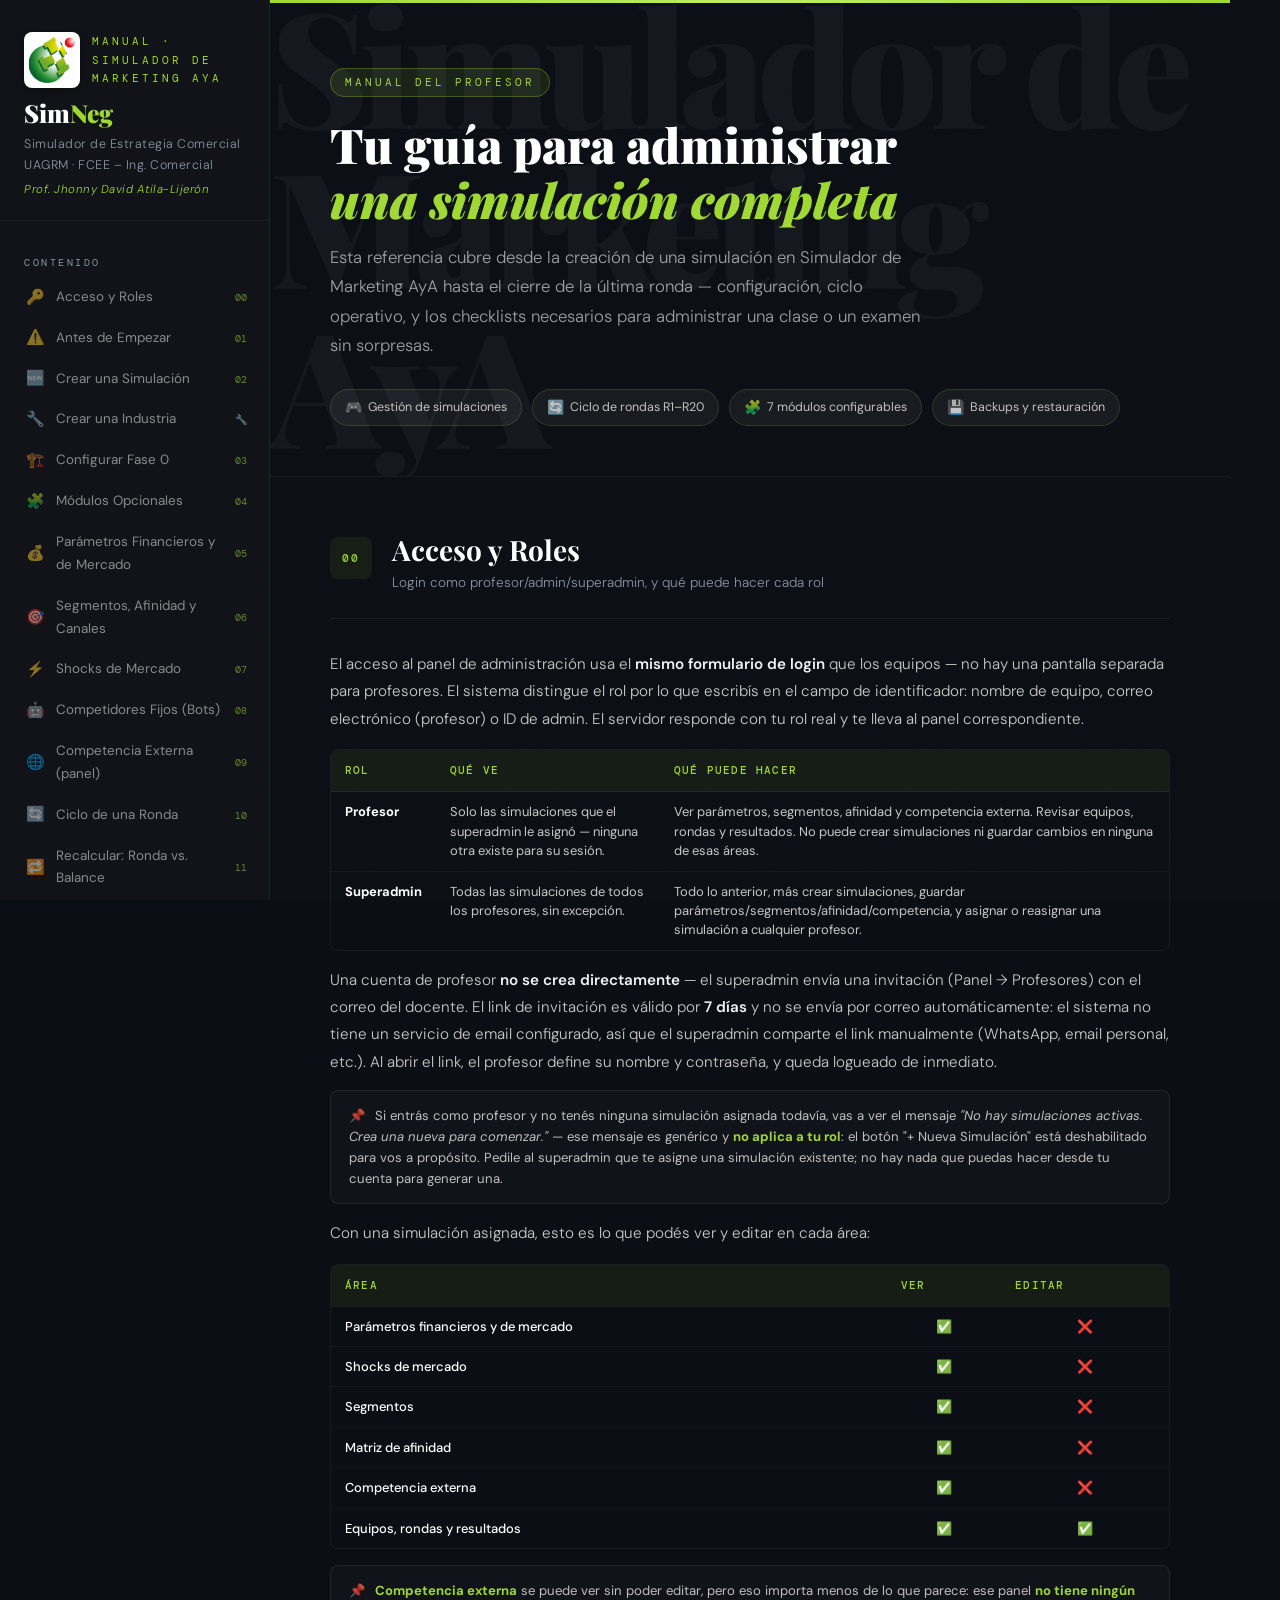
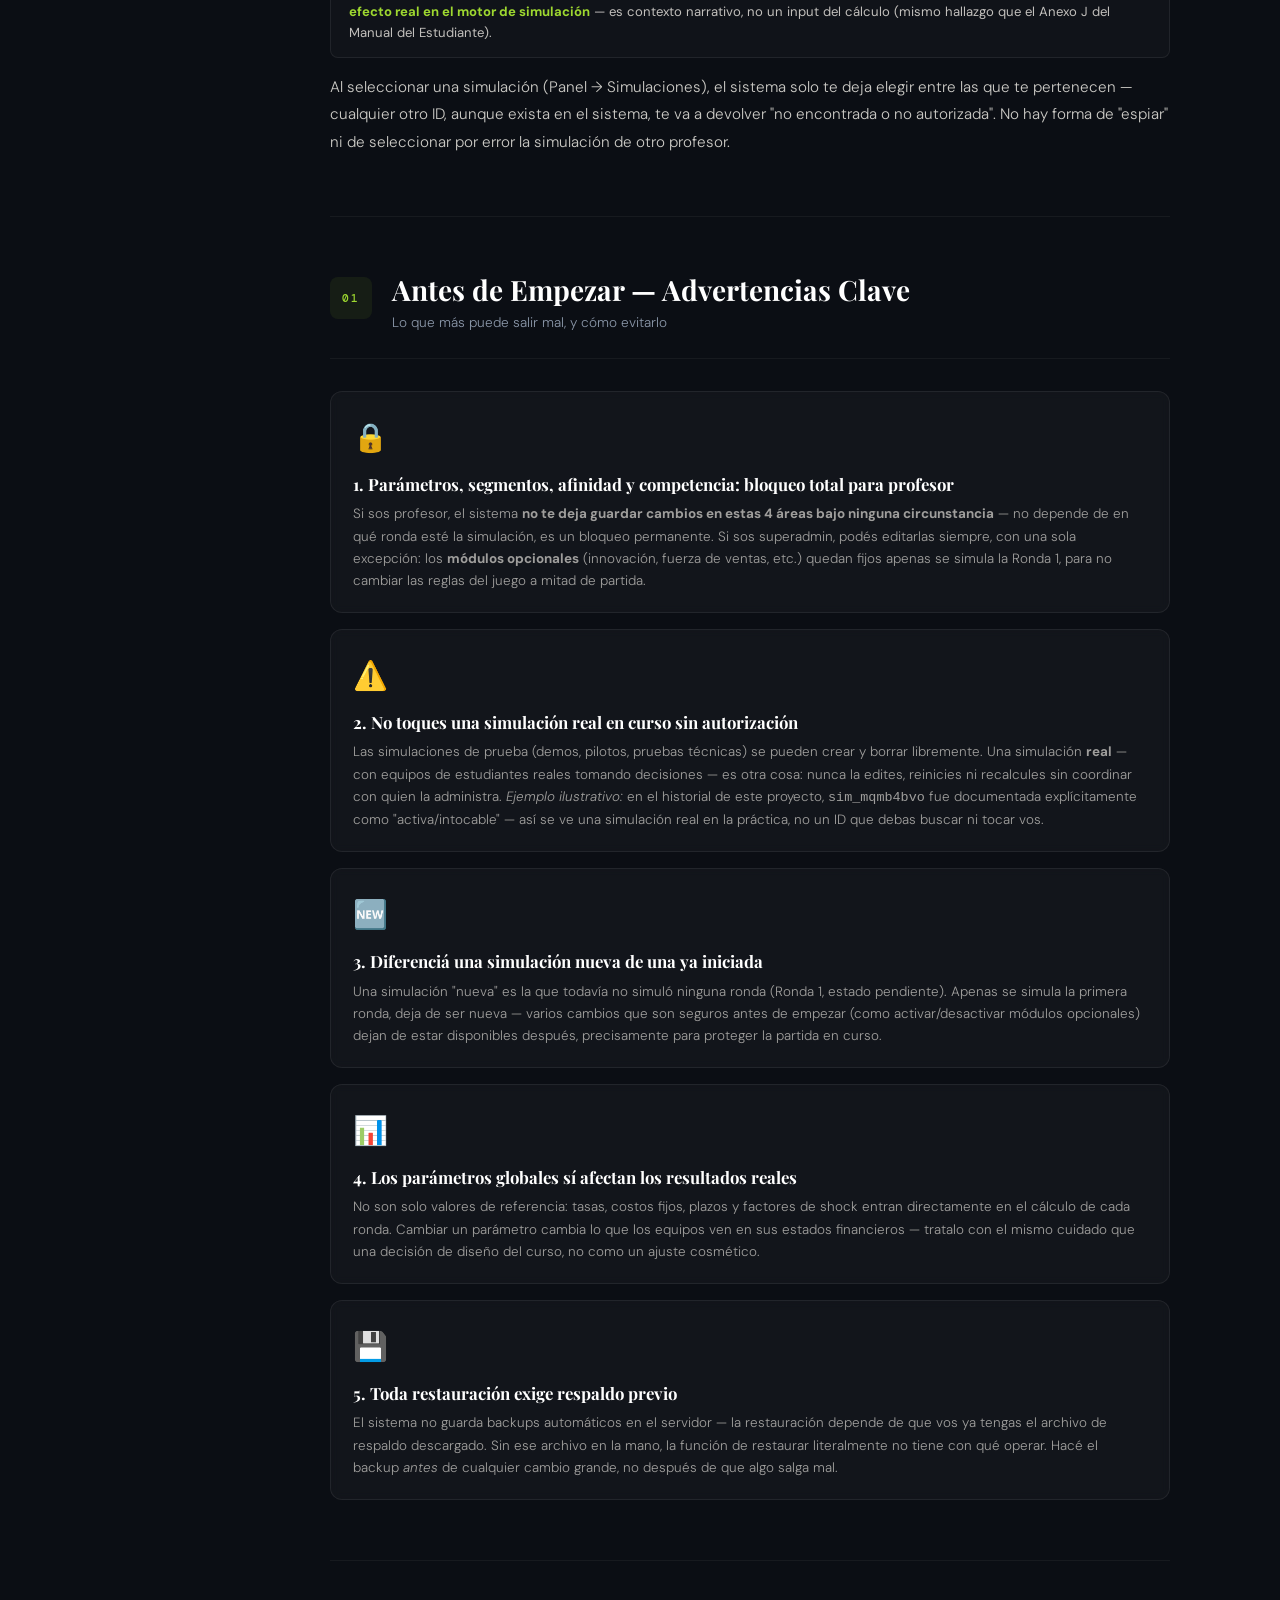
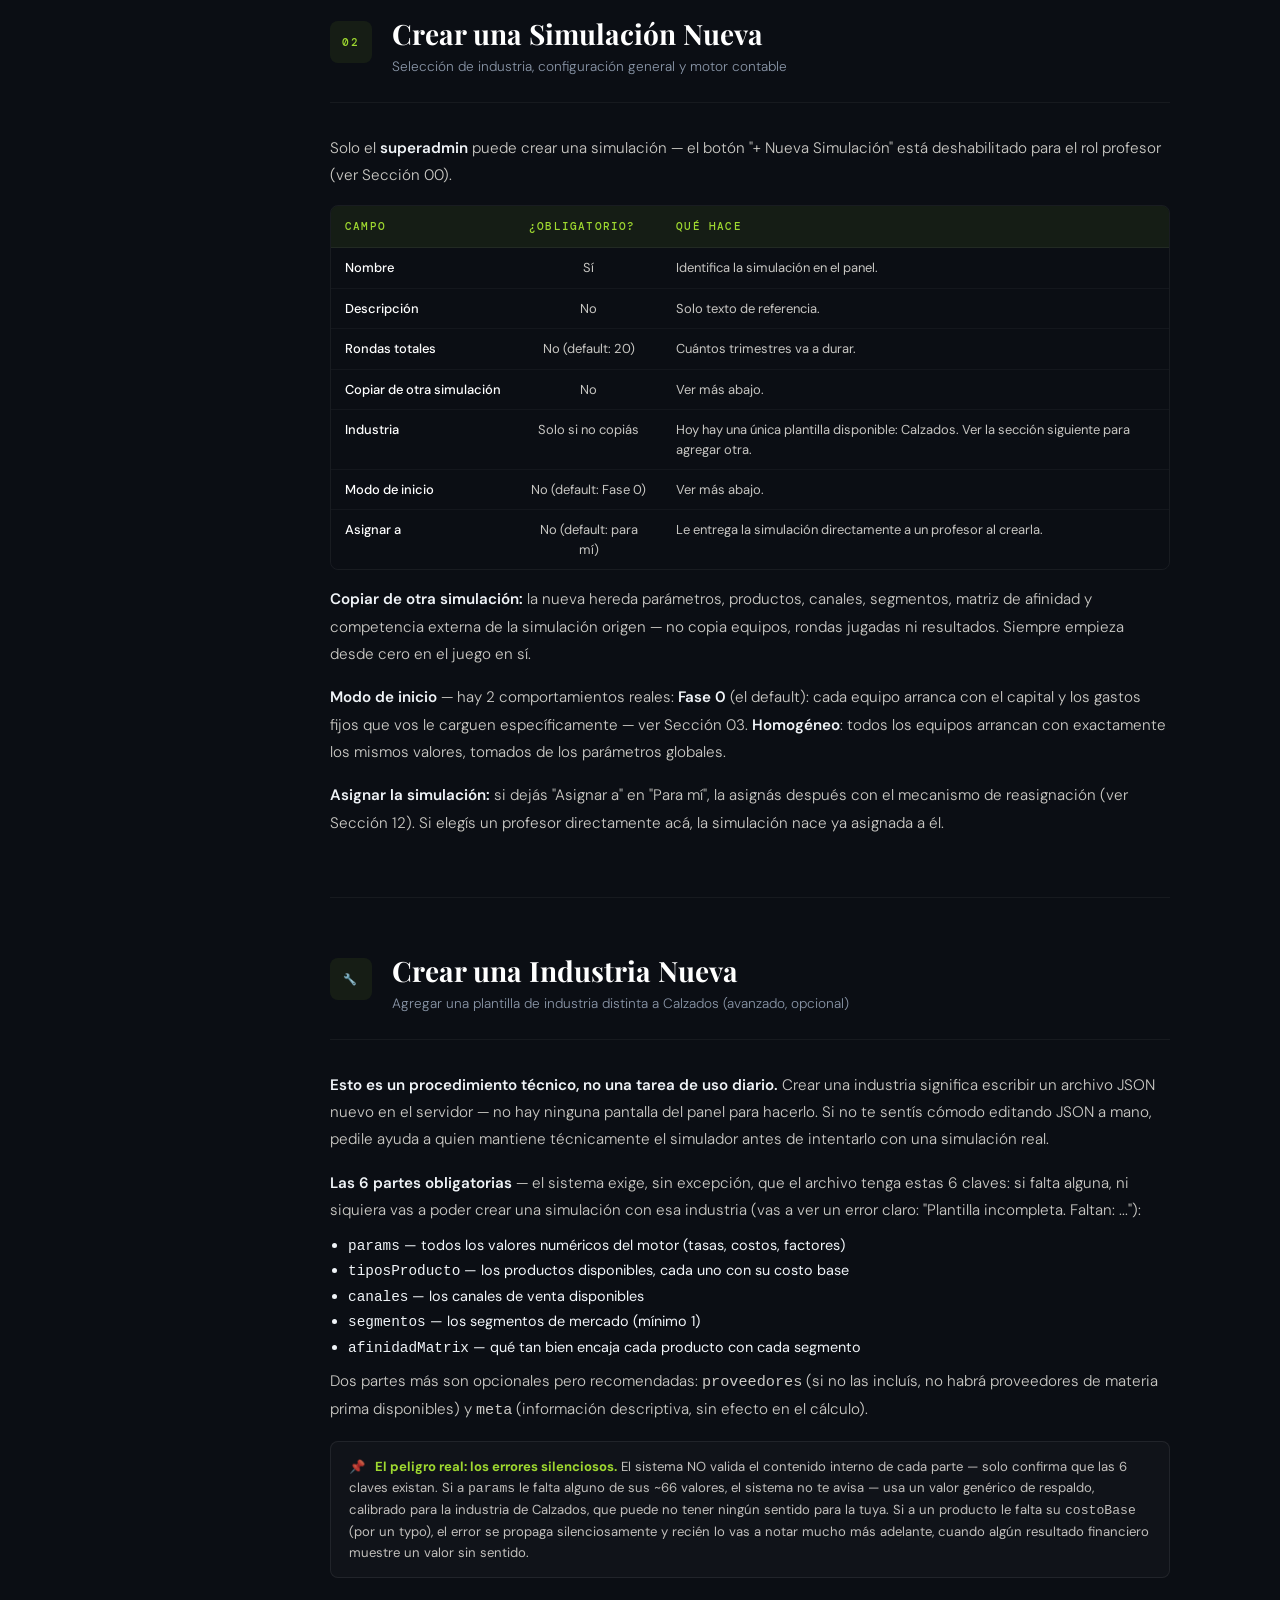
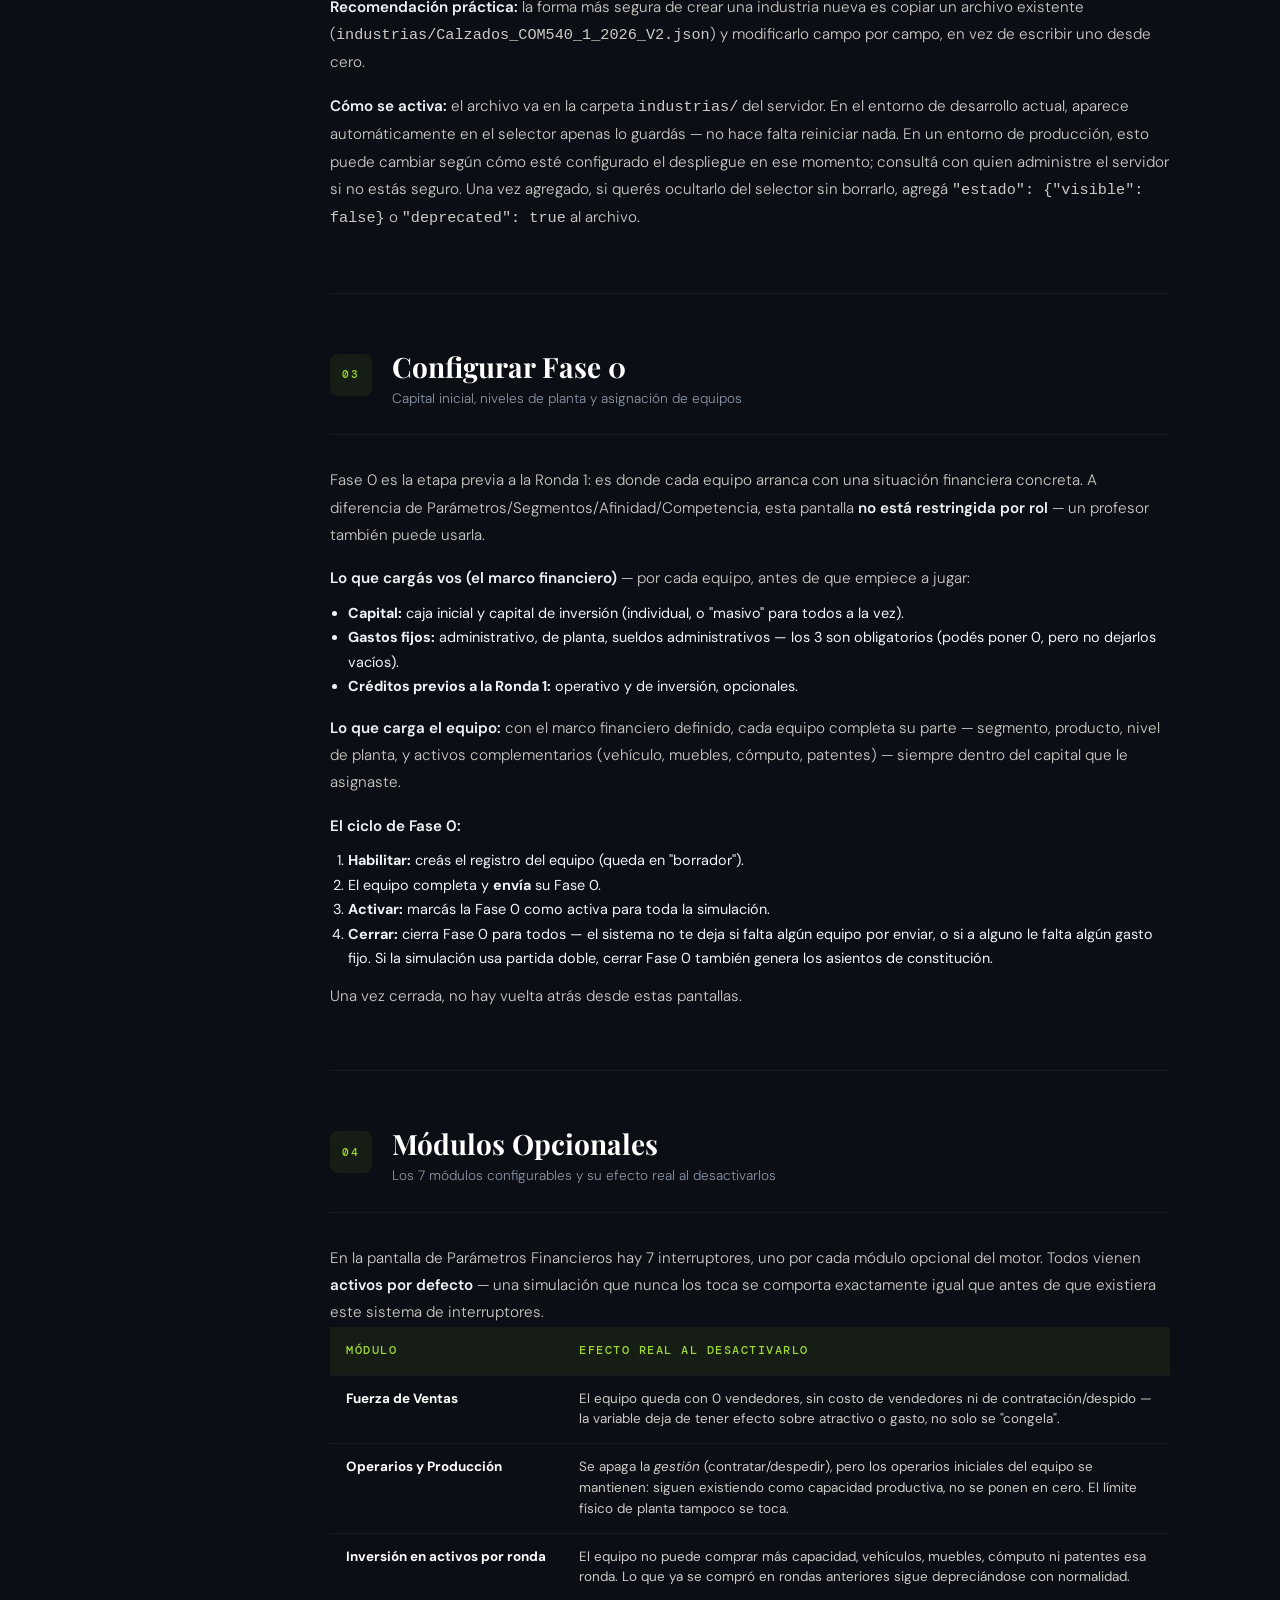
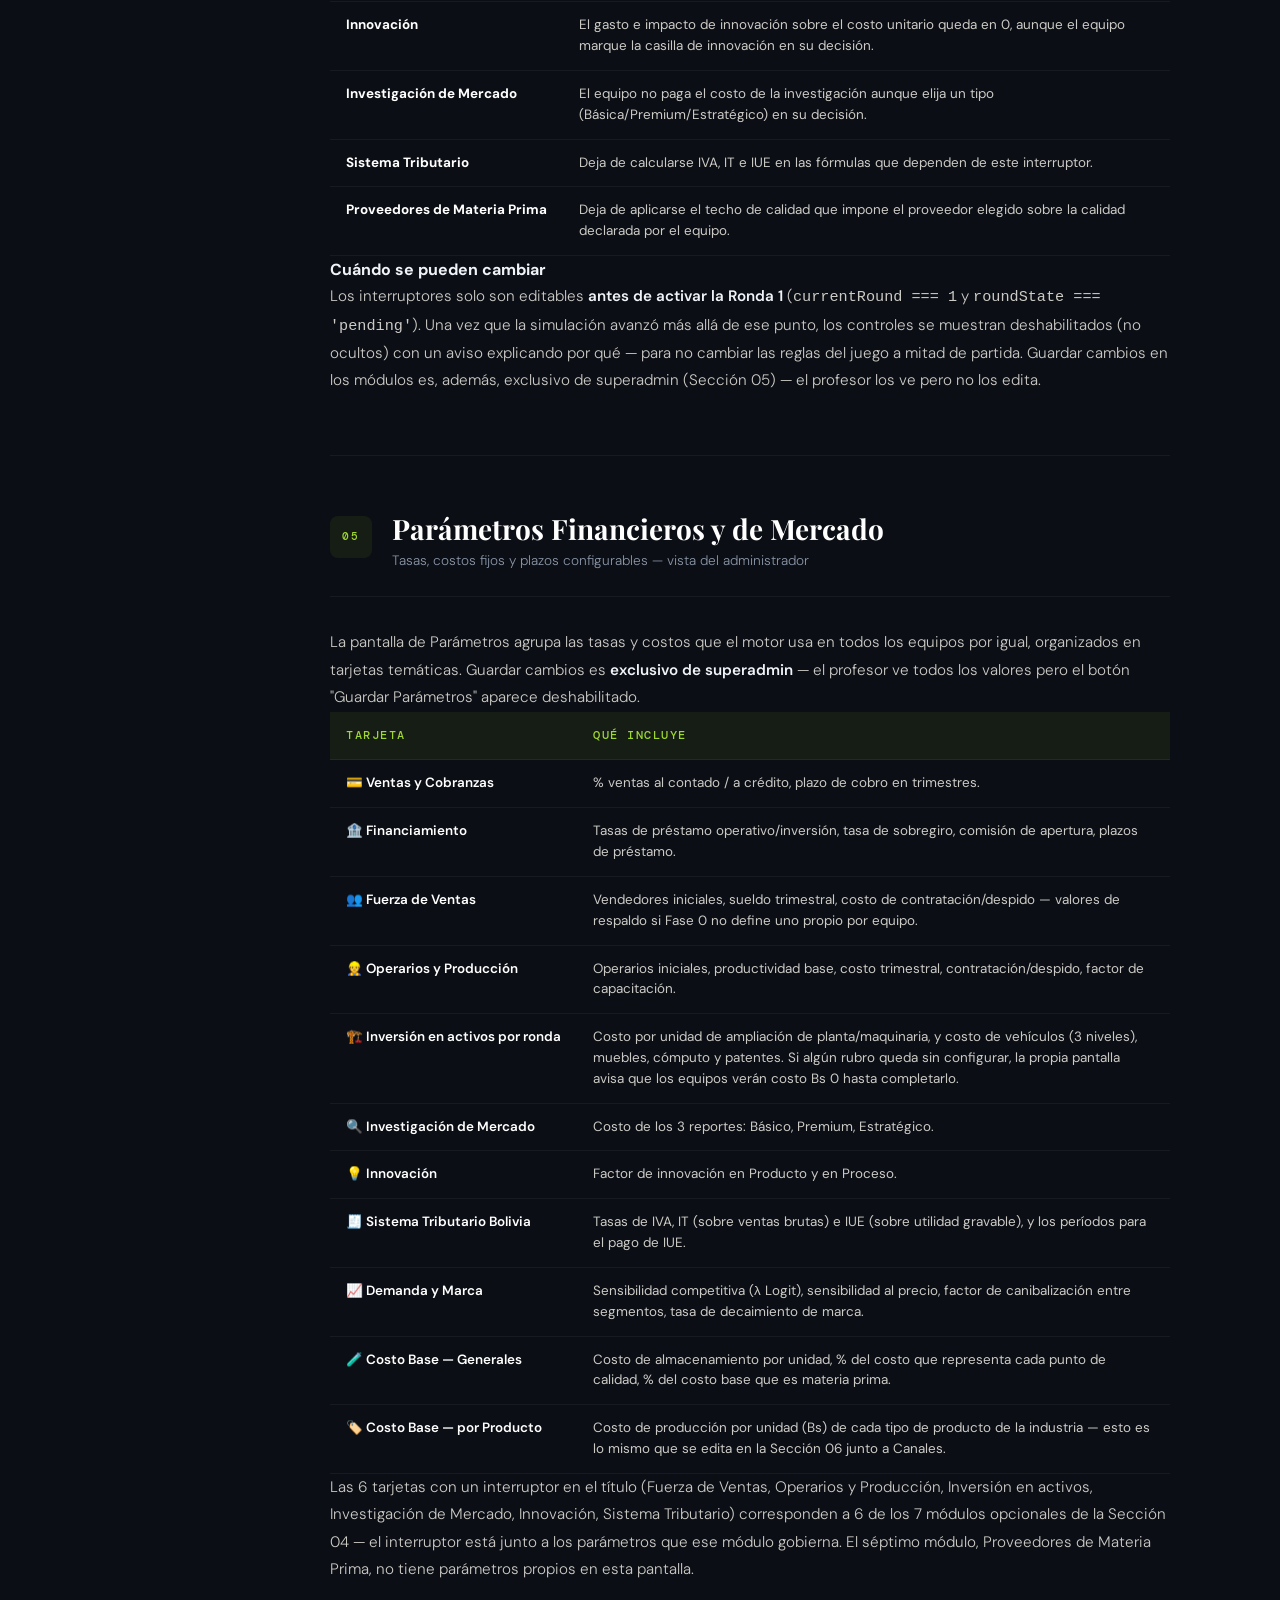
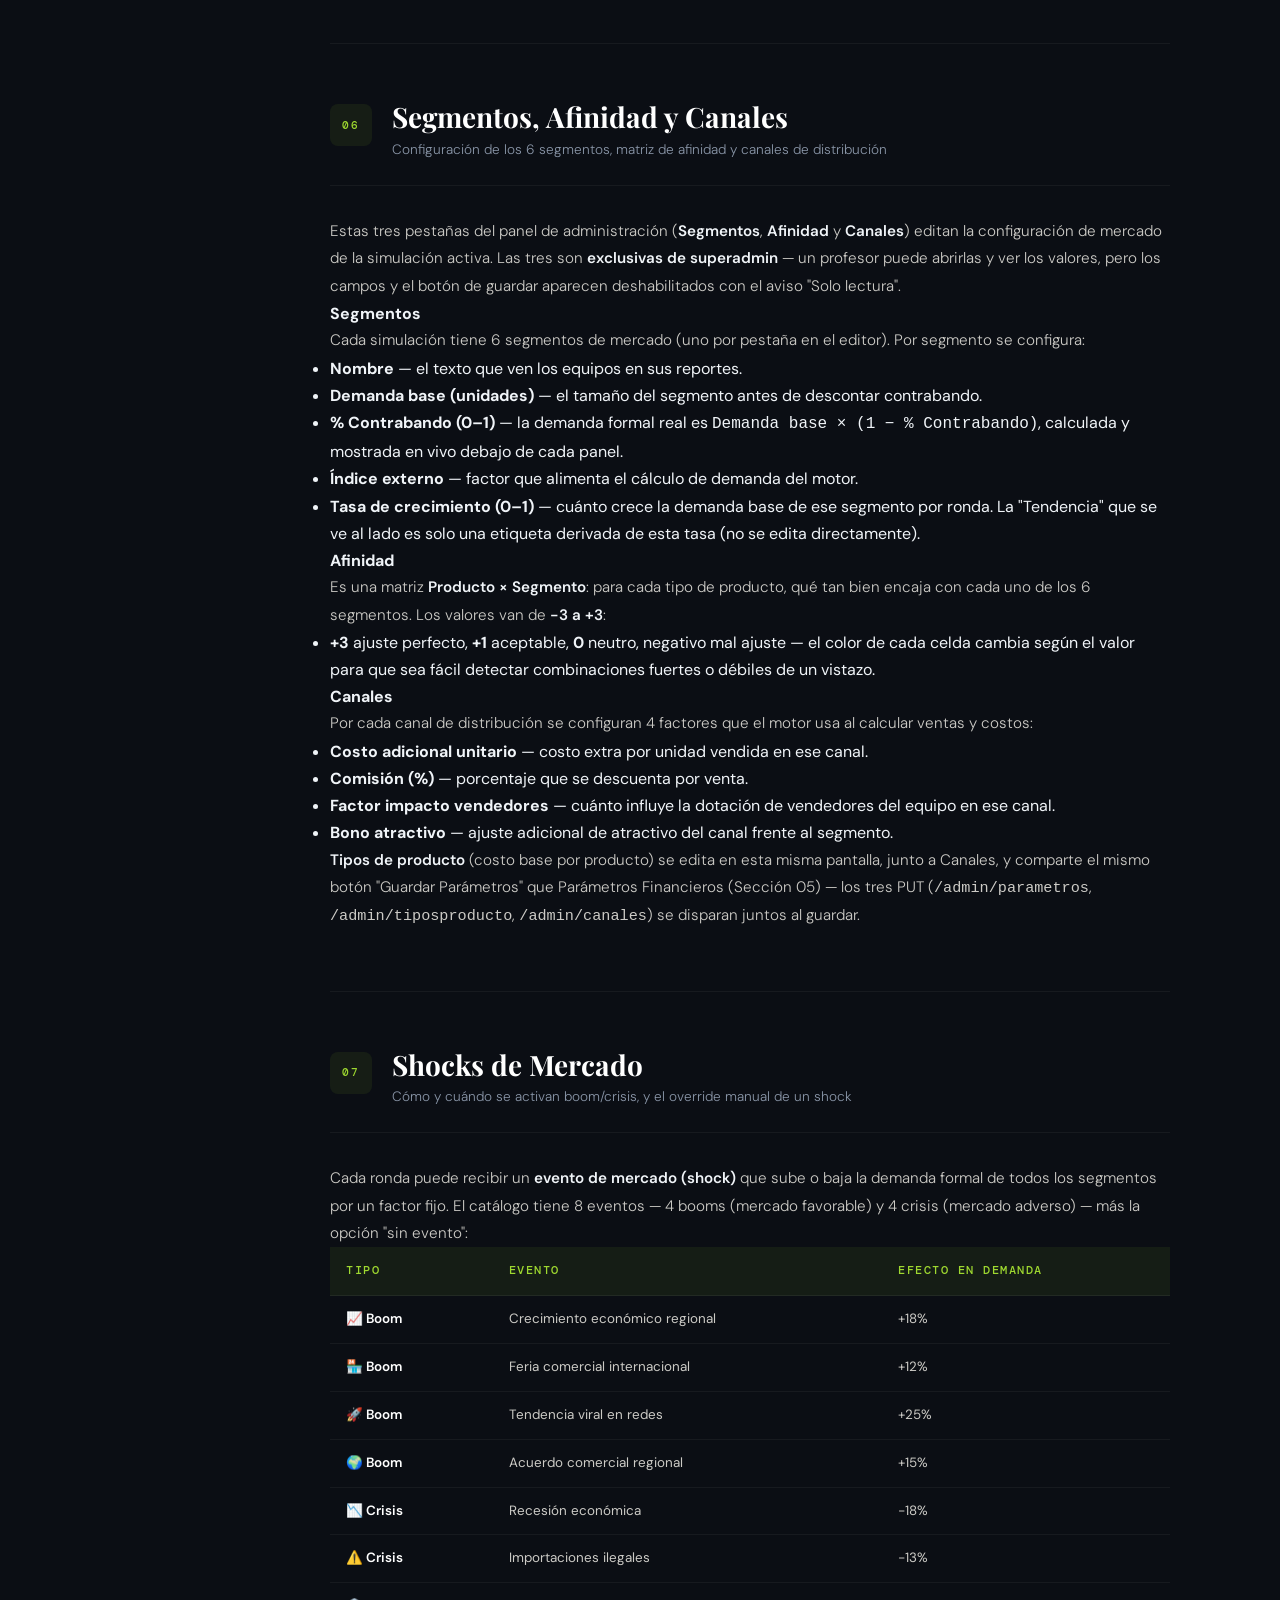
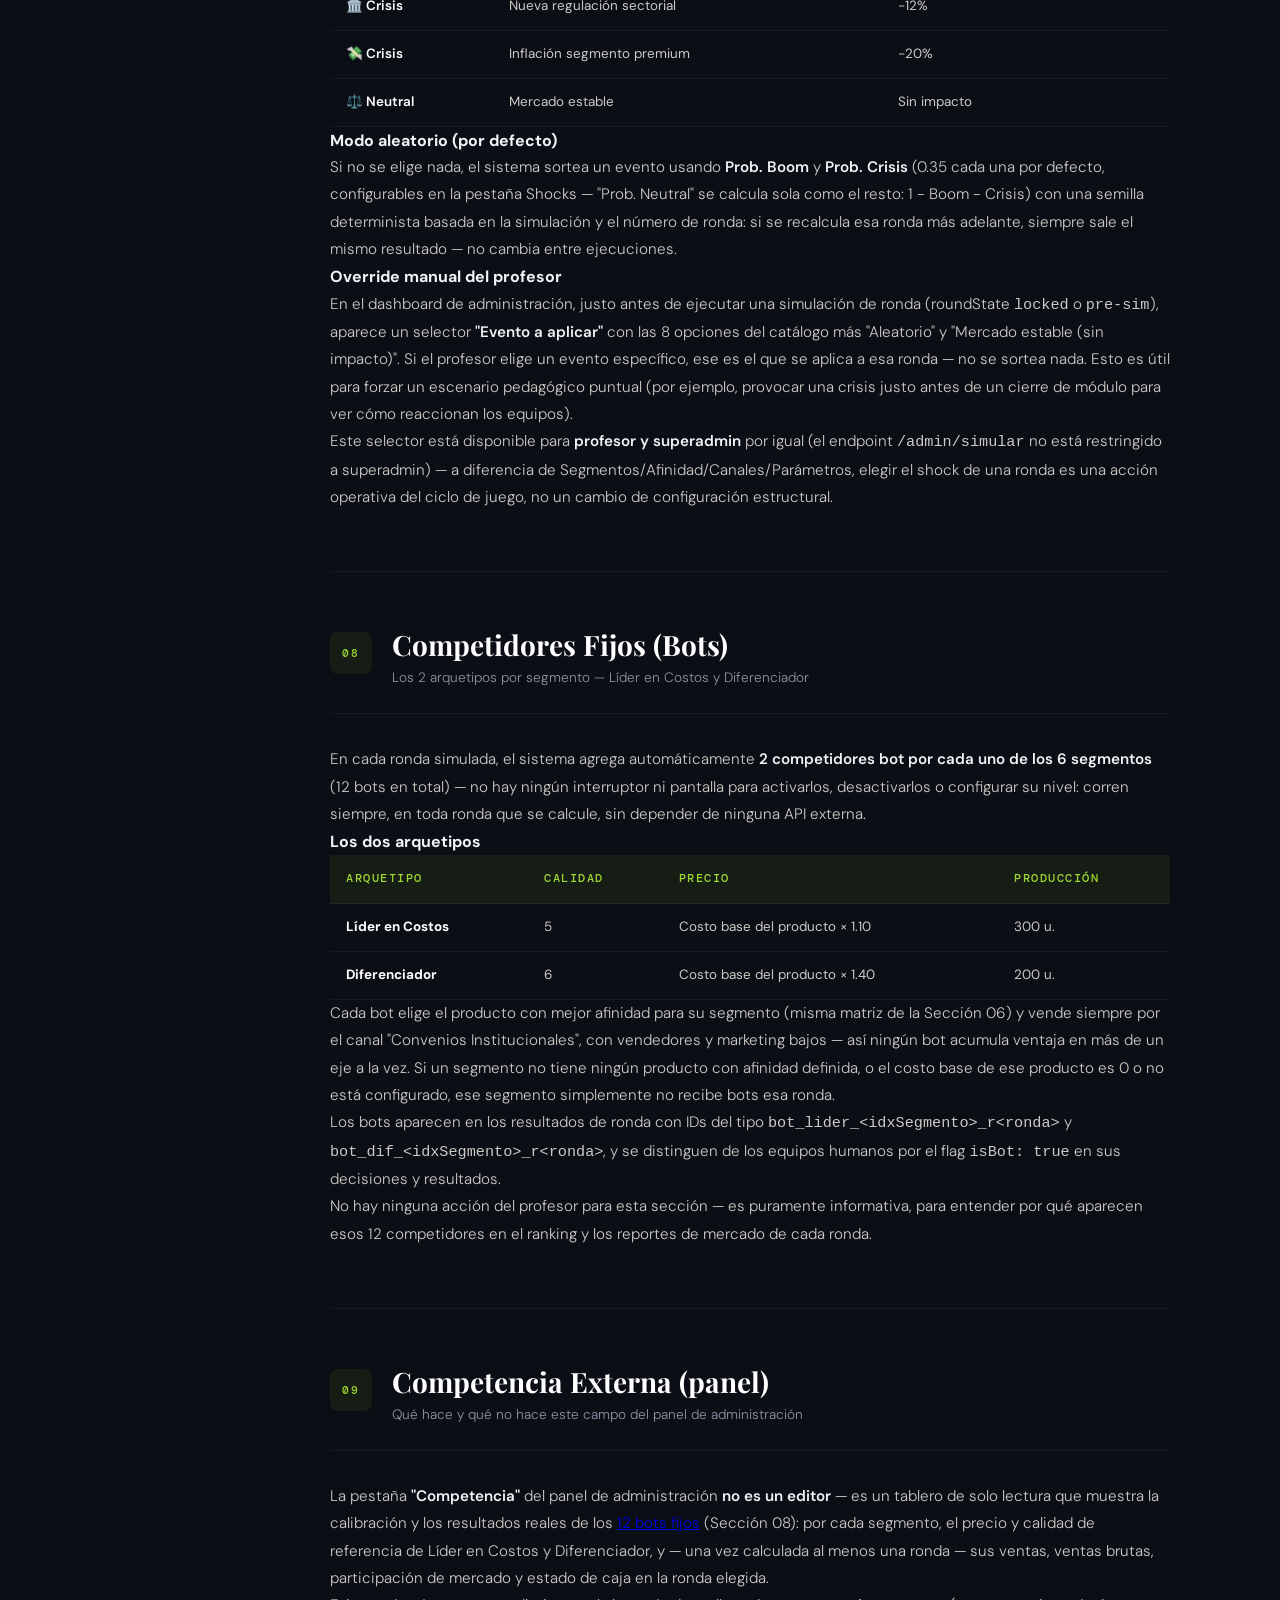
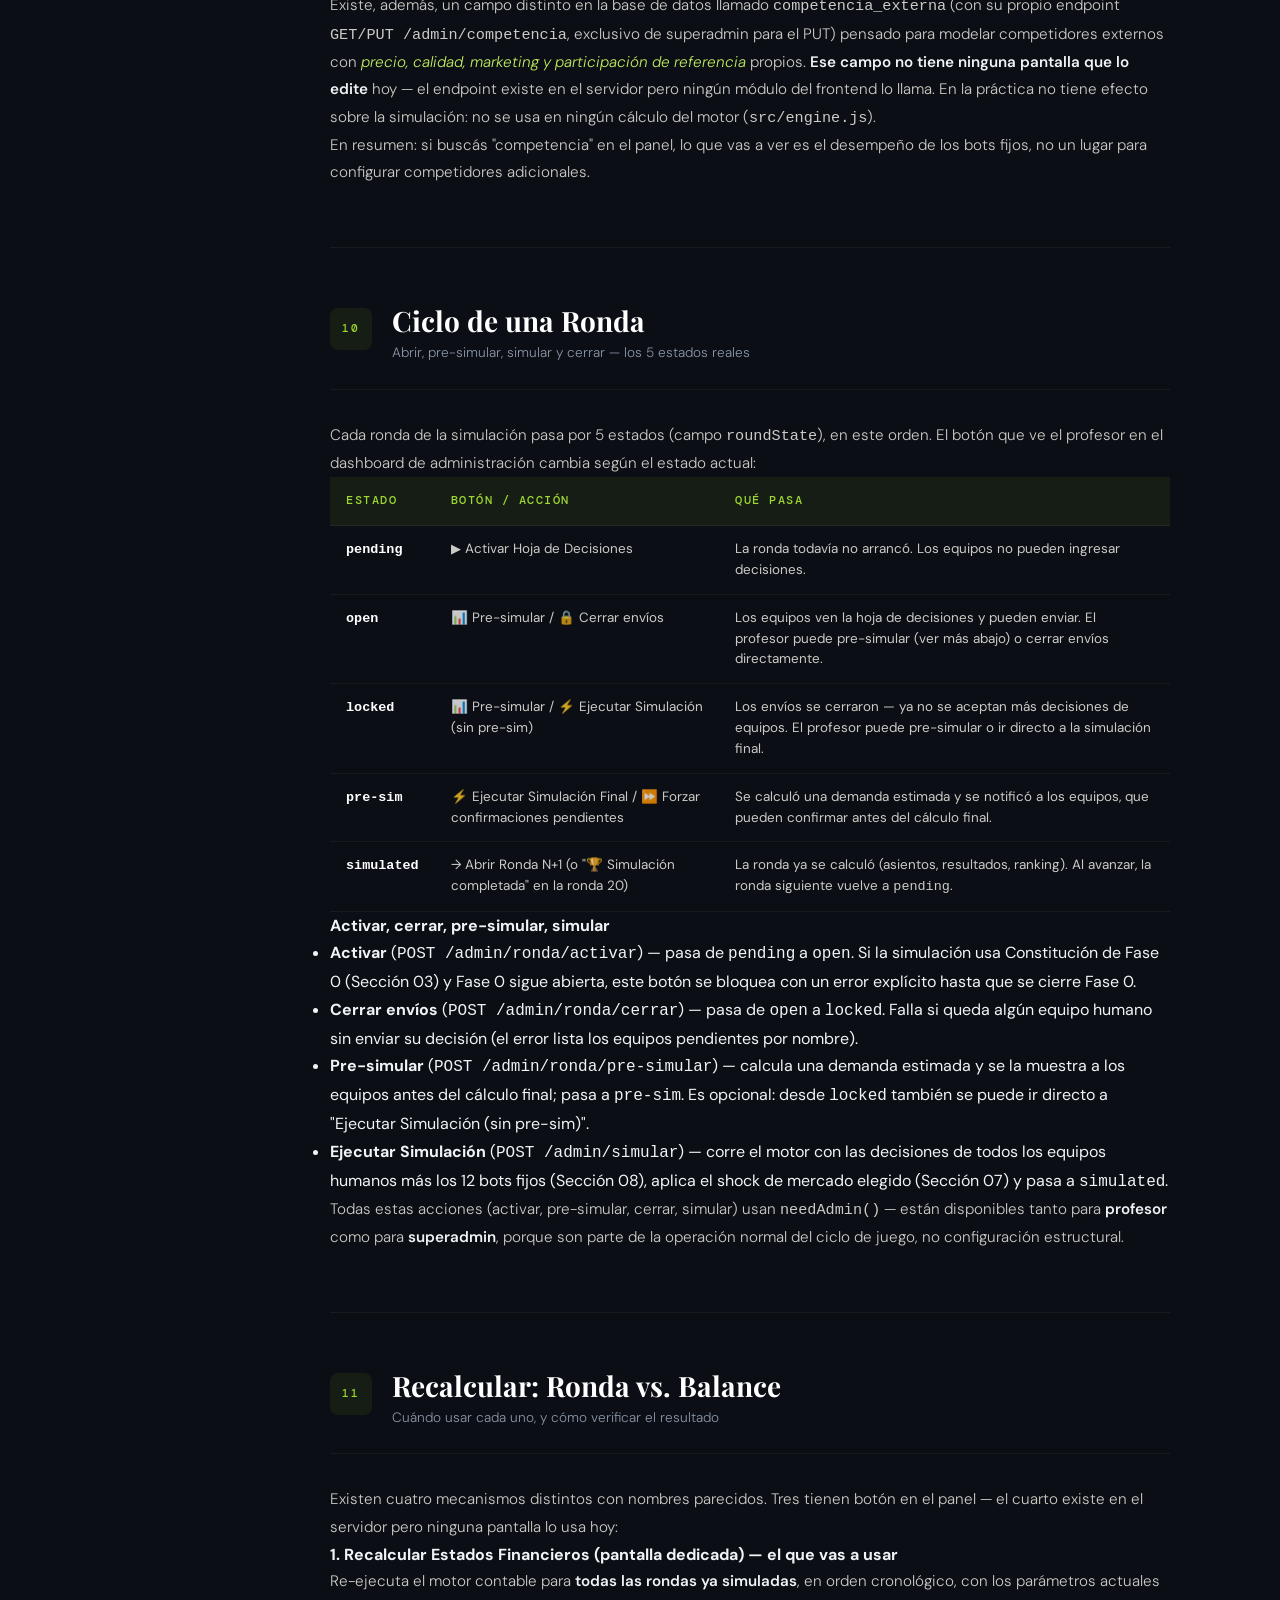
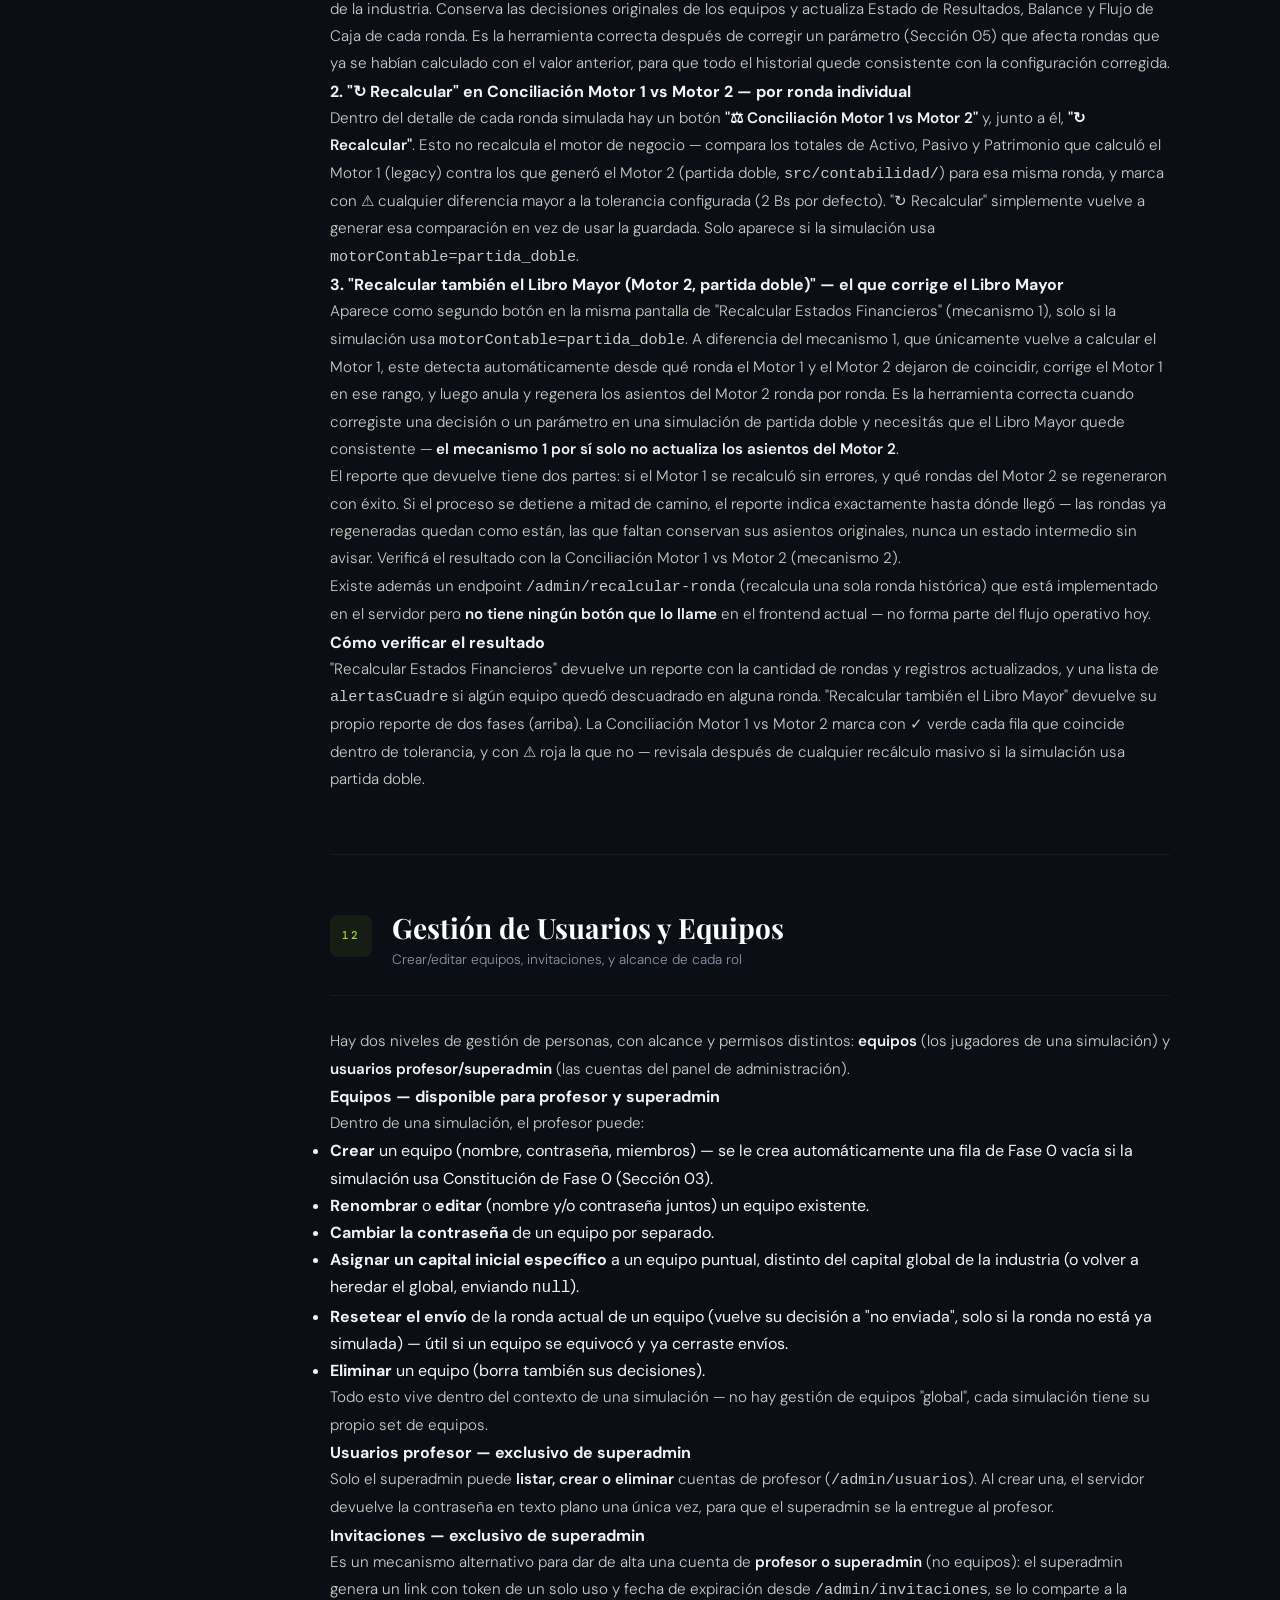
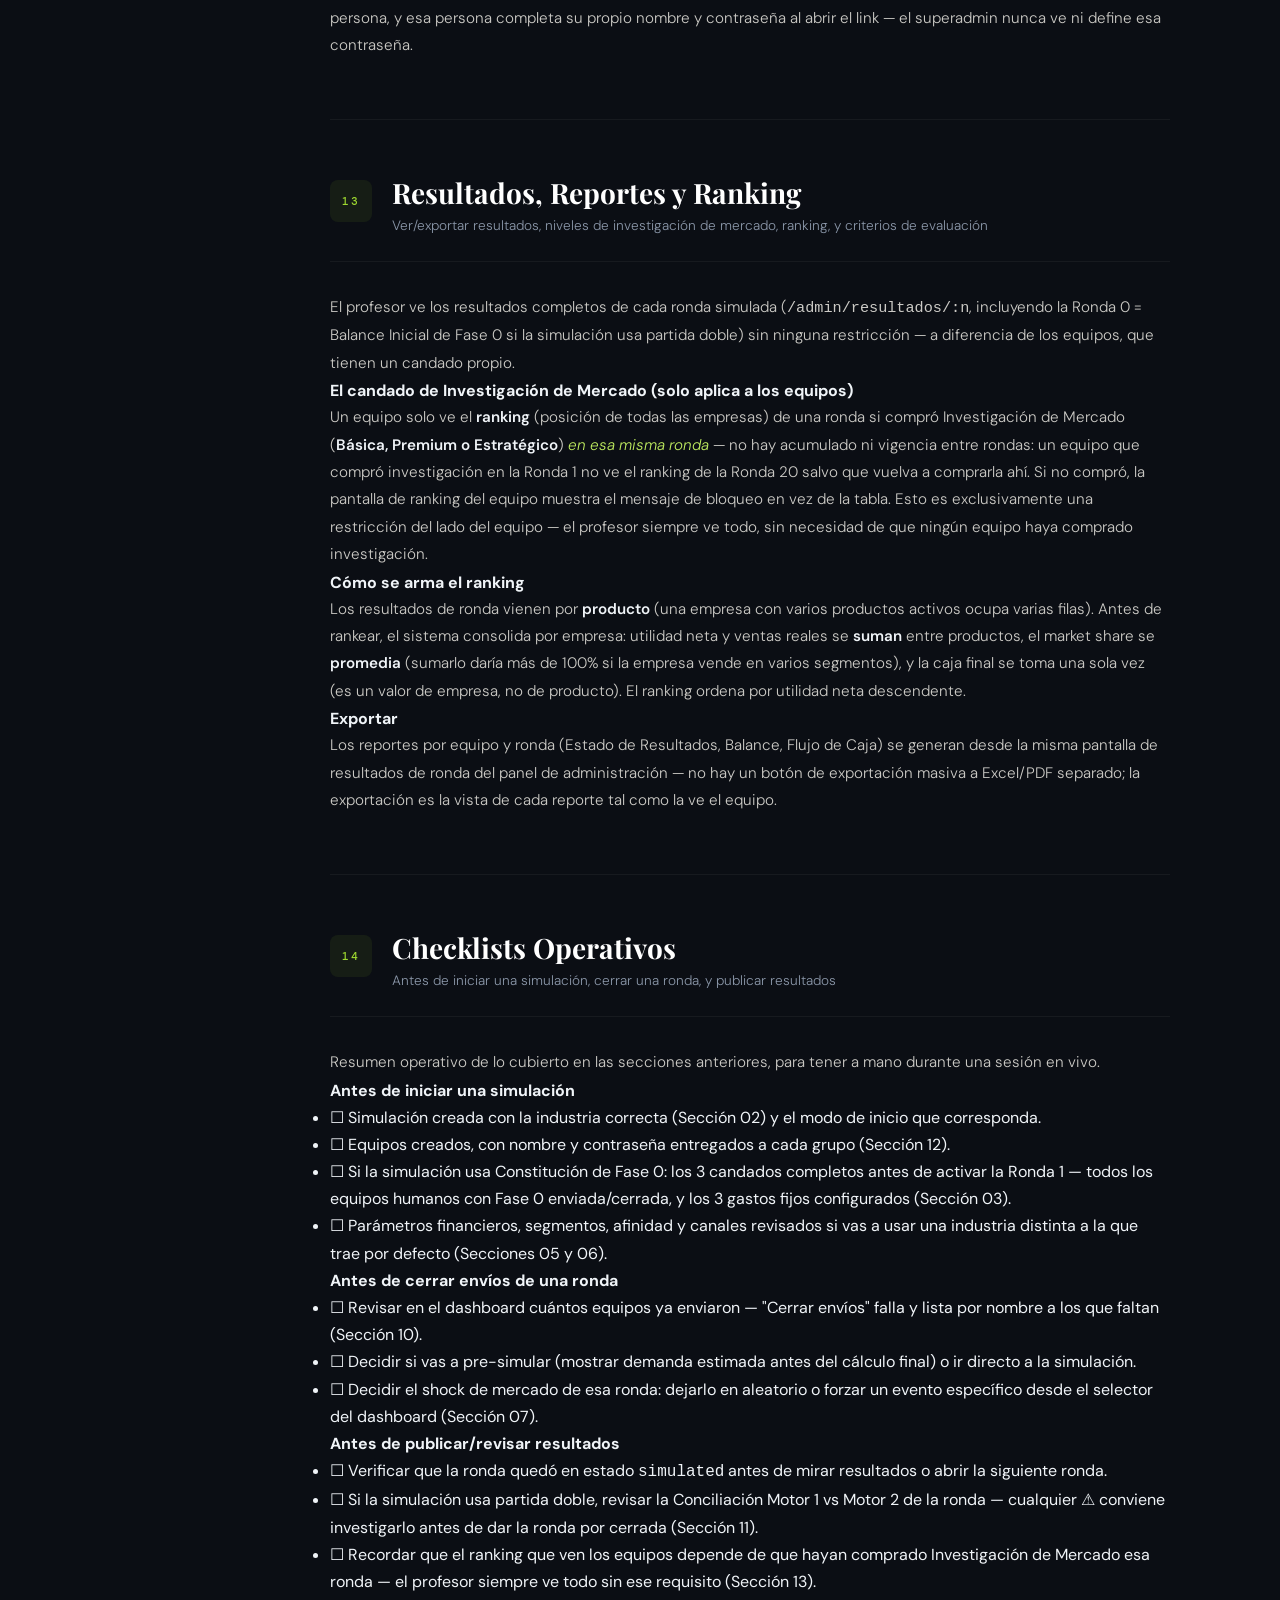
<file: manual-profesor.html>
<!DOCTYPE html>
<html lang="es">
<head>
<meta charset="UTF-8" />
<meta name="viewport" content="width=device-width, initial-scale=1.0" />
<title>Manual del Profesor · Simulador de Marketing AyA</title>
<link rel="preconnect" href="https://fonts.googleapis.com" />
<link rel="preconnect" href="https://fonts.gstatic.com" crossorigin />
<link href="https://fonts.googleapis.com/css2?family=Playfair+Display:ital,wght@0,700;0,900;1,700&family=DM+Sans:wght@300;400;500;600&family=DM+Mono:wght@400;500&display=swap" rel="stylesheet" />
<style>
  /* ── Variables ─────────────────────────────────── */
  :root {
    --ink:       #0B0E14;
    --ink-2:     #111318;
    --ink-3:     #1A1F2A;
    --gold:      #9ED830;
    --gold-lt:   #C0ED60;
    --gold-pale: #E8F9C0;
    --cream:     #F0F4F8;
    --white:     #FFFFFF;
    --muted:     #8A96A8;
    --accent1:   #9ED830;
    --accent2:   #7BC62F;
    --accent3:   #C0ED60;
    --danger:    #E53935;
    --sidebar-w: 270px;
    --radius:    12px;
    --shadow:    0 8px 40px rgba(0,0,0,0.5);
    --font-disp: 'Playfair Display', Georgia, serif;
    --font-body: 'DM Sans', sans-serif;
    --font-mono: 'DM Mono', monospace;
  }

  /* ── Reset & Base ──────────────────────────────── */
  *, *::before, *::after { box-sizing: border-box; margin: 0; padding: 0; }
  html { scroll-behavior: smooth; font-size: 16px; }

  body {
    background: #0B0E14;
    color: var(--cream);
    font-family: var(--font-body);
    line-height: 1.7;
    min-height: 100vh;
    overflow-x: hidden;
  }

  /* ── Grain overlay ──────────────────────────────── */
  body::before {
    content: '';
    position: fixed;
    inset: 0;
    background-image: url("data:image/svg+xml,%3Csvg viewBox='0 0 512 512' xmlns='http://www.w3.org/2000/svg'%3E%3Cfilter id='n'%3E%3CfeTurbulence type='fractalNoise' baseFrequency='0.75' numOctaves='4' stitchTiles='stitch'/%3E%3C/filter%3E%3Crect width='100%25' height='100%25' filter='url(%23n)' opacity='0.04'/%3E%3C/svg%3E");
    background-size: 200px 200px;
    pointer-events: none;
    z-index: 0;
    opacity: .5;
  }

  /* ── Layout ─────────────────────────────────────── */
  .layout { display: flex; min-height: 100vh; position: relative; z-index: 1; }

  /* ── Sidebar ────────────────────────────────────── */
  .sidebar {
    width: var(--sidebar-w);
    min-height: 100vh;
    background: #111318;
    border-right: 1px solid rgba(125,194,66,0.12);
    position: fixed;
    top: 0; left: 0; bottom: 0;
    display: flex;
    flex-direction: column;
    overflow-y: auto;
    z-index: 100;
    transition: transform .3s ease;
  }

  .sidebar-logo {
    padding: 32px 24px 20px;
    border-bottom: 1px solid rgba(255,255,255,0.05);
  }
  .sidebar-logo .sim-tag {
    font-family: var(--font-mono);
    font-size: 11px;
    letter-spacing: 3px;
    color: var(--gold);
    text-transform: uppercase;
    display: block;
    margin-bottom: 8px;
  }
  .sidebar-logo h1 {
    font-family: var(--font-disp);
    font-size: 1.55rem;
    font-weight: 900;
    color: var(--white);
    line-height: 1.2;
  }
  .sidebar-logo h1 span { color: var(--gold); }

  .sidebar-subtitle {
    font-size: .78rem;
    color: var(--muted);
    margin-top: 6px;
    font-weight: 300;
    letter-spacing: .5px;
  }

  .sidebar-nav { padding: 20px 0; flex: 1; }
  .nav-section-label {
    font-family: var(--font-mono);
    font-size: 9.5px;
    letter-spacing: 2.5px;
    color: var(--muted);
    text-transform: uppercase;
    padding: 14px 24px 6px;
  }

  .nav-item {
    display: flex;
    align-items: center;
    gap: 10px;
    padding: 9px 22px;
    color: rgba(255,255,255,0.5);
    text-decoration: none;
    font-size: .84rem;
    font-weight: 400;
    cursor: pointer;
    border-left: 2px solid transparent;
    border-radius: 0 6px 6px 0;
    transition: all .2s ease;
  }
  .nav-item:hover {
    color: rgba(255,255,255,0.85);
    background: rgba(255,255,255,0.03);
    border-left-color: rgba(158,216,48,0.5);
  }
  .nav-item.active {
    color: #9ED830;
    background: rgba(158,216,48,0.08);
    border-left-color: #9ED830;
    font-weight: 600;
  }
  .nav-item .nav-icon {
    width: 22px; height: 22px;
    display: flex; align-items: center; justify-content: center;
    font-size: 15px; flex-shrink: 0;
  }
  .nav-item .nav-num {
    font-family: var(--font-mono);
    font-size: 10px;
    color: #9ED830;
    opacity: .6;
    margin-left: auto;
    flex-shrink: 0;
  }

  .sidebar-footer {
    padding: 18px 24px;
    border-top: 1px solid rgba(125,194,66,0.09);
  }
  .sidebar-footer p {
    font-size: .72rem;
    color: var(--muted);
    line-height: 1.5;
  }
  .sidebar-footer strong { color: #9ED830; }

  /* ── Mobile sidebar toggle ─────────────────────── */
  .menu-toggle {
    display: none;
    position: fixed;
    top: 16px; left: 16px;
    z-index: 200;
    background: var(--ink-2);
    border: 1px solid rgba(255,255,255,0.12);
    color: var(--gold);
    width: 44px; height: 44px;
    border-radius: 8px;
    cursor: pointer;
    font-size: 20px;
    align-items: center; justify-content: center;
  }

  /* ── Main content ───────────────────────────────── */
  .main {
    margin-left: var(--sidebar-w);
    flex: 1;
    padding: 0 0 80px;
    max-width: 960px;
  }

  /* ── Hero ───────────────────────────────────────── */
  .hero {
    padding: 64px 60px 50px;
    position: relative;
    overflow: hidden;
    border-bottom: 1px solid rgba(125,194,66,0.09);
  }
  .hero::before {
    content: 'Simulador de Marketing AyA';
    position: absolute;
    right: -10px; top: -20px;
    font-family: var(--font-disp);
    font-size: 160px;
    font-weight: 900;
    color: rgba(255,255,255,0.04);
    letter-spacing: -8px;
    pointer-events: none;
    line-height: 1;
  }
  .hero-tag {
    font-family: var(--font-mono);
    font-size: 11px;
    letter-spacing: 3px;
    color: #9ED830;
    text-transform: uppercase;
    display: inline-block;
    background: rgba(158,216,48,0.1);
    border: 1px solid rgba(158,216,48,0.3);
    padding: 4px 14px;
    border-radius: 100px;
    margin-bottom: 20px;
  }
  .hero h2 {
    font-family: var(--font-disp);
    font-size: clamp(2rem, 4vw, 3rem);
    font-weight: 900;
    line-height: 1.15;
    color: var(--white);
    margin-bottom: 16px;
  }
  .hero h2 em { color: #9ED830; font-style: italic; }
  .hero-desc {
    font-size: 1.05rem;
    color: rgba(255,255,255,0.6);
    max-width: 600px;
    line-height: 1.75;
    font-weight: 300;
  }
  .hero-badges {
    display: flex; flex-wrap: wrap; gap: 10px;
    margin-top: 28px;
  }
  .badge {
    display: inline-flex; align-items: center; gap: 6px;
    background: rgba(255,255,255,0.05);
    border: 1px solid rgba(125,194,66,0.2);
    padding: 6px 14px;
    border-radius: 100px;
    font-size: .78rem;
    color: rgba(253,250,243,0.75);
    font-weight: 400;
  }
  .badge span { font-size: 14px; }

  /* ── Progress bar decorative ───────────────────── */
  .progress-bar-deco {
    height: 3px;
    background: linear-gradient(90deg, #9ED830, #C0ED60, #9ED830);
    width: 100%;
  }

  /* ── Sections ───────────────────────────────────── */
  .section {
    padding: 56px 60px 20px;
    opacity: 0;
    transform: translateY(20px);
    transition: opacity .5s ease, transform .5s ease;
  }
  .section.visible { opacity: 1; transform: translateY(0); }

  .section-header {
    display: flex; align-items: flex-start; gap: 20px;
    margin-bottom: 32px;
    padding-bottom: 24px;
    border-bottom: 1px solid rgba(255,255,255,0.05);
  }
  .section-num {
    font-family: var(--font-mono);
    font-size: 11px;
    letter-spacing: 2px;
    color: #9ED830;
    background: rgba(158,216,48,0.08);
    width: 42px; height: 42px;
    border-radius: 8px;
    display: flex; align-items: center; justify-content: center;
    flex-shrink: 0;
    font-weight: 500;
    margin-top: 4px;
  }
  .section-title-block h3 {
    font-family: var(--font-disp);
    font-size: 1.75rem;
    font-weight: 700;
    color: var(--white);
    line-height: 1.2;
  }
  .section-title-block p {
    font-size: .85rem;
    color: var(--muted);
    margin-top: 4px;
    font-weight: 300;
  }

  /* ── Prose ──────────────────────────────────────── */
  .prose {
    font-size: .95rem;
    color: rgba(253,250,243,0.8);
    line-height: 1.8;
    font-weight: 300;
  }
  .prose strong { color: var(--cream); font-weight: 600; }
  .prose em { color: var(--gold-lt); font-style: italic; }

  /* ── Cards grid ─────────────────────────────────── */
  .cards-grid {
    display: grid;
    grid-template-columns: repeat(auto-fill, minmax(280px, 1fr));
    gap: 16px;
    margin-top: 24px;
  }
  .card {
    background: rgba(255,255,255,0.03);
    border: 1px solid rgba(255,255,255,0.07);
    border-radius: var(--radius);
    padding: 22px 22px 20px;
    transition: all .25s ease;
    cursor: default;
    position: relative;
    overflow: hidden;
    backdrop-filter: blur(4px);
  }
  .card::before {
    content: '';
    position: absolute;
    top: 0; left: 0; right: 0;
    height: 2px;
    border-radius: var(--radius) var(--radius) 0 0;
    background: var(--card-accent, var(--gold));
    opacity: 0;
    transition: opacity .25s ease;
  }
  .card:hover { 
    background: rgba(255,255,255,0.06);
    border-color: rgba(125,194,66,0.2);
    transform: translateY(-2px);
    box-shadow: 0 12px 32px rgba(0,0,0,0.6);
  }
  .card:hover::before { opacity: 1; }
  .card-icon { font-size: 28px; margin-bottom: 12px; display: block; }
  .card h4 {
    font-family: var(--font-disp);
    font-size: 1.05rem;
    font-weight: 700;
    color: var(--white);
    margin-bottom: 8px;
    line-height: 1.3;
  }
  .card p {
    font-size: .84rem;
    color: rgba(253,250,243,0.6);
    line-height: 1.65;
    font-weight: 300;
  }
  .card .ref-tag {
    display: inline-block;
    margin-top: 10px;
    font-size: .72rem;
    font-family: var(--font-mono);
    color: #9ED830;
    background: rgba(158,216,48,0.08);
    padding: 3px 8px;
    border-radius: 4px;
  }

  /* ── KPI Table ──────────────────────────────────── */
  .kpi-table-wrap { overflow-x: auto; margin-top: 24px; border-radius: var(--radius); }
  table {
    width: 100%;
    border-collapse: collapse;
    font-size: .84rem;
  }
  thead {
    background: rgba(158,216,48,0.07);
  }
  thead th {
    padding: 14px 16px;
    text-align: left;
    font-family: var(--font-mono);
    font-size: .73rem;
    letter-spacing: 1.5px;
    text-transform: uppercase;
    color: #9ED830;
    font-weight: 500;
    border-bottom: 1px solid rgba(255,255,255,0.06);
    white-space: nowrap;
  }
  tbody tr {
    border-bottom: 1px solid rgba(255,255,255,0.05);
    transition: background .2s;
  }
  tbody tr:hover { background: rgba(158,216,48,0.04); }
  tbody td {
    padding: 13px 16px;
    color: rgba(253,250,243,0.8);
    vertical-align: top;
    line-height: 1.55;
  }
  tbody td:first-child {
    color: var(--white);
    font-weight: 600;
    white-space: nowrap;
  }
  tbody td .ref-inline {
    display: block;
    font-size: .72rem;
    font-family: var(--font-mono);
    color: var(--gold);
    margin-top: 4px;
    opacity: .8;
  }

  /* ── Process timeline ───────────────────────────── */
  .timeline { margin-top: 24px; position: relative; }
  .timeline::before {
    content: '';
    position: absolute;
    left: 22px; top: 0; bottom: 0;
    width: 2px;
    background: linear-gradient(180deg, var(--gold) 0%, rgba(125,194,66,0.09) 100%);
  }
  .timeline-item {
    display: flex;
    gap: 22px;
    padding-bottom: 28px;
    position: relative;
  }
  .timeline-dot {
    width: 44px; height: 44px;
    border-radius: 50%;
    background: var(--ink-2);
    border: 2px solid var(--gold);
    display: flex; align-items: center; justify-content: center;
    font-size: 16px;
    flex-shrink: 0;
    position: relative;
    z-index: 1;
    box-shadow: 0 0 0 4px var(--ink);
  }
  .timeline-content { padding-top: 8px; }
  .timeline-content h4 {
    font-weight: 600;
    color: var(--white);
    font-size: .95rem;
    margin-bottom: 4px;
  }
  .timeline-content p {
    font-size: .83rem;
    color: var(--muted);
    line-height: 1.55;
  }
  .timeline-step {
    font-family: var(--font-mono);
    font-size: .7rem;
    color: var(--gold);
    text-transform: uppercase;
    letter-spacing: 1.5px;
    display: block;
    margin-bottom: 4px;
  }

  /* ── Decision cards (3.x) ───────────────────────── */
  .decision-grid {
    display: grid;
    grid-template-columns: repeat(auto-fill, minmax(260px, 1fr));
    gap: 14px;
    margin-top: 20px;
  }
  .decision-card {
    background: rgba(255,255,255,0.03);
    border: 1px solid rgba(255,255,255,0.07);
    border-radius: var(--radius);
    padding: 20px;
    position: relative;
    overflow: hidden;
    transition: all .25s ease;
  }
  .decision-card::after {
    content: attr(data-num);
    position: absolute;
    bottom: -10px; right: 10px;
    font-family: var(--font-disp);
    font-size: 72px;
    font-weight: 900;
    color: rgba(255,255,255,0.03);
    line-height: 1;
    pointer-events: none;
  }
  .decision-card:hover {
    background: rgba(255,255,255,0.05);
    border-color: rgba(158,216,48,0.2);
    transform: translateY(-2px);
  }
  .dc-top { display: flex; align-items: center; gap: 10px; margin-bottom: 12px; }
  .dc-icon {
    width: 36px; height: 36px;
    border-radius: 8px;
    display: flex; align-items: center; justify-content: center;
    font-size: 18px;
    flex-shrink: 0;
  }
  .decision-card h4 {
    font-weight: 600;
    font-size: .92rem;
    color: var(--white);
    line-height: 1.3;
  }
  .decision-card .insight {
    font-size: .8rem;
    color: rgba(253,250,243,0.55);
    line-height: 1.6;
    margin-top: 6px;
  }
  .decision-card .tip {
    display: flex; align-items: flex-start; gap: 6px;
    margin-top: 10px;
    background: rgba(255,255,255,0.03);
    border-radius: 6px;
    padding: 8px 10px;
    font-size: .76rem;
    color: var(--gold-lt);
    line-height: 1.5;
  }
  .decision-card .tip::before { content: '→'; flex-shrink: 0; }
  .dc-refs {
    margin-top: 10px;
    font-size: .7rem;
    font-family: var(--font-mono);
    color: #5E8A65;
    line-height: 1.5;
  }

  /* ── Reflection cards ───────────────────────────── */
  .questions-list {
    display: flex;
    flex-direction: column;
    gap: 12px;
    margin-top: 20px;
  }
  .question-item {
    background: rgba(255,255,255,0.025);
    border: 1px solid rgba(255,255,255,0.07);
    border-left: 3px solid var(--q-color, var(--gold));
    border-radius: 0 var(--radius) var(--radius) 0;
    padding: 16px 20px;
    transition: all .2s ease;
    cursor: default;
  }
  .question-item:hover {
    background: rgba(255,255,255,0.05);
    transform: translateX(4px);
  }
  .question-item p {
    font-size: .9rem;
    color: rgba(253,250,243,0.85);
    line-height: 1.65;
    font-weight: 300;
  }
  .question-item strong { color: var(--white); }

  /* ── Tools cards ────────────────────────────────── */
  .tools-grid {
    display: grid;
    grid-template-columns: repeat(auto-fill, minmax(220px, 1fr));
    gap: 14px;
    margin-top: 20px;
  }
  .tool-card {
    background: rgba(255,255,255,0.03);
    border: 1px solid rgba(255,255,255,0.07);
    border-radius: var(--radius);
    padding: 20px;
    text-align: center;
    transition: all .25s ease;
  }
  .tool-card:hover {
    background: rgba(255,255,255,0.06);
    border-color: rgba(125,194,66,0.2);
    transform: translateY(-3px);
    box-shadow: 0 16px 32px rgba(0,0,0,0.3);
  }
  .tool-card .tool-icon { font-size: 36px; margin-bottom: 10px; }
  .tool-card h4 {
    font-weight: 600;
    font-size: .88rem;
    color: var(--white);
    margin-bottom: 6px;
  }
  .tool-card p {
    font-size: .78rem;
    color: var(--muted);
    line-height: 1.5;
  }
  .tool-card .formula {
    margin-top: 10px;
    background: rgba(0,0,0,0.5);
    border-radius: 6px;
    padding: 8px;
    font-family: var(--font-mono);
    font-size: .7rem;
    color: #9ED830;
    line-height: 1.5;
  }

  /* ── Informe final ──────────────────────────────── */
  .report-steps {
    display: grid;
    grid-template-columns: repeat(auto-fill, minmax(200px, 1fr));
    gap: 14px;
    margin-top: 20px;
  }
  .report-step {
    background: rgba(255,255,255,0.03);
    border: 1px solid rgba(255,255,255,0.07);
    border-radius: var(--radius);
    padding: 20px 18px;
    text-align: center;
    transition: all .25s ease;
  }
  .report-step:hover { background: rgba(255,255,255,0.06); transform: translateY(-2px); }
  .report-step .step-n {
    font-family: var(--font-disp);
    font-size: 2rem;
    font-weight: 900;
    color: #9ED830;
    opacity: .4;
    display: block;
    line-height: 1;
    margin-bottom: 8px;
  }
  .report-step h4 {
    font-weight: 600; font-size: .88rem; color: var(--white); margin-bottom: 6px;
  }
  .report-step p { font-size: .78rem; color: var(--muted); line-height: 1.5; }

  /* ── Bibliography ───────────────────────────────── */
  .bib-filter {
    display: flex; flex-wrap: wrap; gap: 8px;
    margin-bottom: 20px;
  }
  .bib-btn {
    padding: 6px 16px;
    border-radius: 100px;
    border: 1px solid rgba(255,255,255,0.12);
    background: transparent;
    color: rgba(253,250,243,0.65);
    font-size: .8rem;
    font-family: var(--font-body);
    cursor: pointer;
    transition: all .2s;
  }
  .bib-btn:hover, .bib-btn.active {
    background: #9ED830;
    border-color: #9ED830;
    color: #0B0E14;
    font-weight: 600;
  }
  .bib-list { display: flex; flex-direction: column; gap: 8px; }
  .bib-item {
    background: rgba(255,255,255,0.025);
    border: 1px solid rgba(255,255,255,0.06);
    border-radius: 8px;
    padding: 12px 16px;
    font-size: .82rem;
    color: rgba(255,255,255,0.6);
    line-height: 1.6;
    transition: all .2s;
  }
  .bib-item:hover { background: rgba(255,255,255,0.05); color: var(--cream); }
  .bib-item .bib-author { color: #9ED830; font-weight: 500; }
  .bib-item .bib-cat {
    display: inline-block;
    font-family: var(--font-mono);
    font-size: .65rem;
    color: var(--muted);
    background: rgba(255,255,255,0.05);
    padding: 2px 7px;
    border-radius: 4px;
    margin-left: 6px;
    vertical-align: middle;
  }
  .bib-item.hidden { display: none; }

  /* ── Back to top ─────────────────────────────────── */
  .back-top {
    position: fixed;
    bottom: 30px; right: 30px;
    width: 44px; height: 44px;
    background: #9ED830;
    color: #0B0E14;
    border: none;
    border-radius: 50%;
    font-size: 20px;
    cursor: pointer;
    display: flex; align-items: center; justify-content: center;
    box-shadow: 0 4px 20px rgba(158,216,48,0.35);
    opacity: 0;
    pointer-events: none;
    transition: all .3s ease;
    z-index: 500;
  }
  .back-top.show { opacity: 1; pointer-events: auto; }
  .back-top:hover { transform: translateY(-3px); box-shadow: 0 8px 28px rgba(158,216,48,0.45); }

  /* ── Divider ─────────────────────────────────────── */
  .divider {
    margin: 40px 60px 0;
    border: none;
    border-top: 1px solid rgba(255,255,255,0.05);
  }

  /* ── Color accent map for decision cards ─────────── */
  .dc-blue  { background: rgba(255,255,255,0.05); }
  .dc-green { background: rgba(158,216,48,0.08); }
  .dc-gold  { background: rgba(125,194,66,0.12); }
  .dc-purple{ background: rgba(255,255,255,0.05); }
  .dc-red   { background: rgba(229,57,53,0.1);   }

  /* ── Responsive ─────────────────────────────────── */
  @media (max-width: 900px) {
    .sidebar { transform: translateX(-100%); }
    .sidebar.open { transform: translateX(0); }
    .main { margin-left: 0; max-width: 100%; }
    .menu-toggle { display: flex; }
    .hero, .section { padding-left: 24px; padding-right: 24px; }
    .hero::before { display: none; }
    .divider { margin-left: 24px; margin-right: 24px; }
  }

  /* ── Annexes ────────────────────────────────────── */
  .annex-hero {
    background: rgba(255,255,255,0.02);
    border: 1px solid rgba(255,255,255,0.07);
    border-radius: var(--radius);
    padding: 28px 32px;
    margin-bottom: 36px;
  }
  .annex-hero h3 {
    font-family: var(--font-disp);
    font-size: 1.4rem;
    font-weight: 900;
    color: #9ED830;
    margin-bottom: 8px;
  }
  .annex-hero p { font-size: .88rem; color: var(--muted); line-height: 1.6; }
  .annex-index-grid {
    display: grid;
    grid-template-columns: repeat(auto-fill, minmax(180px, 1fr));
    gap: 10px;
    margin-top: 20px;
  }
  .annex-index-item {
    background: rgba(255,255,255,0.02);
    border: 1px solid rgba(255,255,255,0.06);
    border-radius: 8px;
    padding: 12px 14px;
    text-decoration: none;
    transition: all .2s;
    display: flex;
    align-items: flex-start;
    gap: 10px;
  }
  .annex-index-item:hover {
    background: rgba(158,216,48,0.06);
    border-color: rgba(158,216,48,0.3);
    transform: translateY(-1px);
  }
  .anx-letter {
    font-family: var(--font-mono);
    font-size: 1.1rem;
    font-weight: 700;
    color: #9ED830;
    flex-shrink: 0;
    line-height: 1;
    padding-top: 2px;
  }
  .anx-title { font-size: .78rem; color: rgba(253,250,243,0.75); line-height: 1.4; }

  /* Annex sub-section */
  .annex-section {
    margin-top: 40px;
    padding-top: 32px;
    border-top: 1px solid rgba(255,255,255,0.05);
  }
  .annex-section-header {
    display: flex; align-items: flex-start; gap: 16px;
    margin-bottom: 24px;
  }
  .anx-badge {
    font-family: var(--font-mono);
    font-size: 13px;
    font-weight: 700;
    color: #0B0E14;
    background: #9ED830;
    width: 38px; height: 38px;
    border-radius: 8px;
    display: flex; align-items: center; justify-content: center;
    flex-shrink: 0;
    margin-top: 2px;
  }
  .annex-section-header h4 {
    font-family: var(--font-disp);
    font-size: 1.35rem;
    font-weight: 700;
    color: var(--white);
    line-height: 1.2;
  }
  .annex-section-header p {
    font-size: .82rem;
    color: var(--muted);
    margin-top: 3px;
    font-weight: 300;
  }

  /* Annex tables — slightly more compact */
  .anx-table-wrap { overflow-x: auto; margin: 16px 0; border-radius: 8px; border: 1px solid rgba(255,255,255,0.06); }
  .anx-table { width: 100%; border-collapse: collapse; font-size: .81rem; }
  .anx-table thead { background: rgba(158,216,48,0.07); }
  .anx-table thead th {
    padding: 11px 14px;
    text-align: left;
    font-family: var(--font-mono);
    font-size: .7rem;
    letter-spacing: 1.2px;
    text-transform: uppercase;
    color: #9ED830;
    font-weight: 500;
    border-bottom: 1px solid rgba(255,255,255,0.06);
    white-space: nowrap;
  }
  .anx-table tbody tr { border-bottom: 1px solid rgba(255,255,255,0.04); transition: background .15s; }
  .anx-table tbody tr:last-child { border-bottom: none; }
  .anx-table tbody tr:hover { background: rgba(158,216,48,0.04); }
  .anx-table tbody td {
    padding: 10px 14px;
    color: rgba(253,250,243,0.78);
    vertical-align: top;
    line-height: 1.5;
  }
  .anx-table tbody td:first-child { color: var(--white); font-weight: 500; }
  .anx-table .val-pos { color: #4CAF50; font-weight: 600; }
  .anx-table .val-neg { color: #EF5350; font-weight: 600; }
  .anx-table .val-neu { color: var(--muted); }
  .anx-table .val-gold { color: #9ED830; font-weight: 600; }
  .anx-table .center { text-align: center; }
  .anx-table .mono { font-family: var(--font-mono); font-size: .78rem; }

  /* Formula box */
  .formula-box {
    background: rgba(0,0,0,0.4);
    border: 1px solid rgba(255,255,255,0.07);
    border-left: 3px solid #9ED830;
    border-radius: 0 8px 8px 0;
    padding: 14px 18px;
    margin: 14px 0;
    font-family: var(--font-mono);
    font-size: .83rem;
    color: #C0ED60;
    line-height: 1.7;
  }
  .formula-box .f-label {
    font-size: .68rem;
    letter-spacing: 1.5px;
    text-transform: uppercase;
    color: var(--muted);
    display: block;
    margin-bottom: 6px;
  }

  /* Note box */
  .note-box {
    background: rgba(255,255,255,0.025);
    border: 1px solid rgba(255,255,255,0.07);
    border-radius: 8px;
    padding: 14px 18px;
    margin: 14px 0;
    font-size: .82rem;
    color: rgba(253,250,243,0.75);
    line-height: 1.6;
  }
  .note-box .note-icon { margin-right: 6px; }
  .note-box strong { color: #9ED830; }

  /* Step badge */
  .step-badge {
    display: inline-flex;
    align-items: center;
    gap: 8px;
    background: rgba(158,216,48,0.08);
    border: 1px solid rgba(158,216,48,0.2);
    border-radius: 100px;
    padding: 5px 14px;
    font-family: var(--font-mono);
    font-size: .73rem;
    color: #9ED830;
    letter-spacing: 1px;
    margin: 18px 0 8px;
    display: block;
    width: fit-content;
  }

  /* State badges */
  .state-badge {
    display: inline-flex; align-items: center; gap: 5px;
    padding: 3px 10px; border-radius: 100px;
    font-size: .73rem; font-weight: 600;
    white-space: nowrap;
  }
  .state-pending  { background: rgba(120,120,120,0.2); color: #aaa; }
  .state-open     { background: rgba(46,139,87,0.2);   color: #4CAF50; }
  .state-closed   { background: rgba(230,126,34,0.2);  color: #F39C12; }
  .state-presim   { background: rgba(58,124,165,0.2);  color: #5DADE2; }
  .state-done     { background: rgba(46,139,87,0.15);  color: #58D68D; }

  /* Annex flow diagram */
  .state-flow {
    display: flex; align-items: center; flex-wrap: wrap; gap: 6px;
    margin: 16px 0;
    padding: 16px 20px;
    background: rgba(0,0,0,0.2);
    border-radius: 8px;
  }
  .state-flow .arrow { color: var(--muted); font-size: 1.1rem; }


  /* ── Sidebar logo with image ─────────────────── */
  .logo-top {
    display: flex;
    align-items: center;
    gap: 12px;
    margin-bottom: 10px;
  }
  .sidebar-inst-logo {
    width: 56px;
    height: 56px;
    object-fit: contain;
    flex-shrink: 0;
    background: #ffffff;
    border-radius: 8px;
    padding: 5px;
    box-shadow: 0 2px 8px rgba(0,0,0,0.4);
  }
  .logo-top .sim-tag {
    margin-bottom: 0;
  }
  .sidebar-prof {
    color: #9ED830;
    font-size: .72rem;
    font-style: italic;
    display: block;
    margin-top: 4px;
  }

  /* ── Hero watermark update ───────────────────── */
  /* ── Animations ─────────────────────────────────── */
  @keyframes fadeSlide {
    from { opacity: 0; transform: translateY(16px); }
    to   { opacity: 1; transform: translateY(0); }
  }
  .hero { animation: fadeSlide .7s ease both; }
  .progress-bar-deco { animation: fadeSlide .4s .1s ease both; }

  /* ── Overlay (mobile) ─────────────────────────── */
  .overlay {
    display: none;
    position: fixed; inset: 0;
    background: rgba(10,22,40,0.7);
    z-index: 90;
    backdrop-filter: blur(2px);
  }
  .overlay.show { display: block; }

  /* ── Fase 0 — Sección 00 ───────────────────────── */
  .content-block { margin-top: 28px; }
  .content-block h4 {
    font-family: var(--font-disp);
    font-size: 1.1rem;
    color: var(--white);
    margin-bottom: 10px;
  }
  .content-block p {
    color: rgba(240,244,248,0.85);
    margin-bottom: 12px;
  }
  .content-block ul, .content-block ol {
    padding-left: 20px;
    color: rgba(240,244,248,0.85);
    line-height: 1.8;
  }
  .content-block li { margin-bottom: 6px; }
  .alert {
    padding: 14px 18px;
    border-radius: var(--radius);
    margin: 16px 0;
    font-size: .92rem;
    line-height: 1.6;
  }
  .alert-warning {
    background: rgba(255,180,0,0.08);
    border: 1px solid rgba(255,180,0,0.3);
    color: rgba(255,220,100,0.95);
  }
  .alert-info {
    background: rgba(158,216,48,0.07);
    border: 1px solid rgba(158,216,48,0.25);
    color: rgba(192,237,96,0.95);
  }
</style>
</head>
<body>

<!-- Mobile menu toggle -->
<button class="menu-toggle" id="menuToggle" aria-label="Menú">☰</button>
<div class="overlay" id="overlay"></div>

<div class="layout">

  <!-- ── Sidebar ── -->
  <nav class="sidebar" id="sidebar">
    <div class="sidebar-logo">
      <div class="logo-top">
        <img src="ingcomercial.png" alt="Ingeniería Comercial UAGRM" class="sidebar-inst-logo" />
        <span class="sim-tag">Manual · Simulador de Marketing AyA</span>
      </div>
      <h1>Sim<span>Neg</span></h1>
      <p class="sidebar-subtitle">
        Simulador de Estrategia Comercial<br>
        UAGRM · FCEE – Ing. Comercial<br>
        <span class="sidebar-prof">Prof. Jhonny David Atila-Lijerón</span>
      </p>
    </div>

    <div class="sidebar-nav">
      <p class="nav-section-label">Contenido</p>
      <a class="nav-item active" href="#sec-acceso" onclick="closeMenu()">
        <span class="nav-icon">🔑</span> Acceso y Roles
        <span class="nav-num">00</span>
      </a>
      <a class="nav-item" href="#sec-advertencias" onclick="closeMenu()">
        <span class="nav-icon">⚠️</span> Antes de Empezar
        <span class="nav-num">01</span>
      </a>
      <a class="nav-item" href="#sec-crear-sim" onclick="closeMenu()">
        <span class="nav-icon">🆕</span> Crear una Simulación
        <span class="nav-num">02</span>
      </a>
      <a class="nav-item" href="#sec-crear-industria" onclick="closeMenu()">
        <span class="nav-icon">🔧</span> Crear una Industria
        <span class="nav-num">🔧</span>
      </a>
      <a class="nav-item" href="#sec-fase0" onclick="closeMenu()">
        <span class="nav-icon">🏗️</span> Configurar Fase 0
        <span class="nav-num">03</span>
      </a>
      <a class="nav-item" href="#sec-modulos" onclick="closeMenu()">
        <span class="nav-icon">🧩</span> Módulos Opcionales
        <span class="nav-num">04</span>
      </a>
      <a class="nav-item" href="#sec-parametros" onclick="closeMenu()">
        <span class="nav-icon">💰</span> Parámetros Financieros y de Mercado
        <span class="nav-num">05</span>
      </a>
      <a class="nav-item" href="#sec-segmentos" onclick="closeMenu()">
        <span class="nav-icon">🎯</span> Segmentos, Afinidad y Canales
        <span class="nav-num">06</span>
      </a>
      <a class="nav-item" href="#sec-shocks" onclick="closeMenu()">
        <span class="nav-icon">⚡</span> Shocks de Mercado
        <span class="nav-num">07</span>
      </a>
      <a class="nav-item" href="#sec-bots" onclick="closeMenu()">
        <span class="nav-icon">🤖</span> Competidores Fijos (Bots)
        <span class="nav-num">08</span>
      </a>
      <a class="nav-item" href="#sec-comp-externa" onclick="closeMenu()">
        <span class="nav-icon">🌐</span> Competencia Externa (panel)
        <span class="nav-num">09</span>
      </a>
      <a class="nav-item" href="#sec-ciclo-ronda" onclick="closeMenu()">
        <span class="nav-icon">🔄</span> Ciclo de una Ronda
        <span class="nav-num">10</span>
      </a>
      <a class="nav-item" href="#sec-recalcular" onclick="closeMenu()">
        <span class="nav-icon">🔁</span> Recalcular: Ronda vs. Balance
        <span class="nav-num">11</span>
      </a>
      <a class="nav-item" href="#sec-usuarios" onclick="closeMenu()">
        <span class="nav-icon">👥</span> Gestión de Usuarios y Equipos
        <span class="nav-num">12</span>
      </a>
      <a class="nav-item" href="#sec-resultados" onclick="closeMenu()">
        <span class="nav-icon">📈</span> Resultados, Reportes y Ranking
        <span class="nav-num">13</span>
      </a>
      <a class="nav-item" href="#sec-checklists" onclick="closeMenu()">
        <span class="nav-icon">✅</span> Checklists Operativos
        <span class="nav-num">14</span>
      </a>
      <a class="nav-item" href="#sec-backups" onclick="closeMenu()">
        <span class="nav-icon">💾</span> Backups y Restauración
        <span class="nav-num">15</span>
      </a>
      <a class="nav-item" href="#sec-troubleshooting" onclick="closeMenu()">
        <span class="nav-icon">🔧</span> Troubleshooting
        <span class="nav-num">16</span>
      </a>
      <p class="nav-section-label" style="margin-top:8px;">Anexos — Referencia</p>
      <a class="nav-item" href="#anx-a" onclick="closeMenu()">
        <span class="nav-icon">📖</span> A · Glosario de Roles y Estados
        <span class="nav-num">A</span>
      </a>
    </div>

    <div class="sidebar-footer">
      <p><strong>Simulador de Marketing AyA</strong> · 2026<br>Manual del Profesor<br>20 trimestres · Calzados Especializados<br><span style='color:var(--gold);font-size:.7rem;'>UAGRM · Ing. Comercial · COM540</span></p>
    </div>
  </nav>

  <!-- ── Main ── -->
  <main class="main" id="mainContent">
    <div class="progress-bar-deco"></div>

    <!-- HERO -->
    <div class="hero">
      <span class="hero-tag">Manual del Profesor</span>
      <h2>Tu guía para administrar<br><em>una simulación completa</em></h2>
      <p class="hero-desc">
        Esta referencia cubre desde la creación de una simulación en Simulador de Marketing AyA hasta el cierre
        de la última ronda — configuración, ciclo operativo, y los checklists necesarios para
        administrar una clase o un examen sin sorpresas.
      </p>
      <div class="hero-badges">
        <span class="badge"><span>🎮</span> Gestión de simulaciones</span>
        <span class="badge"><span>🔄</span> Ciclo de rondas R1–R20</span>
        <span class="badge"><span>🧩</span> 7 módulos configurables</span>
        <span class="badge"><span>💾</span> Backups y restauración</span>
      </div>
    </div>

    <!-- SECCIÓN 00: ACCESO Y ROLES -->
    <section class="section" id="sec-acceso">
      <div class="section-header">
        <div class="section-num">00</div>
        <div class="section-title-block">
          <h3>Acceso y Roles</h3>
          <p>Login como profesor/admin/superadmin, y qué puede hacer cada rol</p>
        </div>
      </div>
      <p class="prose">
        El acceso al panel de administración usa el <strong>mismo formulario de login</strong> que los equipos —
        no hay una pantalla separada para profesores. El sistema distingue el rol por lo que escribís en el campo
        de identificador: nombre de equipo, correo electrónico (profesor) o ID de admin. El servidor responde con
        tu rol real y te lleva al panel correspondiente.
      </p>

      <div class="anx-table-wrap" style="margin-top:16px;">
        <table class="anx-table">
          <thead>
            <tr><th>Rol</th><th>Qué ve</th><th>Qué puede hacer</th></tr>
          </thead>
          <tbody>
            <tr>
              <td><strong>Profesor</strong></td>
              <td>Solo las simulaciones que el superadmin le asignó — ninguna otra existe para su sesión.</td>
              <td>Ver parámetros, segmentos, afinidad y competencia externa. Revisar equipos, rondas y resultados. No puede crear simulaciones ni guardar cambios en ninguna de esas áreas.</td>
            </tr>
            <tr>
              <td><strong>Superadmin</strong></td>
              <td>Todas las simulaciones de todos los profesores, sin excepción.</td>
              <td>Todo lo anterior, más crear simulaciones, guardar parámetros/segmentos/afinidad/competencia, y asignar o reasignar una simulación a cualquier profesor.</td>
            </tr>
          </tbody>
        </table>
      </div>

      <p class="prose" style="margin-top:16px;">
        Una cuenta de profesor <strong>no se crea directamente</strong> — el superadmin envía una invitación
        (Panel → Profesores) con el correo del docente. El link de invitación es válido por <strong>7 días</strong>
        y no se envía por correo automáticamente: el sistema no tiene un servicio de email configurado, así que el
        superadmin comparte el link manualmente (WhatsApp, email personal, etc.). Al abrir el link, el profesor
        define su nombre y contraseña, y queda logueado de inmediato.
      </p>

      <div class="note-box"><span class="note-icon">📌</span> Si entrás como profesor y no tenés ninguna simulación
      asignada todavía, vas a ver el mensaje <em>"No hay simulaciones activas. Crea una nueva para comenzar."</em> —
      ese mensaje es genérico y <strong>no aplica a tu rol</strong>: el botón "+ Nueva Simulación" está deshabilitado
      para vos a propósito. Pedile al superadmin que te asigne una simulación existente; no hay nada que puedas
      hacer desde tu cuenta para generar una.</div>

      <p class="prose" style="margin-top:16px;">
        Con una simulación asignada, esto es lo que podés ver y editar en cada área:
      </p>

      <div class="anx-table-wrap">
        <table class="anx-table">
          <thead>
            <tr><th>Área</th><th>Ver</th><th>Editar</th></tr>
          </thead>
          <tbody>
            <tr><td>Parámetros financieros y de mercado</td><td class="center val-pos">✅</td><td class="center val-neg">❌</td></tr>
            <tr><td>Shocks de mercado</td><td class="center val-pos">✅</td><td class="center val-neg">❌</td></tr>
            <tr><td>Segmentos</td><td class="center val-pos">✅</td><td class="center val-neg">❌</td></tr>
            <tr><td>Matriz de afinidad</td><td class="center val-pos">✅</td><td class="center val-neg">❌</td></tr>
            <tr><td>Competencia externa</td><td class="center val-pos">✅</td><td class="center val-neg">❌</td></tr>
            <tr><td>Equipos, rondas y resultados</td><td class="center val-pos">✅</td><td class="center val-pos">✅</td></tr>
          </tbody>
        </table>
      </div>
      <div class="note-box"><span class="note-icon">📌</span> <strong>Competencia externa</strong> se puede ver sin
      poder editar, pero eso importa menos de lo que parece: ese panel <strong>no tiene ningún efecto real en el
      motor de simulación</strong> — es contexto narrativo, no un input del cálculo (mismo hallazgo que el Anexo J
      del Manual del Estudiante).</div>

      <p class="prose" style="margin-top:16px;">
        Al seleccionar una simulación (Panel → Simulaciones), el sistema solo te deja elegir entre las que te
        pertenecen — cualquier otro ID, aunque exista en el sistema, te va a devolver "no encontrada o no autorizada".
        No hay forma de "espiar" ni de seleccionar por error la simulación de otro profesor.
      </p>
    </section>

    <hr class="divider" />

    <!-- SECCIÓN 01: ADVERTENCIAS CLAVE -->
    <section class="section" id="sec-advertencias">
      <div class="section-header">
        <div class="section-num">01</div>
        <div class="section-title-block">
          <h3>Antes de Empezar — Advertencias Clave</h3>
          <p>Lo que más puede salir mal, y cómo evitarlo</p>
        </div>
      </div>
      <div class="cards-grid" style="grid-template-columns:1fr;margin-top:8px">
        <div class="card" style="--card-accent:#E53935">
          <span class="card-icon">🔒</span>
          <h4>1. Parámetros, segmentos, afinidad y competencia: bloqueo total para profesor</h4>
          <p>Si sos profesor, el sistema <strong>no te deja guardar cambios en estas 4 áreas bajo ninguna
          circunstancia</strong> — no depende de en qué ronda esté la simulación, es un bloqueo permanente. Si sos
          superadmin, podés editarlas siempre, con una sola excepción: los <strong>módulos opcionales</strong>
          (innovación, fuerza de ventas, etc.) quedan fijos apenas se simula la Ronda 1, para no cambiar las reglas
          del juego a mitad de partida.</p>
        </div>
        <div class="card" style="--card-accent:#E53935">
          <span class="card-icon">⚠️</span>
          <h4>2. No toques una simulación real en curso sin autorización</h4>
          <p>Las simulaciones de prueba (demos, pilotos, pruebas técnicas) se pueden crear y borrar libremente. Una
          simulación <strong>real</strong> — con equipos de estudiantes reales tomando decisiones — es otra cosa:
          nunca la edites, reinicies ni recalcules sin coordinar con quien la administra. <em>Ejemplo ilustrativo:</em>
          en el historial de este proyecto, <code>sim_mqmb4bvo</code> fue documentada explícitamente como
          "activa/intocable" — así se ve una simulación real en la práctica, no un ID que debas buscar ni tocar vos.</p>
        </div>
        <div class="card" style="--card-accent:#FF9800">
          <span class="card-icon">🆕</span>
          <h4>3. Diferenciá una simulación nueva de una ya iniciada</h4>
          <p>Una simulación "nueva" es la que todavía no simuló ninguna ronda (Ronda 1, estado pendiente). Apenas se
          simula la primera ronda, deja de ser nueva — varios cambios que son seguros antes de empezar (como
          activar/desactivar módulos opcionales) dejan de estar disponibles después, precisamente para proteger
          la partida en curso.</p>
        </div>
        <div class="card" style="--card-accent:#FF9800">
          <span class="card-icon">📊</span>
          <h4>4. Los parámetros globales sí afectan los resultados reales</h4>
          <p>No son solo valores de referencia: tasas, costos fijos, plazos y factores de shock entran directamente
          en el cálculo de cada ronda. Cambiar un parámetro cambia lo que los equipos ven en sus estados financieros
          — tratalo con el mismo cuidado que una decisión de diseño del curso, no como un ajuste cosmético.</p>
        </div>
        <div class="card" style="--card-accent:#9ED830">
          <span class="card-icon">💾</span>
          <h4>5. Toda restauración exige respaldo previo</h4>
          <p>El sistema no guarda backups automáticos en el servidor — la restauración depende de que vos ya
          tengas el archivo de respaldo descargado. Sin ese archivo en la mano, la función de restaurar
          literalmente no tiene con qué operar. Hacé el backup <em>antes</em> de cualquier cambio grande, no
          después de que algo salga mal.</p>
        </div>
      </div>
    </section>

    <hr class="divider" />

    <!-- SECCIÓN 02: CREAR UNA SIMULACIÓN -->
    <section class="section" id="sec-crear-sim">
      <div class="section-header">
        <div class="section-num">02</div>
        <div class="section-title-block">
          <h3>Crear una Simulación Nueva</h3>
          <p>Selección de industria, configuración general y motor contable</p>
        </div>
      </div>
      <p class="prose">
        Solo el <strong>superadmin</strong> puede crear una simulación —
        el botón "+ Nueva Simulación" está deshabilitado para el rol
        profesor (ver Sección 00).
      </p>

      <div class="anx-table-wrap" style="margin-top:16px;">
        <table class="anx-table">
          <thead><tr><th>Campo</th><th>¿Obligatorio?</th><th>Qué hace</th></tr></thead>
          <tbody>
            <tr><td>Nombre</td><td class="center">Sí</td><td>Identifica la simulación en el panel.</td></tr>
            <tr><td>Descripción</td><td class="center">No</td><td>Solo texto de referencia.</td></tr>
            <tr><td>Rondas totales</td><td class="center">No (default: 20)</td><td>Cuántos trimestres va a durar.</td></tr>
            <tr><td>Copiar de otra simulación</td><td class="center">No</td><td>Ver más abajo.</td></tr>
            <tr><td>Industria</td><td class="center">Solo si no copiás</td><td>Hoy hay una única plantilla disponible: Calzados. Ver la sección siguiente para agregar otra.</td></tr>
            <tr><td>Modo de inicio</td><td class="center">No (default: Fase 0)</td><td>Ver más abajo.</td></tr>
            <tr><td>Asignar a</td><td class="center">No (default: para mí)</td><td>Le entrega la simulación directamente a un profesor al crearla.</td></tr>
          </tbody>
        </table>
      </div>

      <p class="prose" style="margin-top:16px">
        <strong>Copiar de otra simulación:</strong> la nueva hereda
        parámetros, productos, canales, segmentos, matriz de afinidad y
        competencia externa de la simulación origen — no copia equipos,
        rondas jugadas ni resultados. Siempre empieza desde cero en el
        juego en sí.
      </p>

      <p class="prose" style="margin-top:16px">
        <strong>Modo de inicio</strong> — hay 2 comportamientos reales:
        <strong>Fase 0</strong> (el default): cada equipo arranca con el
        capital y los gastos fijos que vos le carguen específicamente —
        ver Sección 03. <strong>Homogéneo</strong>: todos los equipos
        arrancan con exactamente los mismos valores, tomados de los
        parámetros globales.
      </p>

      <p class="prose" style="margin-top:16px">
        <strong>Asignar la simulación:</strong> si dejás "Asignar a" en
        "Para mí", la asignás después con el mecanismo de reasignación
        (ver Sección 12). Si elegís un profesor directamente acá, la
        simulación nace ya asignada a él.
      </p>
    </section>

    <hr class="divider" />

    <!-- SECCIÓN 02B: CREAR UNA INDUSTRIA NUEVA (avanzado, opcional) -->
    <section class="section" id="sec-crear-industria">
      <div class="section-header">
        <div class="section-num">🔧</div>
        <div class="section-title-block">
          <h3>Crear una Industria Nueva</h3>
          <p>Agregar una plantilla de industria distinta a Calzados (avanzado, opcional)</p>
        </div>
      </div>
      <p class="prose">
        <strong>Esto es un procedimiento técnico, no una tarea de uso
        diario.</strong> Crear una industria significa escribir un
        archivo JSON nuevo en el servidor — no hay ninguna pantalla del
        panel para hacerlo. Si no te sentís cómodo editando JSON a mano,
        pedile ayuda a quien mantiene técnicamente el simulador antes de
        intentarlo con una simulación real.
      </p>

      <p class="prose" style="margin-top:16px">
        <strong>Las 6 partes obligatorias</strong> — el sistema exige,
        sin excepción, que el archivo tenga estas 6 claves: si falta
        alguna, ni siquiera vas a poder crear una simulación con esa
        industria (vas a ver un error claro: "Plantilla incompleta.
        Faltan: ..."):
      </p>
      <ul style="margin:8px 0 0 18px;padding:0;font-size:.9rem;line-height:1.7">
        <li><code>params</code> — todos los valores numéricos del motor (tasas, costos, factores)</li>
        <li><code>tiposProducto</code> — los productos disponibles, cada uno con su costo base</li>
        <li><code>canales</code> — los canales de venta disponibles</li>
        <li><code>segmentos</code> — los segmentos de mercado (mínimo 1)</li>
        <li><code>afinidadMatrix</code> — qué tan bien encaja cada producto con cada segmento</li>
      </ul>
      <p class="prose" style="margin-top:8px">
        Dos partes más son opcionales pero recomendadas: <code>proveedores</code>
        (si no las incluís, no habrá proveedores de materia prima
        disponibles) y <code>meta</code> (información descriptiva, sin
        efecto en el cálculo).
      </p>

      <div class="note-box" style="margin-top:16px"><span class="note-icon">📌</span>
        <strong>El peligro real: los errores silenciosos.</strong> El
        sistema NO valida el contenido interno de cada parte — solo
        confirma que las 6 claves existan. Si a <code>params</code> le
        falta alguno de sus ~66 valores, el sistema no te avisa — usa un
        valor genérico de respaldo, calibrado para la industria de
        Calzados, que puede no tener ningún sentido para la tuya. Si a un
        producto le falta su <code>costoBase</code> (por un typo), el
        error se propaga silenciosamente y recién lo vas a notar mucho más
        adelante, cuando algún resultado financiero muestre un valor sin
        sentido.
      </div>

      <p class="prose" style="margin-top:16px">
        <strong>Recomendación práctica:</strong> la forma más segura de
        crear una industria nueva es copiar un archivo existente
        (<code>industrias/Calzados_COM540_1_2026_V2.json</code>) y
        modificarlo campo por campo, en vez de escribir uno desde cero.
      </p>

      <p class="prose" style="margin-top:16px">
        <strong>Cómo se activa:</strong> el archivo va en la carpeta
        <code>industrias/</code> del servidor. En el entorno de desarrollo
        actual, aparece automáticamente en el selector apenas lo guardás
        — no hace falta reiniciar nada. En un entorno de producción, esto
        puede cambiar según cómo esté configurado el despliegue en ese
        momento; consultá con quien administre el servidor si no estás
        seguro. Una vez agregado, si querés ocultarlo del selector sin
        borrarlo, agregá <code>"estado": {"visible": false}</code> o
        <code>"deprecated": true</code> al archivo.
      </p>
    </section>

    <hr class="divider" />

    <!-- SECCIÓN 03: CONFIGURAR FASE 0 -->
    <section class="section" id="sec-fase0">
      <div class="section-header">
        <div class="section-num">03</div>
        <div class="section-title-block">
          <h3>Configurar Fase 0</h3>
          <p>Capital inicial, niveles de planta y asignación de equipos</p>
        </div>
      </div>
      <p class="prose">
        Fase 0 es la etapa previa a la Ronda 1: es donde cada equipo
        arranca con una situación financiera concreta. A diferencia de
        Parámetros/Segmentos/Afinidad/Competencia, esta pantalla
        <strong>no está restringida por rol</strong> — un profesor también
        puede usarla.
      </p>

      <p class="prose" style="margin-top:16px">
        <strong>Lo que cargás vos (el marco financiero)</strong> — por
        cada equipo, antes de que empiece a jugar:
      </p>
      <ul style="margin:8px 0 0 18px;padding:0;font-size:.9rem;line-height:1.7">
        <li><strong>Capital:</strong> caja inicial y capital de inversión (individual, o "masivo" para todos a la vez).</li>
        <li><strong>Gastos fijos:</strong> administrativo, de planta, sueldos administrativos — los 3 son obligatorios (podés poner 0, pero no dejarlos vacíos).</li>
        <li><strong>Créditos previos a la Ronda 1:</strong> operativo y de inversión, opcionales.</li>
      </ul>

      <p class="prose" style="margin-top:16px">
        <strong>Lo que carga el equipo:</strong> con el marco financiero
        definido, cada equipo completa su parte — segmento, producto,
        nivel de planta, y activos complementarios (vehículo, muebles,
        cómputo, patentes) — siempre dentro del capital que le asignaste.
      </p>

      <p class="prose" style="margin-top:16px"><strong>El ciclo de Fase 0:</strong></p>
      <ol style="margin:8px 0 0 18px;padding:0;font-size:.9rem;line-height:1.7">
        <li><strong>Habilitar:</strong> creás el registro del equipo (queda en "borrador").</li>
        <li>El equipo completa y <strong>envía</strong> su Fase 0.</li>
        <li><strong>Activar:</strong> marcás la Fase 0 como activa para toda la simulación.</li>
        <li><strong>Cerrar:</strong> cierra Fase 0 para todos — el sistema no te deja si falta algún equipo por enviar, o si a alguno le falta algún gasto fijo. Si la simulación usa partida doble, cerrar Fase 0 también genera los asientos de constitución.</li>
      </ol>
      <p class="prose" style="margin-top:12px">
        Una vez cerrada, no hay vuelta atrás desde estas pantallas.
      </p>
    </section>

    <hr class="divider" />

    <!-- SECCIÓN 04: MÓDULOS OPCIONALES -->
    <section class="section" id="sec-modulos">
      <div class="section-header">
        <div class="section-num">04</div>
        <div class="section-title-block">
          <h3>Módulos Opcionales</h3>
          <p>Los 7 módulos configurables y su efecto real al desactivarlos</p>
        </div>
      </div>
      <p class="prose">En la pantalla de Parámetros Financieros hay 7 interruptores, uno por cada módulo opcional del motor. Todos vienen <strong>activos por defecto</strong> — una simulación que nunca los toca se comporta exactamente igual que antes de que existiera este sistema de interruptores.</p>

      <div class="table-wrap">
        <table>
          <thead><tr><th>Módulo</th><th>Efecto real al desactivarlo</th></tr></thead>
          <tbody>
            <tr><td><strong>Fuerza de Ventas</strong></td><td>El equipo queda con 0 vendedores, sin costo de vendedores ni de contratación/despido — la variable deja de tener efecto sobre atractivo o gasto, no solo se "congela".</td></tr>
            <tr><td><strong>Operarios y Producción</strong></td><td>Se apaga la <em>gestión</em> (contratar/despedir), pero los operarios iniciales del equipo se mantienen: siguen existiendo como capacidad productiva, no se ponen en cero. El límite físico de planta tampoco se toca.</td></tr>
            <tr><td><strong>Inversión en activos por ronda</strong></td><td>El equipo no puede comprar más capacidad, vehículos, muebles, cómputo ni patentes esa ronda. Lo que ya se compró en rondas anteriores sigue depreciándose con normalidad.</td></tr>
            <tr><td><strong>Innovación</strong></td><td>El gasto e impacto de innovación sobre el costo unitario queda en 0, aunque el equipo marque la casilla de innovación en su decisión.</td></tr>
            <tr><td><strong>Investigación de Mercado</strong></td><td>El equipo no paga el costo de la investigación aunque elija un tipo (Básica/Premium/Estratégico) en su decisión.</td></tr>
            <tr><td><strong>Sistema Tributario</strong></td><td>Deja de calcularse IVA, IT e IUE en las fórmulas que dependen de este interruptor.</td></tr>
            <tr><td><strong>Proveedores de Materia Prima</strong></td><td>Deja de aplicarse el techo de calidad que impone el proveedor elegido sobre la calidad declarada por el equipo.</td></tr>
          </tbody>
        </table>
      </div>

      <h4>Cuándo se pueden cambiar</h4>
      <p class="prose">Los interruptores solo son editables <strong>antes de activar la Ronda 1</strong> (<code>currentRound === 1</code> y <code>roundState === 'pending'</code>). Una vez que la simulación avanzó más allá de ese punto, los controles se muestran deshabilitados (no ocultos) con un aviso explicando por qué — para no cambiar las reglas del juego a mitad de partida. Guardar cambios en los módulos es, además, exclusivo de superadmin (Sección 05) — el profesor los ve pero no los edita.</p>
    </section>

    <hr class="divider" />

    <!-- SECCIÓN 05: PARÁMETROS FINANCIEROS Y DE MERCADO -->
    <section class="section" id="sec-parametros">
      <div class="section-header">
        <div class="section-num">05</div>
        <div class="section-title-block">
          <h3>Parámetros Financieros y de Mercado</h3>
          <p>Tasas, costos fijos y plazos configurables — vista del administrador</p>
        </div>
      </div>
      <p class="prose">La pantalla de Parámetros agrupa las tasas y costos que el motor usa en todos los equipos por igual, organizados en tarjetas temáticas. Guardar cambios es <strong>exclusivo de superadmin</strong> — el profesor ve todos los valores pero el botón "Guardar Parámetros" aparece deshabilitado.</p>

      <div class="table-wrap">
        <table>
          <thead><tr><th>Tarjeta</th><th>Qué incluye</th></tr></thead>
          <tbody>
            <tr><td>💳 Ventas y Cobranzas</td><td>% ventas al contado / a crédito, plazo de cobro en trimestres.</td></tr>
            <tr><td>🏦 Financiamiento</td><td>Tasas de préstamo operativo/inversión, tasa de sobregiro, comisión de apertura, plazos de préstamo.</td></tr>
            <tr><td>👥 Fuerza de Ventas</td><td>Vendedores iniciales, sueldo trimestral, costo de contratación/despido — valores de respaldo si Fase 0 no define uno propio por equipo.</td></tr>
            <tr><td>👷 Operarios y Producción</td><td>Operarios iniciales, productividad base, costo trimestral, contratación/despido, factor de capacitación.</td></tr>
            <tr><td>🏗️ Inversión en activos por ronda</td><td>Costo por unidad de ampliación de planta/maquinaria, y costo de vehículos (3 niveles), muebles, cómputo y patentes. Si algún rubro queda sin configurar, la propia pantalla avisa que los equipos verán costo Bs 0 hasta completarlo.</td></tr>
            <tr><td>🔍 Investigación de Mercado</td><td>Costo de los 3 reportes: Básico, Premium, Estratégico.</td></tr>
            <tr><td>💡 Innovación</td><td>Factor de innovación en Producto y en Proceso.</td></tr>
            <tr><td>🧾 Sistema Tributario Bolivia</td><td>Tasas de IVA, IT (sobre ventas brutas) e IUE (sobre utilidad gravable), y los períodos para el pago de IUE.</td></tr>
            <tr><td>📈 Demanda y Marca</td><td>Sensibilidad competitiva (λ Logit), sensibilidad al precio, factor de canibalización entre segmentos, tasa de decaimiento de marca.</td></tr>
            <tr><td>🧪 Costo Base — Generales</td><td>Costo de almacenamiento por unidad, % del costo que representa cada punto de calidad, % del costo base que es materia prima.</td></tr>
            <tr><td>🏷️ Costo Base — por Producto</td><td>Costo de producción por unidad (Bs) de cada tipo de producto de la industria — esto es lo mismo que se edita en la Sección 06 junto a Canales.</td></tr>
          </tbody>
        </table>
      </div>

      <p class="prose">Las 6 tarjetas con un interruptor en el título (Fuerza de Ventas, Operarios y Producción, Inversión en activos, Investigación de Mercado, Innovación, Sistema Tributario) corresponden a 6 de los 7 módulos opcionales de la Sección 04 — el interruptor está junto a los parámetros que ese módulo gobierna. El séptimo módulo, Proveedores de Materia Prima, no tiene parámetros propios en esta pantalla.</p>
    </section>

    <hr class="divider" />

    <!-- SECCIÓN 06: SEGMENTOS, AFINIDAD Y CANALES -->
    <section class="section" id="sec-segmentos">
      <div class="section-header">
        <div class="section-num">06</div>
        <div class="section-title-block">
          <h3>Segmentos, Afinidad y Canales</h3>
          <p>Configuración de los 6 segmentos, matriz de afinidad y canales de distribución</p>
        </div>
      </div>
      <p class="prose">Estas tres pestañas del panel de administración (<strong>Segmentos</strong>, <strong>Afinidad</strong> y <strong>Canales</strong>) editan la configuración de mercado de la simulación activa. Las tres son <strong>exclusivas de superadmin</strong> — un profesor puede abrirlas y ver los valores, pero los campos y el botón de guardar aparecen deshabilitados con el aviso "Solo lectura".</p>

      <h4>Segmentos</h4>
      <p class="prose">Cada simulación tiene 6 segmentos de mercado (uno por pestaña en el editor). Por segmento se configura:</p>
      <ul class="prose-list">
        <li><strong>Nombre</strong> — el texto que ven los equipos en sus reportes.</li>
        <li><strong>Demanda base (unidades)</strong> — el tamaño del segmento antes de descontar contrabando.</li>
        <li><strong>% Contrabando (0–1)</strong> — la demanda formal real es <code>Demanda base × (1 − % Contrabando)</code>, calculada y mostrada en vivo debajo de cada panel.</li>
        <li><strong>Índice externo</strong> — factor que alimenta el cálculo de demanda del motor.</li>
        <li><strong>Tasa de crecimiento (0–1)</strong> — cuánto crece la demanda base de ese segmento por ronda. La "Tendencia" que se ve al lado es solo una etiqueta derivada de esta tasa (no se edita directamente).</li>
      </ul>

      <h4>Afinidad</h4>
      <p class="prose">Es una matriz <strong>Producto × Segmento</strong>: para cada tipo de producto, qué tan bien encaja con cada uno de los 6 segmentos. Los valores van de <strong>-3 a +3</strong>:</p>
      <ul class="prose-list">
        <li><strong>+3</strong> ajuste perfecto, <strong>+1</strong> aceptable, <strong>0</strong> neutro, negativo mal ajuste — el color de cada celda cambia según el valor para que sea fácil detectar combinaciones fuertes o débiles de un vistazo.</li>
      </ul>

      <h4>Canales</h4>
      <p class="prose">Por cada canal de distribución se configuran 4 factores que el motor usa al calcular ventas y costos:</p>
      <ul class="prose-list">
        <li><strong>Costo adicional unitario</strong> — costo extra por unidad vendida en ese canal.</li>
        <li><strong>Comisión (%)</strong> — porcentaje que se descuenta por venta.</li>
        <li><strong>Factor impacto vendedores</strong> — cuánto influye la dotación de vendedores del equipo en ese canal.</li>
        <li><strong>Bono atractivo</strong> — ajuste adicional de atractivo del canal frente al segmento.</li>
      </ul>
      <p class="prose"><strong>Tipos de producto</strong> (costo base por producto) se edita en esta misma pantalla, junto a Canales, y comparte el mismo botón "Guardar Parámetros" que Parámetros Financieros (Sección 05) — los tres PUT (<code>/admin/parametros</code>, <code>/admin/tiposproducto</code>, <code>/admin/canales</code>) se disparan juntos al guardar.</p>
    </section>

    <hr class="divider" />

    <!-- SECCIÓN 07: SHOCKS DE MERCADO -->
    <section class="section" id="sec-shocks">
      <div class="section-header">
        <div class="section-num">07</div>
        <div class="section-title-block">
          <h3>Shocks de Mercado</h3>
          <p>Cómo y cuándo se activan boom/crisis, y el override manual de un shock</p>
        </div>
      </div>
      <p class="prose">Cada ronda puede recibir un <strong>evento de mercado (shock)</strong> que sube o baja la demanda formal de todos los segmentos por un factor fijo. El catálogo tiene 8 eventos — 4 booms (mercado favorable) y 4 crisis (mercado adverso) — más la opción "sin evento":</p>

      <div class="table-wrap">
        <table>
          <thead><tr><th>Tipo</th><th>Evento</th><th>Efecto en demanda</th></tr></thead>
          <tbody>
            <tr><td>📈 Boom</td><td>Crecimiento económico regional</td><td>+18%</td></tr>
            <tr><td>🏪 Boom</td><td>Feria comercial internacional</td><td>+12%</td></tr>
            <tr><td>🚀 Boom</td><td>Tendencia viral en redes</td><td>+25%</td></tr>
            <tr><td>🌍 Boom</td><td>Acuerdo comercial regional</td><td>+15%</td></tr>
            <tr><td>📉 Crisis</td><td>Recesión económica</td><td>−18%</td></tr>
            <tr><td>⚠️ Crisis</td><td>Importaciones ilegales</td><td>−13%</td></tr>
            <tr><td>🏛️ Crisis</td><td>Nueva regulación sectorial</td><td>−12%</td></tr>
            <tr><td>💸 Crisis</td><td>Inflación segmento premium</td><td>−20%</td></tr>
            <tr><td>⚖️ Neutral</td><td>Mercado estable</td><td>Sin impacto</td></tr>
          </tbody>
        </table>
      </div>

      <h4>Modo aleatorio (por defecto)</h4>
      <p class="prose">Si no se elige nada, el sistema sortea un evento usando <strong>Prob. Boom</strong> y <strong>Prob. Crisis</strong> (0.35 cada una por defecto, configurables en la pestaña Shocks — "Prob. Neutral" se calcula sola como el resto: 1 − Boom − Crisis) con una semilla determinista basada en la simulación y el número de ronda: si se recalcula esa ronda más adelante, siempre sale el mismo resultado — no cambia entre ejecuciones.</p>

      <h4>Override manual del profesor</h4>
      <p class="prose">En el dashboard de administración, justo antes de ejecutar una simulación de ronda (roundState <code>locked</code> o <code>pre-sim</code>), aparece un selector <strong>"Evento a aplicar"</strong> con las 8 opciones del catálogo más "Aleatorio" y "Mercado estable (sin impacto)". Si el profesor elige un evento específico, ese es el que se aplica a esa ronda — no se sortea nada. Esto es útil para forzar un escenario pedagógico puntual (por ejemplo, provocar una crisis justo antes de un cierre de módulo para ver cómo reaccionan los equipos).</p>
      <p class="prose">Este selector está disponible para <strong>profesor y superadmin</strong> por igual (el endpoint <code>/admin/simular</code> no está restringido a superadmin) — a diferencia de Segmentos/Afinidad/Canales/Parámetros, elegir el shock de una ronda es una acción operativa del ciclo de juego, no un cambio de configuración estructural.</p>
    </section>

    <hr class="divider" />

    <!-- SECCIÓN 08: COMPETIDORES FIJOS (BOTS) -->
    <section class="section" id="sec-bots">
      <div class="section-header">
        <div class="section-num">08</div>
        <div class="section-title-block">
          <h3>Competidores Fijos (Bots)</h3>
          <p>Los 2 arquetipos por segmento — Líder en Costos y Diferenciador</p>
        </div>
      </div>
      <p class="prose">En cada ronda simulada, el sistema agrega automáticamente <strong>2 competidores bot por cada uno de los 6 segmentos</strong> (12 bots en total) — no hay ningún interruptor ni pantalla para activarlos, desactivarlos o configurar su nivel: corren siempre, en toda ronda que se calcule, sin depender de ninguna API externa.</p>

      <h4>Los dos arquetipos</h4>
      <table>
        <thead><tr><th>Arquetipo</th><th>Calidad</th><th>Precio</th><th>Producción</th></tr></thead>
        <tbody>
          <tr><td><strong>Líder en Costos</strong></td><td>5</td><td>Costo base del producto × 1.10</td><td>300 u.</td></tr>
          <tr><td><strong>Diferenciador</strong></td><td>6</td><td>Costo base del producto × 1.40</td><td>200 u.</td></tr>
        </tbody>
      </table>
      <p class="prose">Cada bot elige el producto con mejor afinidad para su segmento (misma matriz de la Sección 06) y vende siempre por el canal "Convenios Institucionales", con vendedores y marketing bajos — así ningún bot acumula ventaja en más de un eje a la vez. Si un segmento no tiene ningún producto con afinidad definida, o el costo base de ese producto es 0 o no está configurado, ese segmento simplemente no recibe bots esa ronda.</p>
      <p class="prose">Los bots aparecen en los resultados de ronda con IDs del tipo <code>bot_lider_&lt;idxSegmento&gt;_r&lt;ronda&gt;</code> y <code>bot_dif_&lt;idxSegmento&gt;_r&lt;ronda&gt;</code>, y se distinguen de los equipos humanos por el flag <code>isBot: true</code> en sus decisiones y resultados.</p>
      <p class="prose">No hay ninguna acción del profesor para esta sección — es puramente informativa, para entender por qué aparecen esos 12 competidores en el ranking y los reportes de mercado de cada ronda.</p>
    </section>

    <hr class="divider" />

    <!-- SECCIÓN 09: COMPETENCIA EXTERNA (PANEL) -->
    <section class="section" id="sec-comp-externa">
      <div class="section-header">
        <div class="section-num">09</div>
        <div class="section-title-block">
          <h3>Competencia Externa (panel)</h3>
          <p>Qué hace y qué no hace este campo del panel de administración</p>
        </div>
      </div>
      <p class="prose">La pestaña <strong>"Competencia"</strong> del panel de administración <strong>no es un editor</strong> — es un tablero de solo lectura que muestra la calibración y los resultados reales de los <a href="#sec-bots">12 bots fijos</a> (Sección 08): por cada segmento, el precio y calidad de referencia de Líder en Costos y Diferenciador, y — una vez calculada al menos una ronda — sus ventas, ventas brutas, participación de mercado y estado de caja en la ronda elegida.</p>
      <p class="prose">Existe, además, un campo distinto en la base de datos llamado <code>competencia_externa</code> (con su propio endpoint <code>GET/PUT /admin/competencia</code>, exclusivo de superadmin para el PUT) pensado para modelar competidores externos con <em>precio, calidad, marketing y participación de referencia</em> propios. <strong>Ese campo no tiene ninguna pantalla que lo edite</strong> hoy — el endpoint existe en el servidor pero ningún módulo del frontend lo llama. En la práctica no tiene efecto sobre la simulación: no se usa en ningún cálculo del motor (<code>src/engine.js</code>).</p>
      <p class="prose">En resumen: si buscás "competencia" en el panel, lo que vas a ver es el desempeño de los bots fijos, no un lugar para configurar competidores adicionales.</p>
    </section>

    <hr class="divider" />

    <!-- SECCIÓN 10: CICLO DE UNA RONDA -->
    <section class="section" id="sec-ciclo-ronda">
      <div class="section-header">
        <div class="section-num">10</div>
        <div class="section-title-block">
          <h3>Ciclo de una Ronda</h3>
          <p>Abrir, pre-simular, simular y cerrar — los 5 estados reales</p>
        </div>
      </div>
      <p class="prose">Cada ronda de la simulación pasa por 5 estados (campo <code>roundState</code>), en este orden. El botón que ve el profesor en el dashboard de administración cambia según el estado actual:</p>

      <div class="table-wrap">
        <table>
          <thead><tr><th>Estado</th><th>Botón / acción</th><th>Qué pasa</th></tr></thead>
          <tbody>
            <tr><td><code>pending</code></td><td>▶ Activar Hoja de Decisiones</td><td>La ronda todavía no arrancó. Los equipos no pueden ingresar decisiones.</td></tr>
            <tr><td><code>open</code></td><td>📊 Pre-simular / 🔒 Cerrar envíos</td><td>Los equipos ven la hoja de decisiones y pueden enviar. El profesor puede pre-simular (ver más abajo) o cerrar envíos directamente.</td></tr>
            <tr><td><code>locked</code></td><td>📊 Pre-simular / ⚡ Ejecutar Simulación (sin pre-sim)</td><td>Los envíos se cerraron — ya no se aceptan más decisiones de equipos. El profesor puede pre-simular o ir directo a la simulación final.</td></tr>
            <tr><td><code>pre-sim</code></td><td>⚡ Ejecutar Simulación Final / ⏩ Forzar confirmaciones pendientes</td><td>Se calculó una demanda estimada y se notificó a los equipos, que pueden confirmar antes del cálculo final.</td></tr>
            <tr><td><code>simulated</code></td><td>→ Abrir Ronda N+1 (o "🏆 Simulación completada" en la ronda 20)</td><td>La ronda ya se calculó (asientos, resultados, ranking). Al avanzar, la ronda siguiente vuelve a <code>pending</code>.</td></tr>
          </tbody>
        </table>
      </div>

      <h4>Activar, cerrar, pre-simular, simular</h4>
      <ul class="prose-list">
        <li><strong>Activar</strong> (<code>POST /admin/ronda/activar</code>) — pasa de <code>pending</code> a <code>open</code>. Si la simulación usa Constitución de Fase 0 (Sección 03) y Fase 0 sigue abierta, este botón se bloquea con un error explícito hasta que se cierre Fase 0.</li>
        <li><strong>Cerrar envíos</strong> (<code>POST /admin/ronda/cerrar</code>) — pasa de <code>open</code> a <code>locked</code>. Falla si queda algún equipo humano sin enviar su decisión (el error lista los equipos pendientes por nombre).</li>
        <li><strong>Pre-simular</strong> (<code>POST /admin/ronda/pre-simular</code>) — calcula una demanda estimada y se la muestra a los equipos antes del cálculo final; pasa a <code>pre-sim</code>. Es opcional: desde <code>locked</code> también se puede ir directo a "Ejecutar Simulación (sin pre-sim)".</li>
        <li><strong>Ejecutar Simulación</strong> (<code>POST /admin/simular</code>) — corre el motor con las decisiones de todos los equipos humanos más los 12 bots fijos (Sección 08), aplica el shock de mercado elegido (Sección 07) y pasa a <code>simulated</code>.</li>
      </ul>
      <p class="prose">Todas estas acciones (activar, pre-simular, cerrar, simular) usan <code>needAdmin()</code> — están disponibles tanto para <strong>profesor</strong> como para <strong>superadmin</strong>, porque son parte de la operación normal del ciclo de juego, no configuración estructural.</p>
    </section>

    <hr class="divider" />

    <!-- SECCIÓN 11: RECALCULAR — RONDA VS. BALANCE -->
    <section class="section" id="sec-recalcular">
      <div class="section-header">
        <div class="section-num">11</div>
        <div class="section-title-block">
          <h3>Recalcular: Ronda vs. Balance</h3>
          <p>Cuándo usar cada uno, y cómo verificar el resultado</p>
        </div>
      </div>
      <p class="prose">Existen cuatro mecanismos distintos con nombres parecidos. Tres tienen botón en el panel — el cuarto existe en el servidor pero ninguna pantalla lo usa hoy:</p>

      <h4>1. Recalcular Estados Financieros (pantalla dedicada) — el que vas a usar</h4>
      <p class="prose">Re-ejecuta el motor contable para <strong>todas las rondas ya simuladas</strong>, en orden cronológico, con los parámetros actuales de la industria. Conserva las decisiones originales de los equipos y actualiza Estado de Resultados, Balance y Flujo de Caja de cada ronda. Es la herramienta correcta después de corregir un parámetro (Sección 05) que afecta rondas que ya se habían calculado con el valor anterior, para que todo el historial quede consistente con la configuración corregida.</p>

      <h4>2. "↻ Recalcular" en Conciliación Motor 1 vs Motor 2 — por ronda individual</h4>
      <p class="prose">Dentro del detalle de cada ronda simulada hay un botón <strong>"⚖ Conciliación Motor 1 vs Motor 2"</strong> y, junto a él, <strong>"↻ Recalcular"</strong>. Esto no recalcula el motor de negocio — compara los totales de Activo, Pasivo y Patrimonio que calculó el Motor 1 (legacy) contra los que generó el Motor 2 (partida doble, <code>src/contabilidad/</code>) para esa misma ronda, y marca con ⚠ cualquier diferencia mayor a la tolerancia configurada (2 Bs por defecto). "↻ Recalcular" simplemente vuelve a generar esa comparación en vez de usar la guardada. Solo aparece si la simulación usa <code>motorContable=partida_doble</code>.</p>

      <h4>3. "Recalcular también el Libro Mayor (Motor 2, partida doble)" — el que corrige el Libro Mayor</h4>
      <p class="prose">Aparece como segundo botón en la misma pantalla de "Recalcular Estados Financieros" (mecanismo 1), solo si la simulación usa <code>motorContable=partida_doble</code>. A diferencia del mecanismo 1, que únicamente vuelve a calcular el Motor 1, este detecta automáticamente desde qué ronda el Motor 1 y el Motor 2 dejaron de coincidir, corrige el Motor 1 en ese rango, y luego anula y regenera los asientos del Motor 2 ronda por ronda. Es la herramienta correcta cuando corregiste una decisión o un parámetro en una simulación de partida doble y necesitás que el Libro Mayor quede consistente — <strong>el mecanismo 1 por sí solo no actualiza los asientos del Motor 2</strong>.</p>
      <p class="prose">El reporte que devuelve tiene dos partes: si el Motor 1 se recalculó sin errores, y qué rondas del Motor 2 se regeneraron con éxito. Si el proceso se detiene a mitad de camino, el reporte indica exactamente hasta dónde llegó — las rondas ya regeneradas quedan como están, las que faltan conservan sus asientos originales, nunca un estado intermedio sin avisar. Verificá el resultado con la Conciliación Motor 1 vs Motor 2 (mecanismo 2).</p>

      <p class="prose">Existe además un endpoint <code>/admin/recalcular-ronda</code> (recalcula una sola ronda histórica) que está implementado en el servidor pero <strong>no tiene ningún botón que lo llame</strong> en el frontend actual — no forma parte del flujo operativo hoy.</p>

      <h4>Cómo verificar el resultado</h4>
      <p class="prose">"Recalcular Estados Financieros" devuelve un reporte con la cantidad de rondas y registros actualizados, y una lista de <code>alertasCuadre</code> si algún equipo quedó descuadrado en alguna ronda. "Recalcular también el Libro Mayor" devuelve su propio reporte de dos fases (arriba). La Conciliación Motor 1 vs Motor 2 marca con ✓ verde cada fila que coincide dentro de tolerancia, y con ⚠ roja la que no — revisala después de cualquier recálculo masivo si la simulación usa partida doble.</p>
    </section>

    <hr class="divider" />

    <!-- SECCIÓN 12: GESTIÓN DE USUARIOS Y EQUIPOS -->
    <section class="section" id="sec-usuarios">
      <div class="section-header">
        <div class="section-num">12</div>
        <div class="section-title-block">
          <h3>Gestión de Usuarios y Equipos</h3>
          <p>Crear/editar equipos, invitaciones, y alcance de cada rol</p>
        </div>
      </div>
      <p class="prose">Hay dos niveles de gestión de personas, con alcance y permisos distintos: <strong>equipos</strong> (los jugadores de una simulación) y <strong>usuarios profesor/superadmin</strong> (las cuentas del panel de administración).</p>

      <h4>Equipos — disponible para profesor y superadmin</h4>
      <p class="prose">Dentro de una simulación, el profesor puede:</p>
      <ul class="prose-list">
        <li><strong>Crear</strong> un equipo (nombre, contraseña, miembros) — se le crea automáticamente una fila de Fase 0 vacía si la simulación usa Constitución de Fase 0 (Sección 03).</li>
        <li><strong>Renombrar</strong> o <strong>editar</strong> (nombre y/o contraseña juntos) un equipo existente.</li>
        <li><strong>Cambiar la contraseña</strong> de un equipo por separado.</li>
        <li><strong>Asignar un capital inicial específico</strong> a un equipo puntual, distinto del capital global de la industria (o volver a heredar el global, enviando <code>null</code>).</li>
        <li><strong>Resetear el envío</strong> de la ronda actual de un equipo (vuelve su decisión a "no enviada", solo si la ronda no está ya simulada) — útil si un equipo se equivocó y ya cerraste envíos.</li>
        <li><strong>Eliminar</strong> un equipo (borra también sus decisiones).</li>
      </ul>
      <p class="prose">Todo esto vive dentro del contexto de una simulación — no hay gestión de equipos "global", cada simulación tiene su propio set de equipos.</p>

      <h4>Usuarios profesor — exclusivo de superadmin</h4>
      <p class="prose">Solo el superadmin puede <strong>listar, crear o eliminar</strong> cuentas de profesor (<code>/admin/usuarios</code>). Al crear una, el servidor devuelve la contraseña en texto plano una única vez, para que el superadmin se la entregue al profesor.</p>

      <h4>Invitaciones — exclusivo de superadmin</h4>
      <p class="prose">Es un mecanismo alternativo para dar de alta una cuenta de <strong>profesor o superadmin</strong> (no equipos): el superadmin genera un link con token de un solo uso y fecha de expiración desde <code>/admin/invitaciones</code>, se lo comparte a la persona, y esa persona completa su propio nombre y contraseña al abrir el link — el superadmin nunca ve ni define esa contraseña.</p>
    </section>

    <hr class="divider" />

    <!-- SECCIÓN 13: RESULTADOS, REPORTES Y RANKING -->
    <section class="section" id="sec-resultados">
      <div class="section-header">
        <div class="section-num">13</div>
        <div class="section-title-block">
          <h3>Resultados, Reportes y Ranking</h3>
          <p>Ver/exportar resultados, niveles de investigación de mercado, ranking, y criterios de evaluación</p>
        </div>
      </div>
      <p class="prose">El profesor ve los resultados completos de cada ronda simulada (<code>/admin/resultados/:n</code>, incluyendo la Ronda 0 = Balance Inicial de Fase 0 si la simulación usa partida doble) sin ninguna restricción — a diferencia de los equipos, que tienen un candado propio.</p>

      <h4>El candado de Investigación de Mercado (solo aplica a los equipos)</h4>
      <p class="prose">Un equipo solo ve el <strong>ranking</strong> (posición de todas las empresas) de una ronda si compró Investigación de Mercado (<strong>Básica, Premium o Estratégico</strong>) <em>en esa misma ronda</em> — no hay acumulado ni vigencia entre rondas: un equipo que compró investigación en la Ronda 1 no ve el ranking de la Ronda 20 salvo que vuelva a comprarla ahí. Si no compró, la pantalla de ranking del equipo muestra el mensaje de bloqueo en vez de la tabla. Esto es exclusivamente una restricción del lado del equipo — el profesor siempre ve todo, sin necesidad de que ningún equipo haya comprado investigación.</p>

      <h4>Cómo se arma el ranking</h4>
      <p class="prose">Los resultados de ronda vienen por <strong>producto</strong> (una empresa con varios productos activos ocupa varias filas). Antes de rankear, el sistema consolida por empresa: utilidad neta y ventas reales se <strong>suman</strong> entre productos, el market share se <strong>promedia</strong> (sumarlo daría más de 100% si la empresa vende en varios segmentos), y la caja final se toma una sola vez (es un valor de empresa, no de producto). El ranking ordena por utilidad neta descendente.</p>

      <h4>Exportar</h4>
      <p class="prose">Los reportes por equipo y ronda (Estado de Resultados, Balance, Flujo de Caja) se generan desde la misma pantalla de resultados de ronda del panel de administración — no hay un botón de exportación masiva a Excel/PDF separado; la exportación es la vista de cada reporte tal como la ve el equipo.</p>
    </section>

    <hr class="divider" />

    <!-- SECCIÓN 14: CHECKLISTS OPERATIVOS -->
    <section class="section" id="sec-checklists">
      <div class="section-header">
        <div class="section-num">14</div>
        <div class="section-title-block">
          <h3>Checklists Operativos</h3>
          <p>Antes de iniciar una simulación, cerrar una ronda, y publicar resultados</p>
        </div>
      </div>
      <p class="prose">Resumen operativo de lo cubierto en las secciones anteriores, para tener a mano durante una sesión en vivo.</p>

      <h4>Antes de iniciar una simulación</h4>
      <ul class="prose-list">
        <li>☐ Simulación creada con la industria correcta (Sección 02) y el modo de inicio que corresponda.</li>
        <li>☐ Equipos creados, con nombre y contraseña entregados a cada grupo (Sección 12).</li>
        <li>☐ Si la simulación usa Constitución de Fase 0: los 3 candados completos antes de activar la Ronda 1 — todos los equipos humanos con Fase 0 enviada/cerrada, y los 3 gastos fijos configurados (Sección 03).</li>
        <li>☐ Parámetros financieros, segmentos, afinidad y canales revisados si vas a usar una industria distinta a la que trae por defecto (Secciones 05 y 06).</li>
      </ul>

      <h4>Antes de cerrar envíos de una ronda</h4>
      <ul class="prose-list">
        <li>☐ Revisar en el dashboard cuántos equipos ya enviaron — "Cerrar envíos" falla y lista por nombre a los que faltan (Sección 10).</li>
        <li>☐ Decidir si vas a pre-simular (mostrar demanda estimada antes del cálculo final) o ir directo a la simulación.</li>
        <li>☐ Decidir el shock de mercado de esa ronda: dejarlo en aleatorio o forzar un evento específico desde el selector del dashboard (Sección 07).</li>
      </ul>

      <h4>Antes de publicar/revisar resultados</h4>
      <ul class="prose-list">
        <li>☐ Verificar que la ronda quedó en estado <code>simulated</code> antes de mirar resultados o abrir la siguiente ronda.</li>
        <li>☐ Si la simulación usa partida doble, revisar la Conciliación Motor 1 vs Motor 2 de la ronda — cualquier ⚠ conviene investigarlo antes de dar la ronda por cerrada (Sección 11).</li>
        <li>☐ Recordar que el ranking que ven los equipos depende de que hayan comprado Investigación de Mercado esa ronda — el profesor siempre ve todo sin ese requisito (Sección 13).</li>
        <li>☐ Si corregiste un parámetro que afecta rondas ya calculadas, correr "Recalcular Estados Financieros" para que todo el historial quede consistente (Sección 11).</li>
      </ul>
    </section>

    <hr class="divider" />

    <!-- SECCIÓN 15: BACKUPS Y RESTAURACIÓN -->
    <section class="section" id="sec-backups">
      <div class="section-header">
        <div class="section-num">15</div>
        <div class="section-title-block">
          <h3>Backups y Restauración</h3>
          <p>Procedimiento seguro — toda restauración exige respaldo previo</p>
        </div>
      </div>
      <p class="prose">Backup y restauración están disponibles para <strong>profesor y superadmin</strong> por igual. Un profesor solo puede respaldar y restaurar simulaciones de su propia autoría — el filtro por dueño impide descargar el backup de una simulación ajena aunque se conozca su ID.</p>

      <h4>Generar un backup</h4>
      <p class="prose">Descarga un archivo <code>.json</code> con todo lo necesario para reconstruir la simulación: configuración, parámetros, tipos de producto, canales, segmentos, matriz de afinidad, equipos, rondas, decisiones y resultados. El nombre del archivo incluye la fecha y la ronda actual (<code>backup_simnego_AAAA-MM-DD_R#.json</code>).</p>
      <p class="prose"><strong>Importante para simulaciones de partida doble:</strong> el backup y la restauración reconstruyen equipos, rondas, decisiones y resultados del Motor 1 (Estados Financieros) — pero, en el estado actual del sistema, <strong>no reconstruyen los asientos del Libro Mayor (Motor 2)</strong>. Si restaurás una simulación con <code>motorContable=partida_doble</code>, el Libro Mayor queda vacío hasta que lo recalculés manualmente (Sección 11, mecanismo 3).</p>

      <h4>Restaurar — dos modos, uno de ellos destructivo</h4>
      <ul class="prose-list">
        <li><strong>"Nueva"</strong> — crea una simulación completamente nueva a partir del backup, con un ID nuevo y "(restaurado &lt;fecha&gt;)" agregado al nombre. No toca ninguna simulación existente. Es la opción segura por defecto.</li>
        <li><strong>"Sobrescribir"</strong> — restaura sobre el ID de simulación que trae el backup. <strong>Antes de reinsertar los datos, borra todas las rondas y decisiones ya guardadas de esa simulación.</strong> Es irreversible si no tenés otro backup más reciente de esa misma simulación. Por eso el servidor exige mandar explícitamente <code>confirmar: true</code> además de elegir este modo — sin esa confirmación, la restauración se rechaza.</li>
      </ul>
      <p class="prose"><strong>Regla práctica: antes de restaurar en modo "Sobrescribir", generá primero un backup del estado actual.</strong> Si el backup que vas a restaurar resulta tener un problema, ese respaldo reciente es tu única forma de volver atrás — el modo "Sobrescribir" no guarda ninguna copia de lo que borra.</p>
    </section>

    <hr class="divider" />

    <!-- SECCIÓN 16: TROUBLESHOOTING -->
    <section class="section" id="sec-troubleshooting">
      <div class="section-header">
        <div class="section-num">16</div>
        <div class="section-title-block">
          <h3>Troubleshooting</h3>
          <p>Verificar que el servidor esté corriendo, y errores comunes de login</p>
        </div>
      </div>
      <h4>¿El servidor está corriendo?</h4>
      <p class="prose">No hay un endpoint de estado separado — la forma de verificarlo es abrir la URL de la aplicación en el navegador. Si el servidor está activo, carga la pantalla de login (cualquier ruta desconocida cae al mismo <code>index.html</code>, incluida la raíz). Si no carga nada o da error de conexión, el servidor no está corriendo o no es alcanzable desde tu red — contactá al administrador técnico.</p>

      <h4>Errores comunes al iniciar sesión</h4>
      <div class="table-wrap">
        <table>
          <thead><tr><th>Mensaje</th><th>Causa</th></tr></thead>
          <tbody>
            <tr><td>"Credenciales requeridas"</td><td>Falta usuario o contraseña en el formulario.</td></tr>
            <tr><td>"Usuario o contraseña incorrectos"</td><td>El identificador (email de profesor/superadmin, o nombre de equipo) no existe en el sistema, o la contraseña no coincide.</td></tr>
            <tr><td>"Se requiere el código del simulador para ingresar como equipo"</td><td>El nombre ingresado corresponde a un equipo, y la simulación tiene código de acceso configurado, pero no se ingresó ningún código.</td></tr>
            <tr><td>"Código del simulador incorrecto"</td><td>El código ingresado no coincide con el código de acceso de la simulación a la que pertenece ese equipo. Si el mismo nombre de equipo existe en más de una simulación, el código es lo que desambigua a cuál te estás conectando.</td></tr>
            <tr><td>"Error de configuración de cuenta. Contacta al administrador."</td><td>La cuenta existe pero no tiene contraseña configurada correctamente en la base de datos — requiere intervención técnica, no es un error del usuario.</td></tr>
          </tbody>
        </table>
      </div>
      <p class="prose">Un equipo se identifica por <strong>nombre</strong> (no por email), y solo se busca en las simulaciones existentes — si un profesor todavía no creó el equipo (Sección 12), no va a poder loguearse aunque el nombre y la contraseña que tenga en mente sean los correctos.</p>
    </section>

    <hr class="divider" />

    <!-- ══════════════ ANEXOS ══════════════ -->
    <section class="section visible" id="sec-anexos">
      <div class="section-header">
        <div class="section-num">📎</div>
        <div class="section-title-block">
          <h3>Anexos — Referencia Rápida</h3>
          <p>Tablas de consulta para resolver dudas puntuales sin releer todo el manual</p>
        </div>
      </div>

      <div class="annex-index">
        <div class="annex-index-grid">
          <a class="annex-index-item" href="#anx-a"><span class="anx-letter">A</span><span class="anx-title">Glosario de Roles y Estados</span></a>
        </div>
      </div>

      <!-- ── ANEXO A ──────────────────────────────── -->
      <div class="annex-section" id="anx-a">
        <div class="annex-section-header">
          <div class="anx-badge">A</div>
          <div>
            <h4>Glosario de Roles y Estados</h4>
            <p>Tabla de referencia rápida: los 3 roles, los 5 estados de ronda, los 2 motores contables</p>
          </div>
        </div>
        <h4>Roles</h4>
        <div class="table-wrap">
          <table>
            <thead><tr><th>Rol</th><th>Alcance</th></tr></thead>
            <tbody>
              <tr><td><code>superadmin</code></td><td>Acceso completo: configuración estructural (parámetros, segmentos, afinidad, canales, tipos de producto, módulos opcionales), gestión de cuentas profesor e invitaciones, todo lo que puede hacer un profesor.</td></tr>
              <tr><td><code>profesor</code></td><td>Operación del día a día de sus propias simulaciones: crear/gestionar equipos, ciclo de ronda (activar/cerrar/pre-simular/simular), shocks de mercado, recálculos, backups/restauración. Ve la configuración estructural pero no puede guardar cambios ahí — los controles quedan deshabilitados.</td></tr>
              <tr><td><code>equipo</code></td><td>Un equipo jugador dentro de una simulación: ingresa decisiones por ronda, ve sus propios reportes, y el ranking si compró Investigación de Mercado esa ronda.</td></tr>
            </tbody>
          </table>
        </div>
        <p class="prose">El sistema reconoce un cuarto valor de rol (<code>admin</code>) a nivel de base de datos, pero no tiene ningún código funcional asociado — no se usa en ningún flujo real hoy.</p>

        <h4>Estados de ronda (<code>roundState</code>)</h4>
        <div class="table-wrap">
          <table>
            <thead><tr><th>Estado</th><th>Significado</th></tr></thead>
            <tbody>
              <tr><td><code>pending</code></td><td>La ronda todavía no arrancó — los equipos no pueden ingresar decisiones.</td></tr>
              <tr><td><code>open</code></td><td>Los equipos ven la hoja de decisiones y pueden enviar.</td></tr>
              <tr><td><code>locked</code></td><td>Los envíos se cerraron, ya no se aceptan más decisiones.</td></tr>
              <tr><td><code>pre-sim</code></td><td>Se calculó una demanda estimada y se notificó a los equipos antes del cálculo final.</td></tr>
              <tr><td><code>simulated</code></td><td>La ronda ya se calculó por completo. Al avanzar a la siguiente ronda, vuelve a <code>pending</code>.</td></tr>
            </tbody>
          </table>
        </div>

        <h4>Motores contables</h4>
        <div class="table-wrap">
          <table>
            <thead><tr><th>Motor</th><th>Cuándo se usa</th></tr></thead>
            <tbody>
              <tr><td><strong>Motor 1 (legacy)</strong></td><td>El motor de cálculo original, en <code>src/engine.js</code>. Es el que corre siempre, en toda simulación — no requiere ninguna configuración especial.</td></tr>
              <tr><td><strong>Motor 2 (partida doble)</strong></td><td>Motor contable adicional en <code>src/contabilidad/</code>, que genera asientos de partida doble reales (Libro Mayor, Balance, Estado de Resultados). Solo corre si la simulación tiene <code>motorContable: 'partida_doble'</code> configurado explícitamente — ninguna plantilla de industria lo trae por defecto. Cuando está activo, la Sección 11 permite conciliar sus totales contra los del Motor 1.</td></tr>
            </tbody>
          </table>
        </div>
      </div>

    </section><!-- /sec-anexos -->

  </main>
</div><!-- /layout -->

<!-- Back to top -->
<button class="back-top" id="backTop" onclick="window.scrollTo({top:0,behavior:'smooth'})" title="Volver arriba">↑</button>

<script>
  // ── Sidebar mobile ──────────────────────────────
  const sidebar  = document.getElementById('sidebar');
  const overlay  = document.getElementById('overlay');
  const menuToggle = document.getElementById('menuToggle');

  menuToggle.addEventListener('click', () => {
    sidebar.classList.toggle('open');
    overlay.classList.toggle('show');
  });
  overlay.addEventListener('click', closeMenu);

  function closeMenu() {
    sidebar.classList.remove('open');
    overlay.classList.remove('show');
  }

  // ── Back to top ─────────────────────────────────
  const backTop = document.getElementById('backTop');
  window.addEventListener('scroll', () => {
    backTop.classList.toggle('show', window.scrollY > 400);
  });

  // ── Scroll spy ──────────────────────────────────
  const sections = document.querySelectorAll('section[id]');
  const navItems = document.querySelectorAll('.nav-item');

  const observer = new IntersectionObserver((entries) => {
    entries.forEach(e => {
      if (e.isIntersecting) {
        navItems.forEach(n => n.classList.remove('active'));
        const active = document.querySelector(`.nav-item[href="#${e.target.id}"]`);
        if (active) active.classList.add('active');
      }
    });
  }, { rootMargin: '-30% 0px -60% 0px' });

  sections.forEach(s => observer.observe(s));

  // ── Section reveal on scroll ────────────────────
  const revealObs = new IntersectionObserver((entries) => {
    entries.forEach(e => {
      if (e.isIntersecting) e.target.classList.add('visible');
    });
  }, { threshold: 0, rootMargin: '0px 0px -50px 0px' });

  document.querySelectorAll('.section').forEach(s => revealObs.observe(s));

  // ── Annex sections reveal ───────────────────────
  document.querySelectorAll('.annex-section').forEach(s => revealObs.observe(s));
</script>
</body>
</html>
</file>
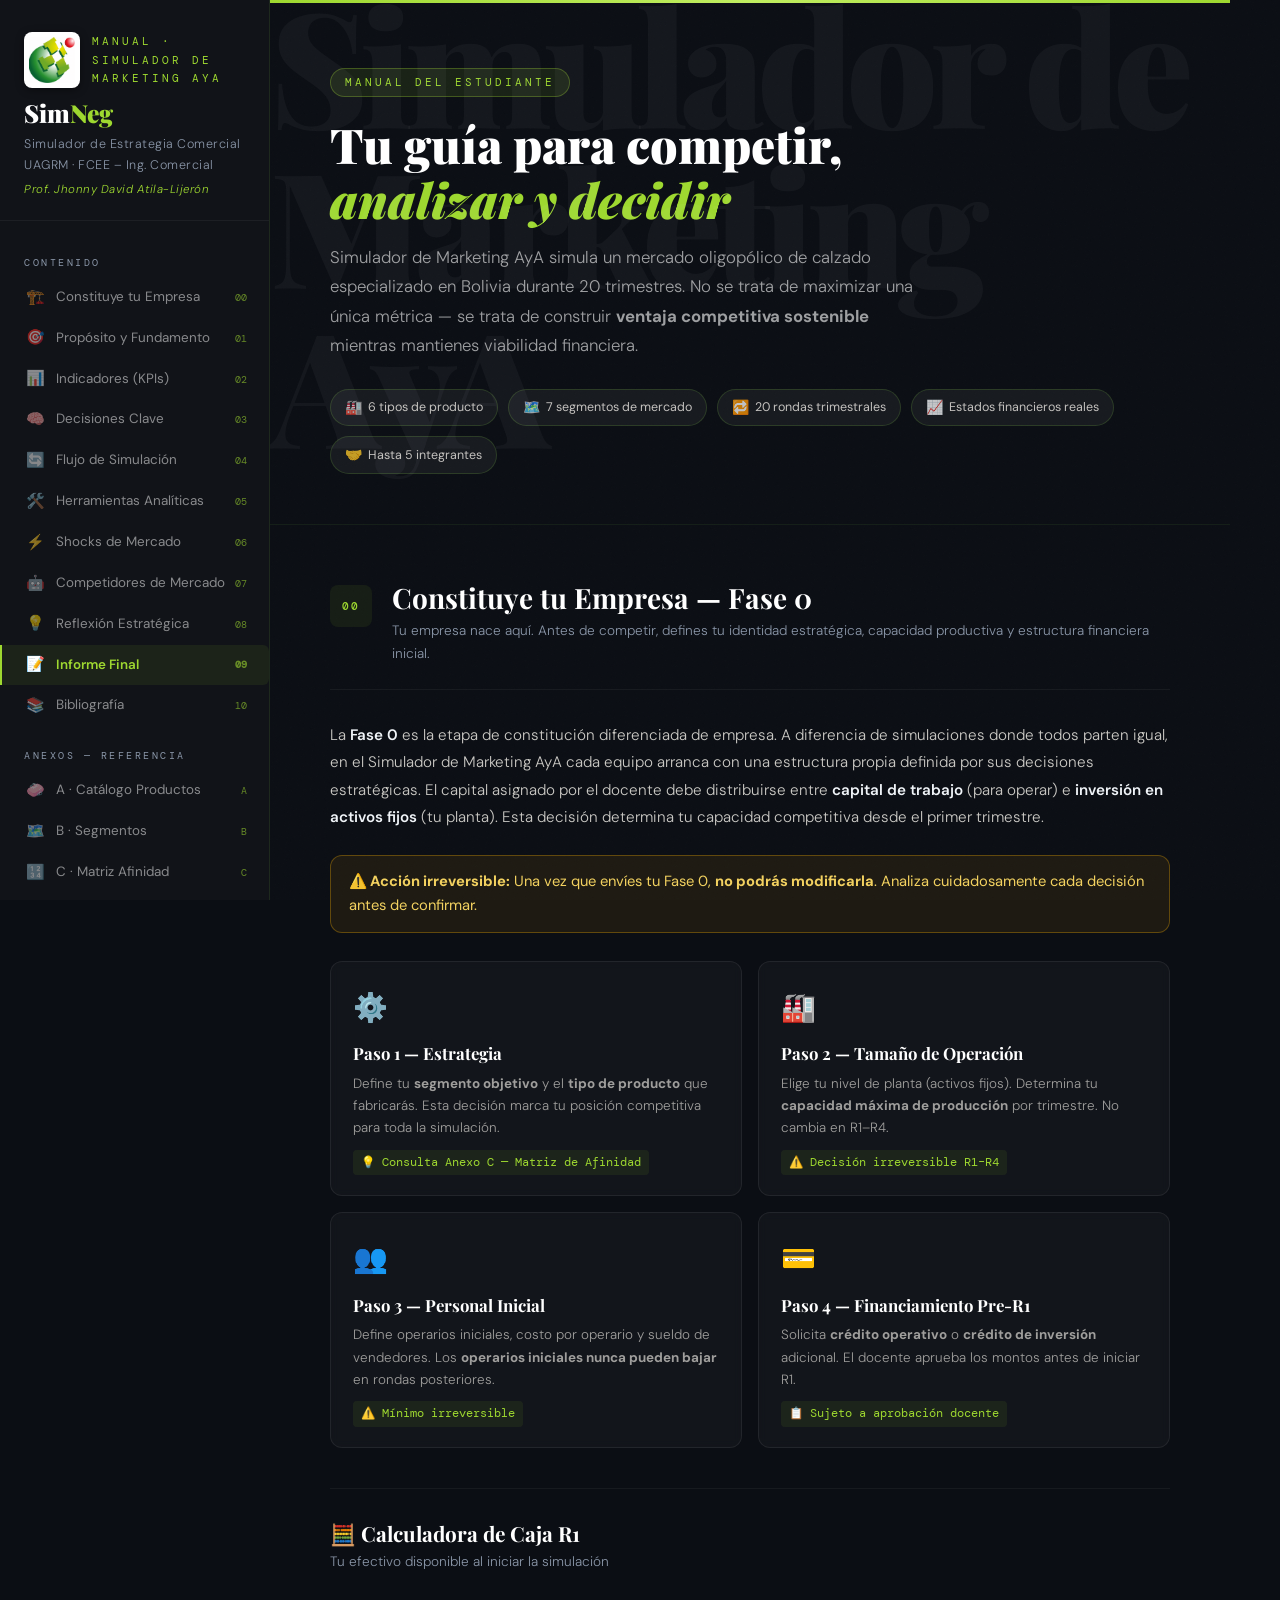
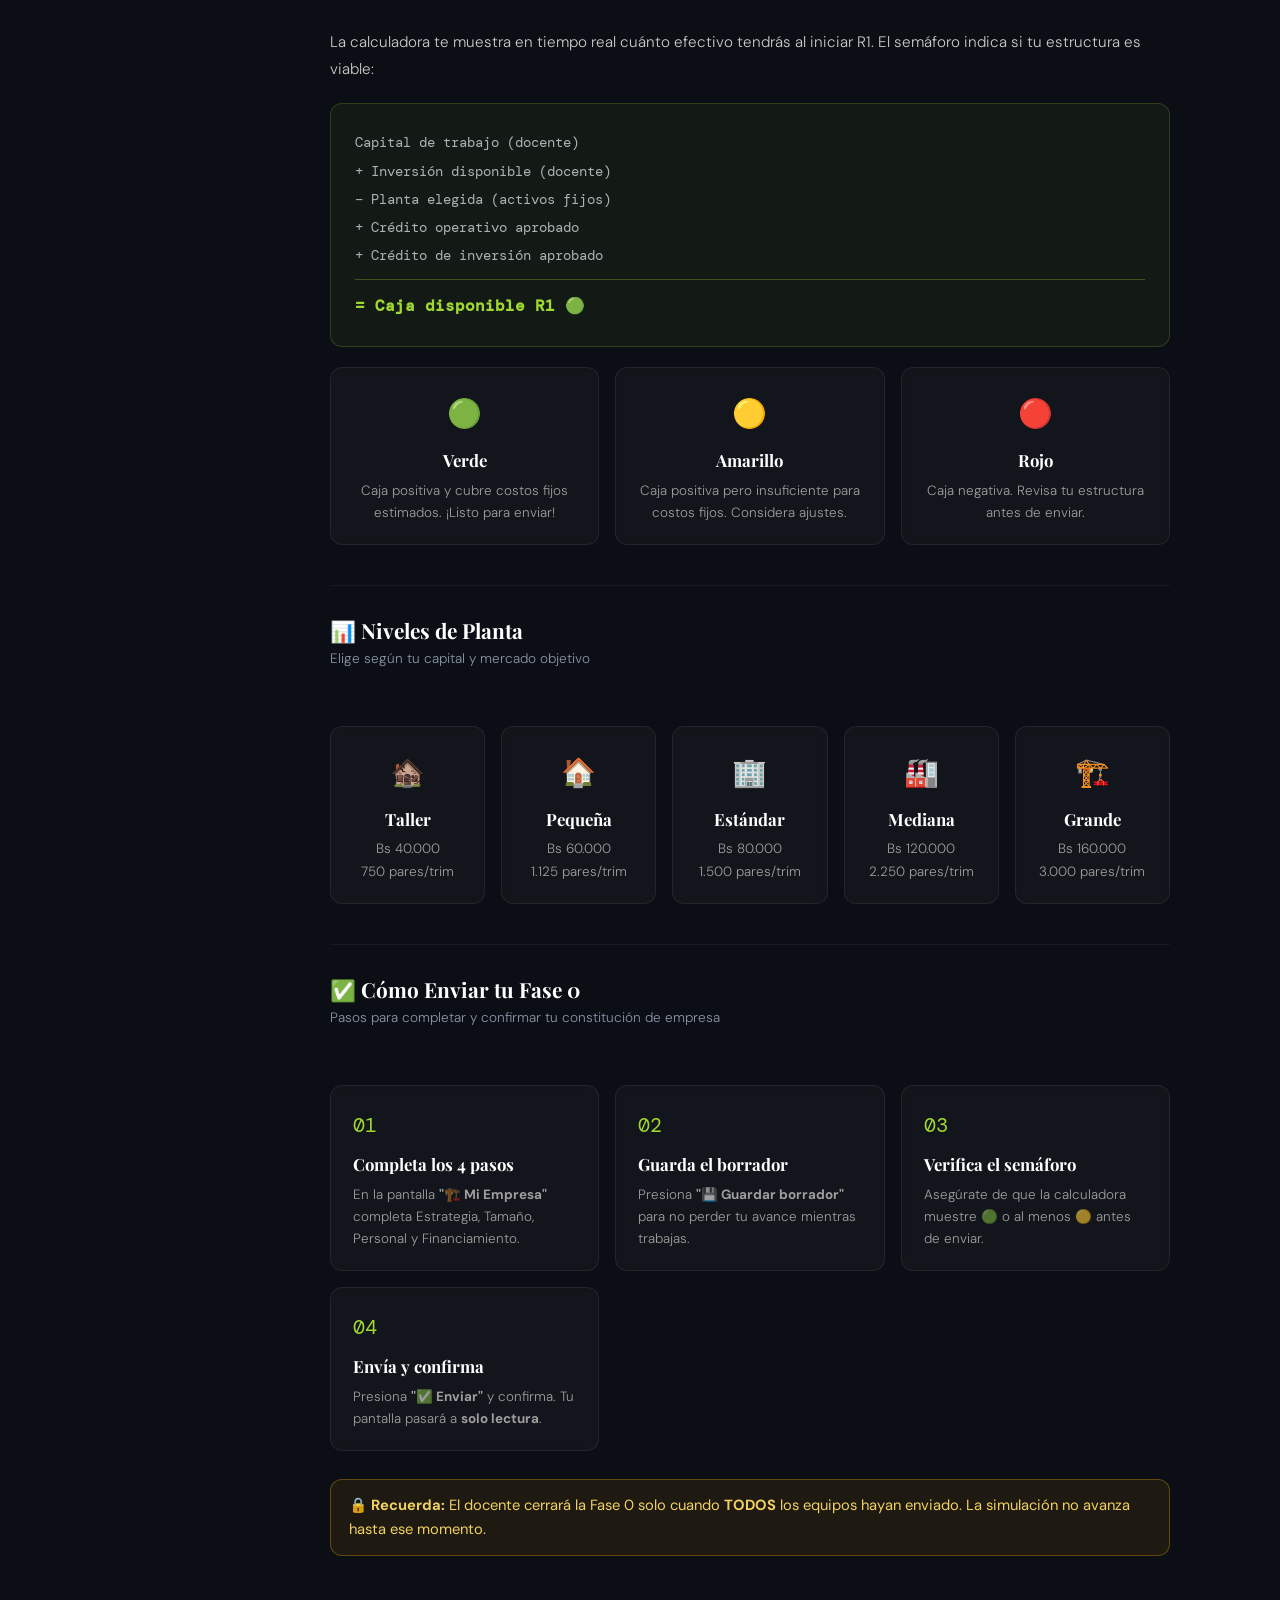
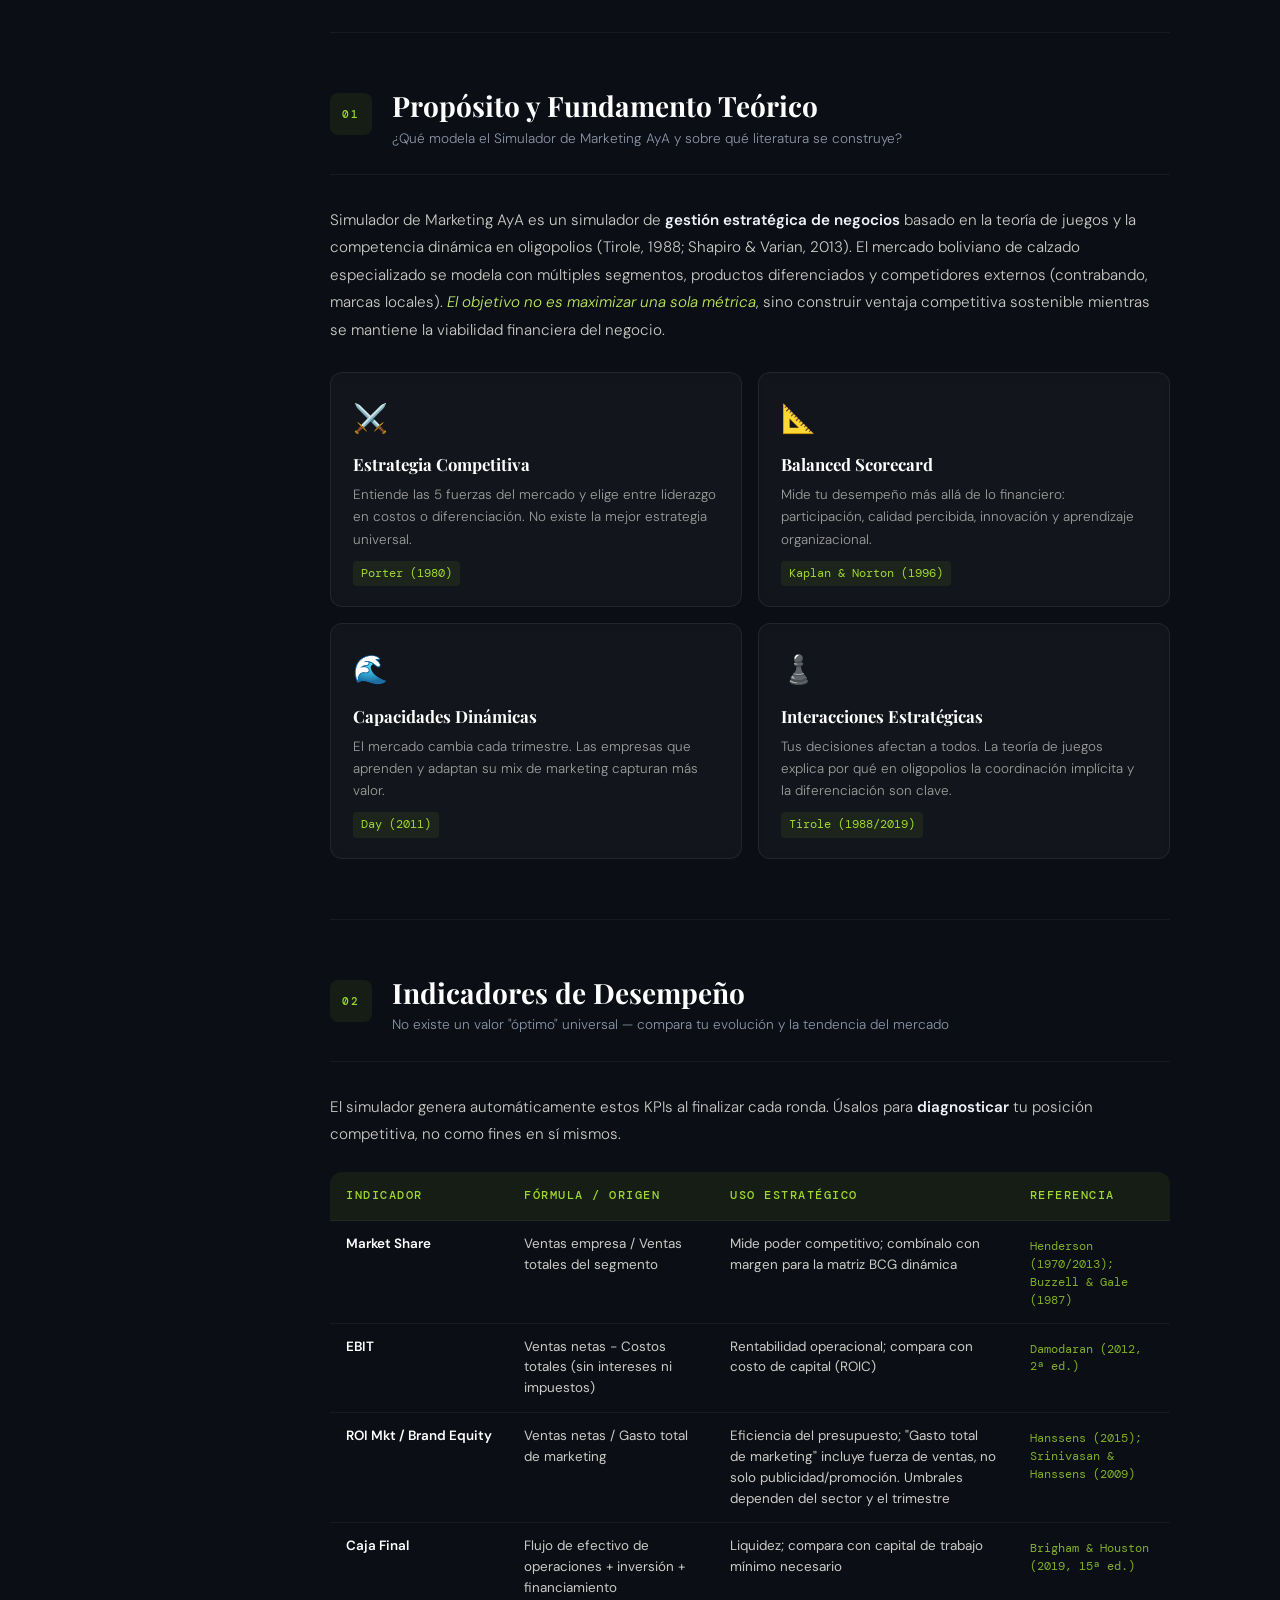
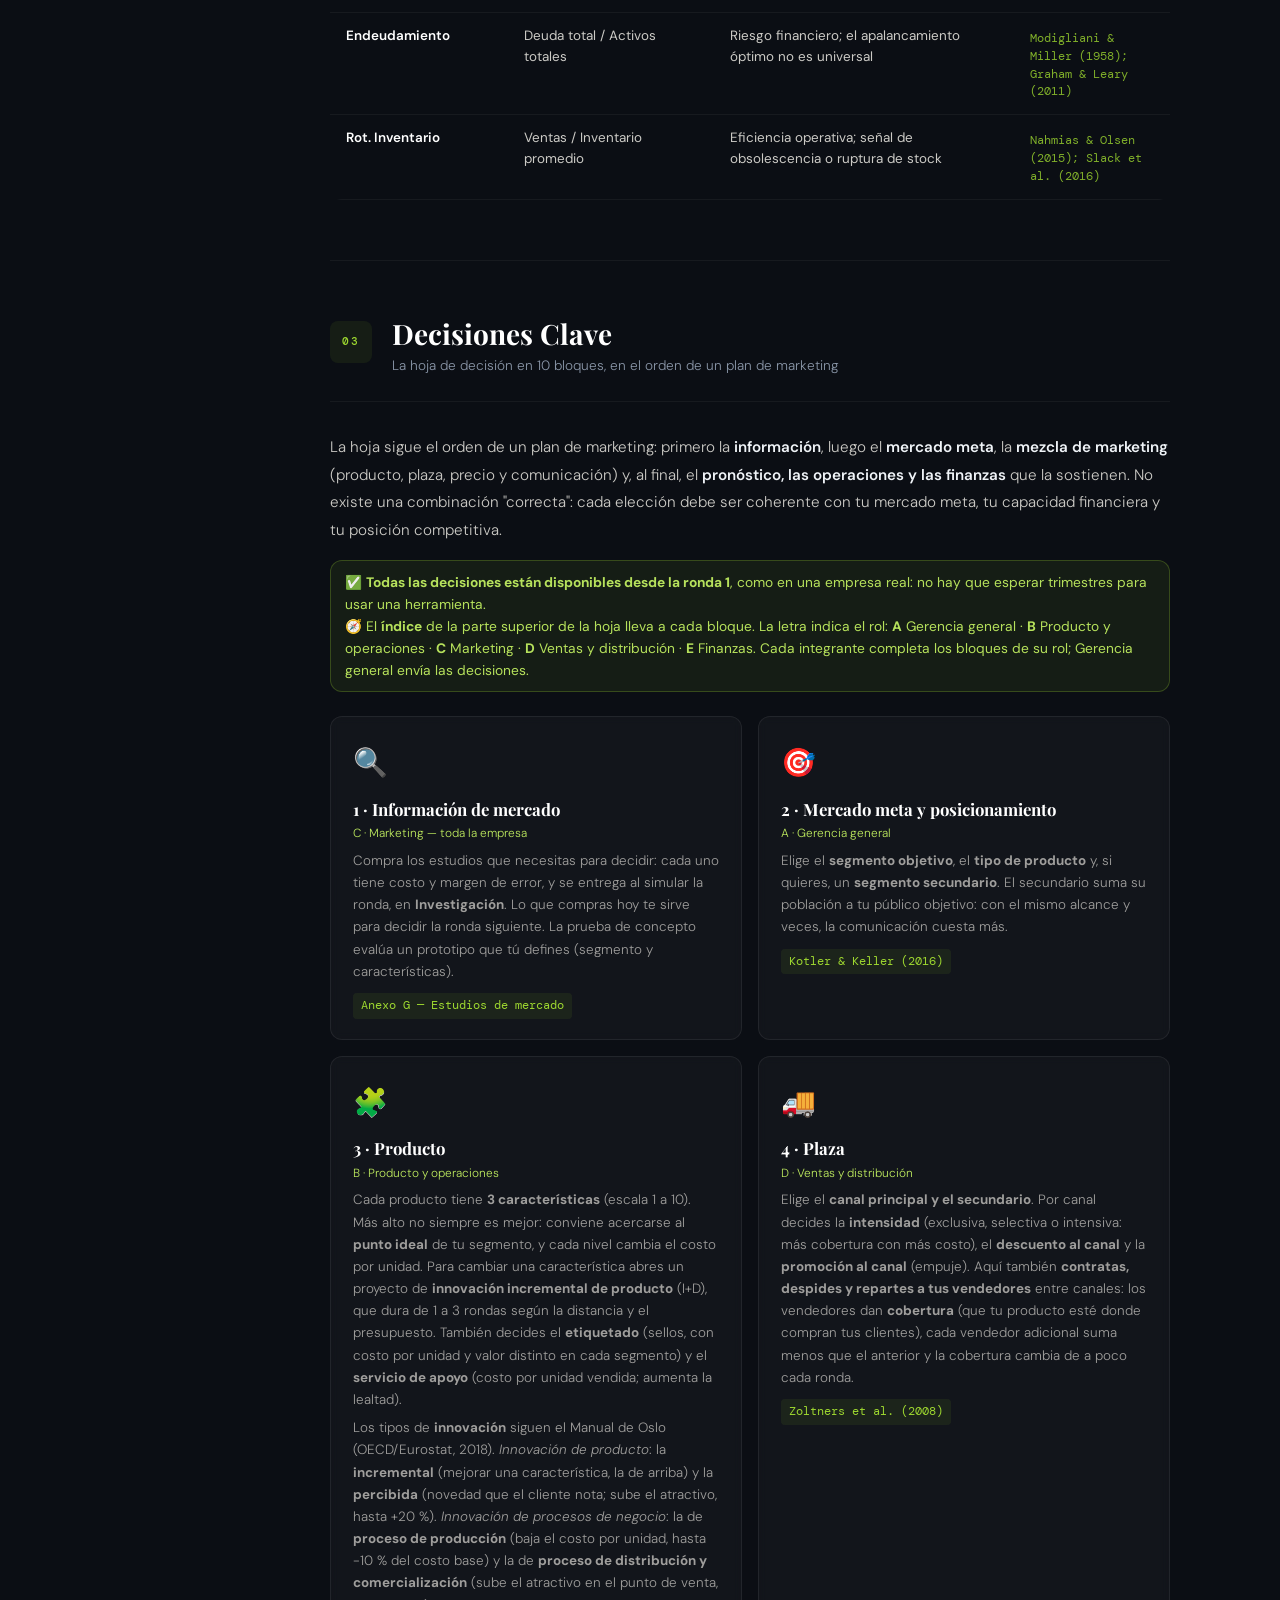
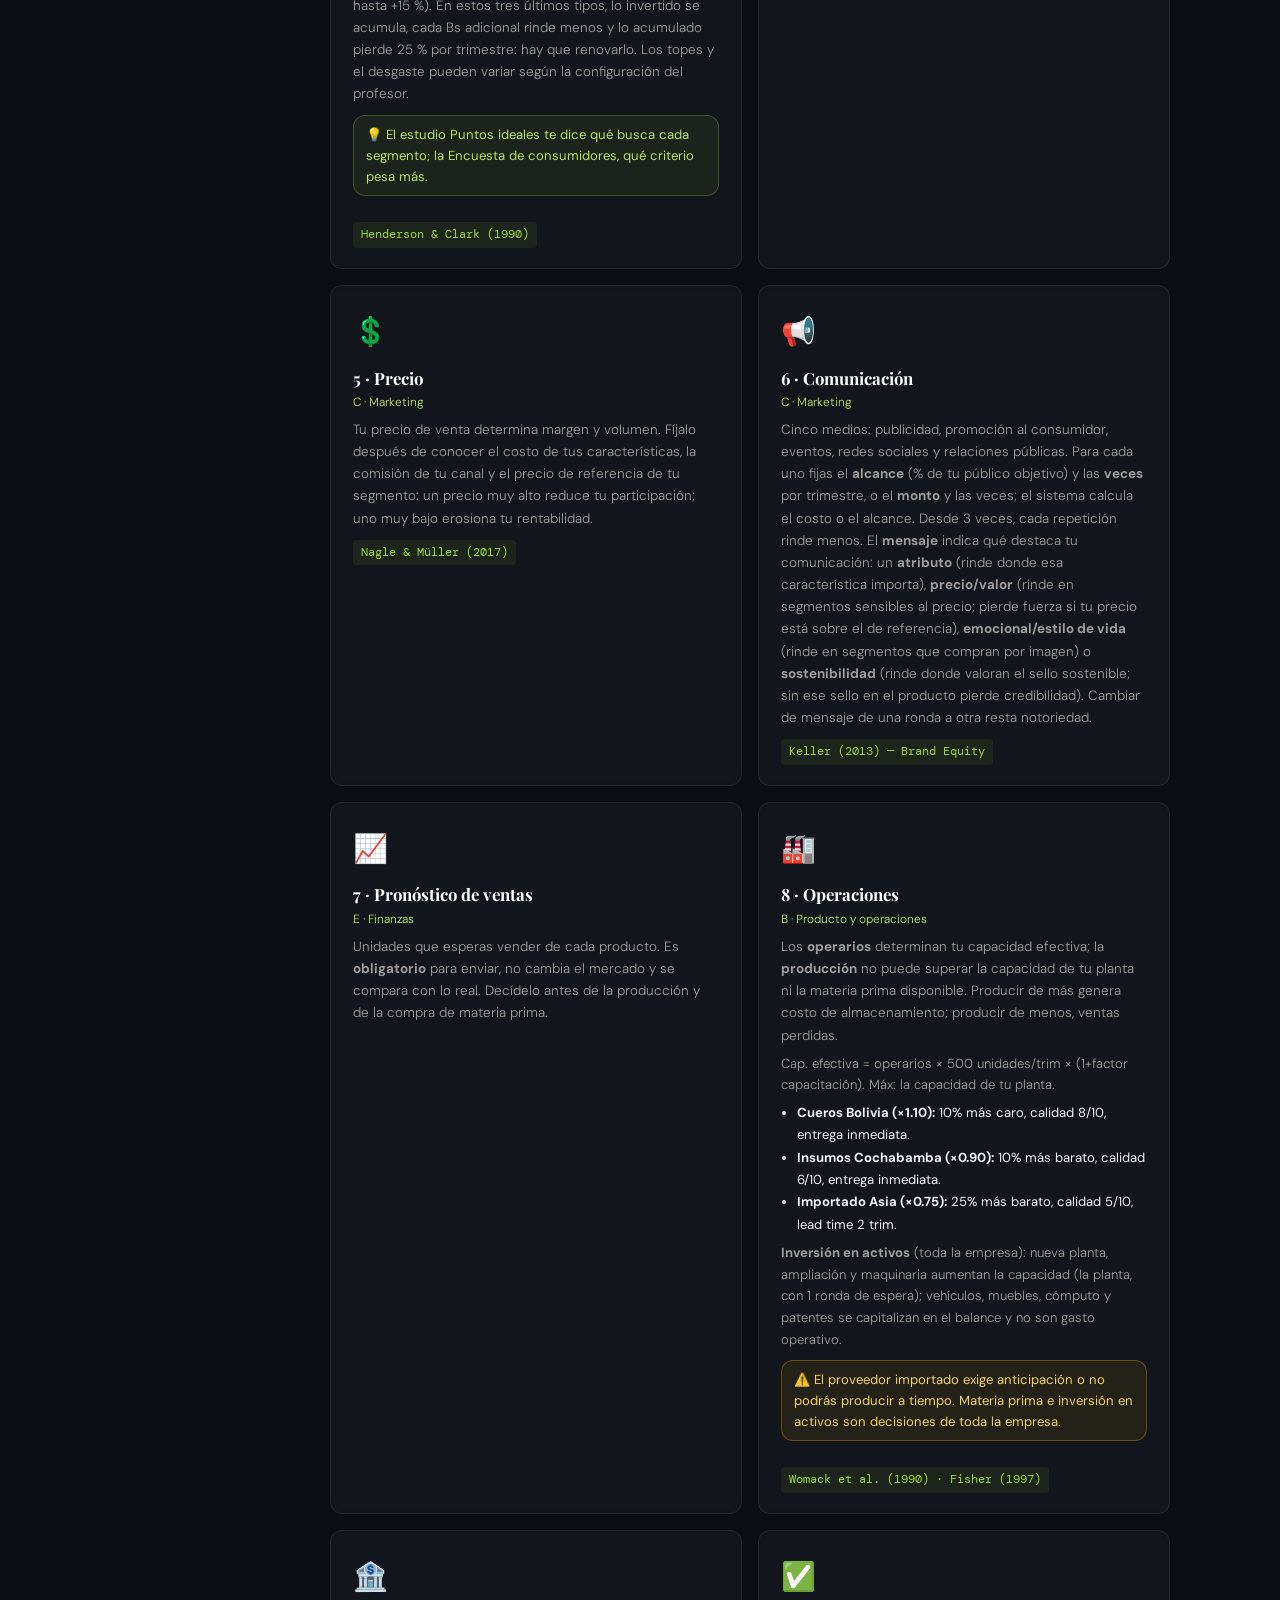
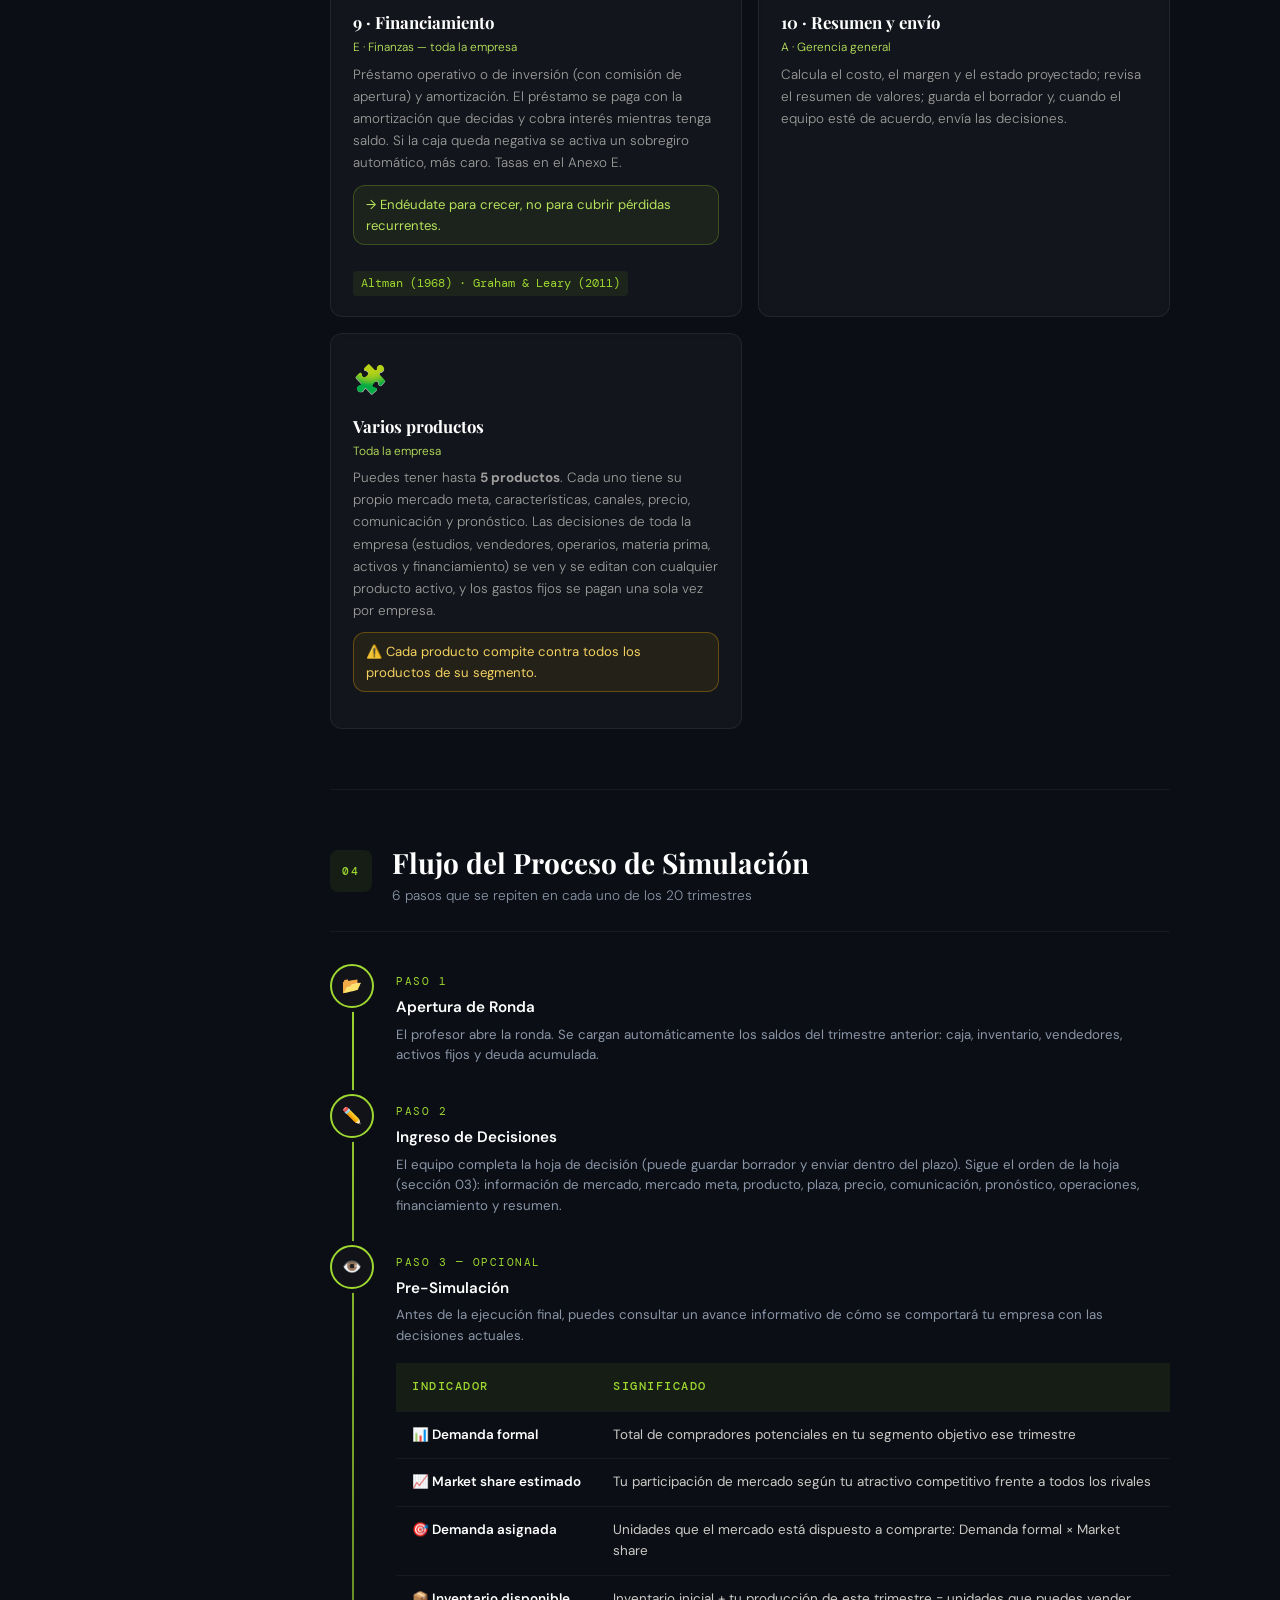
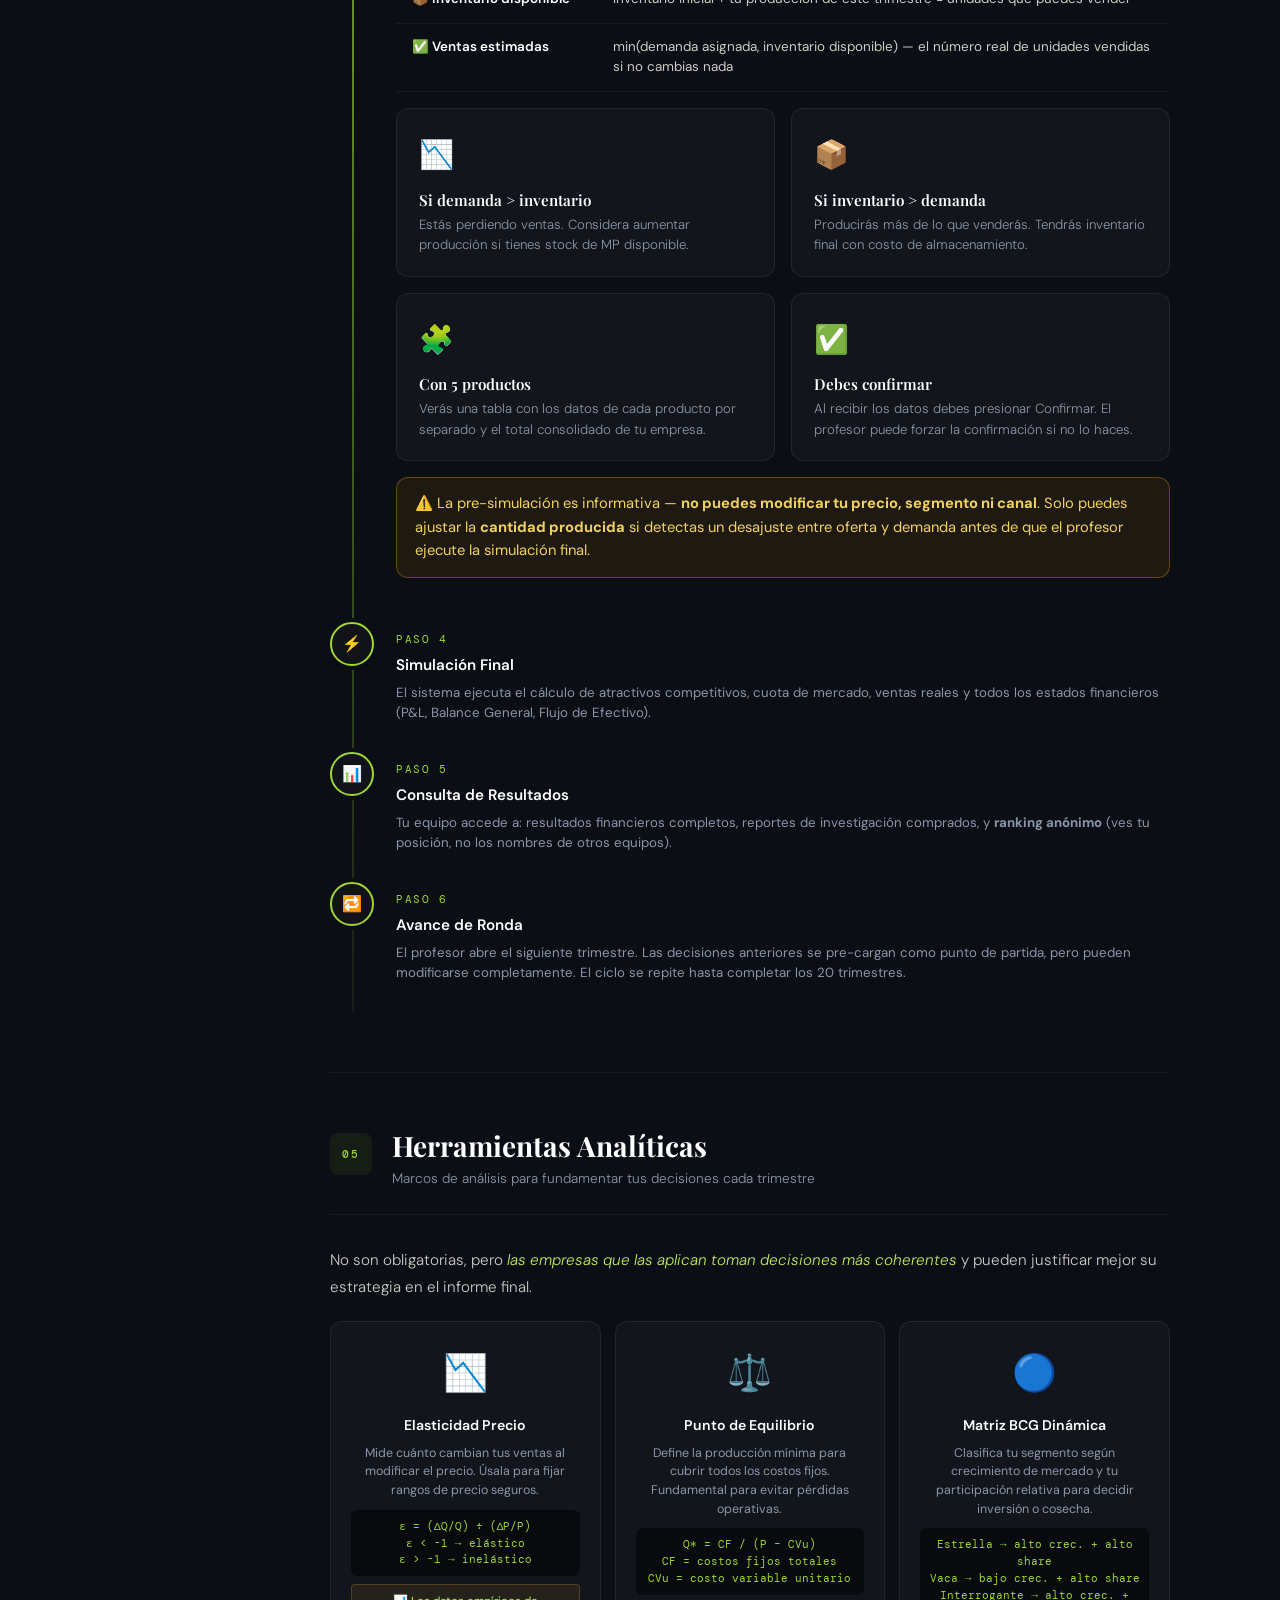
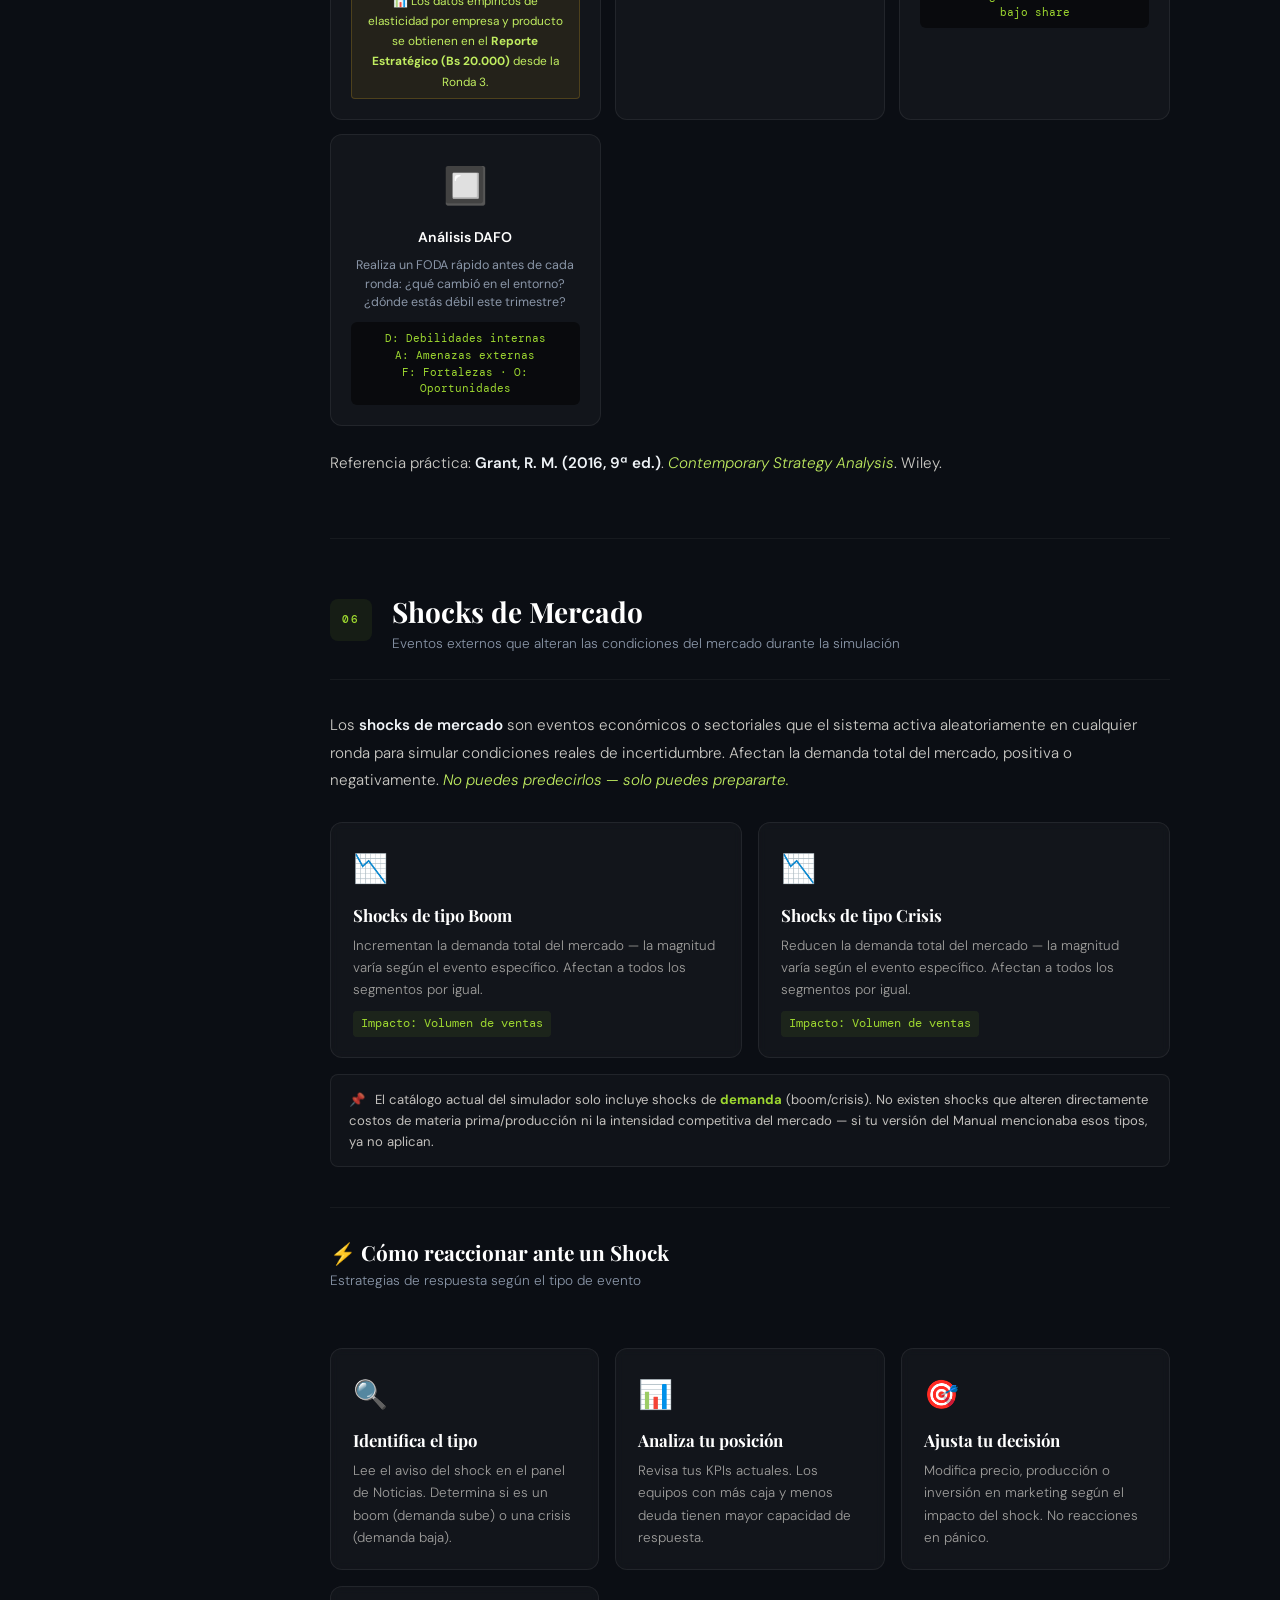
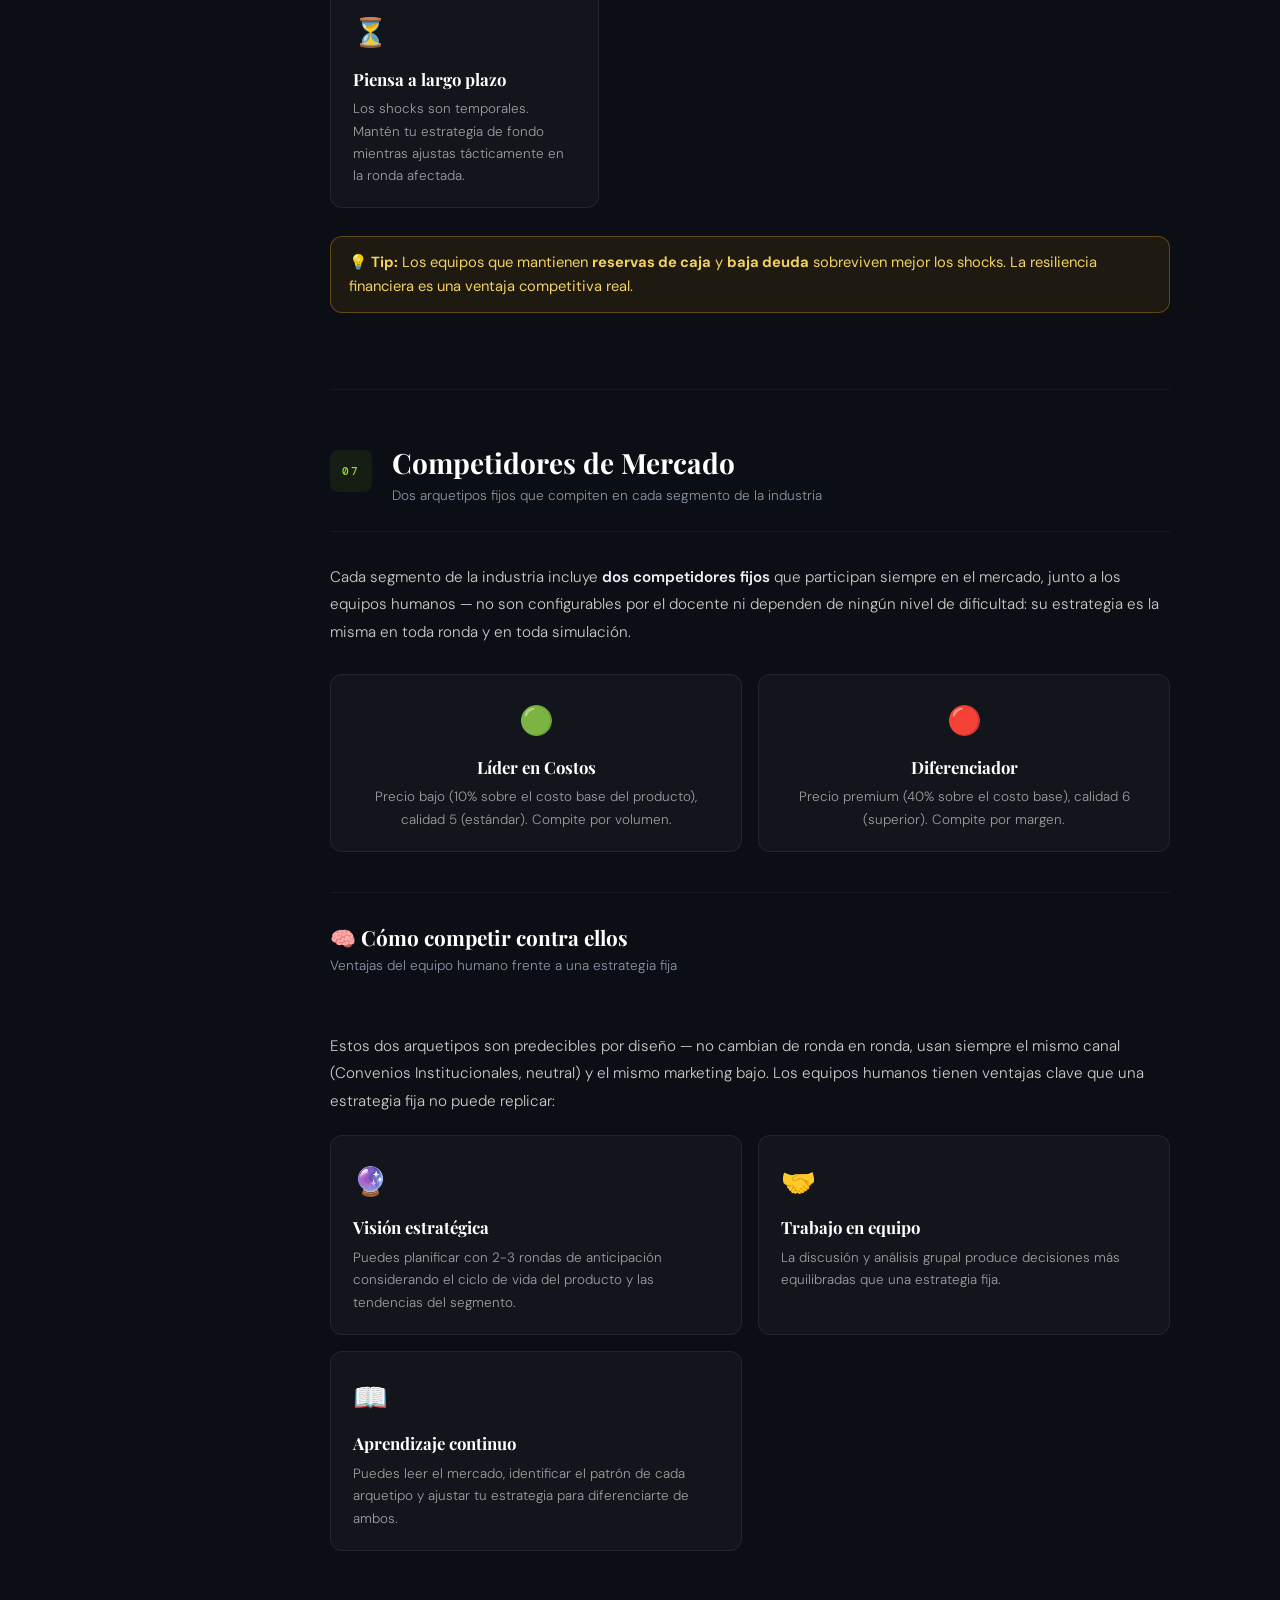
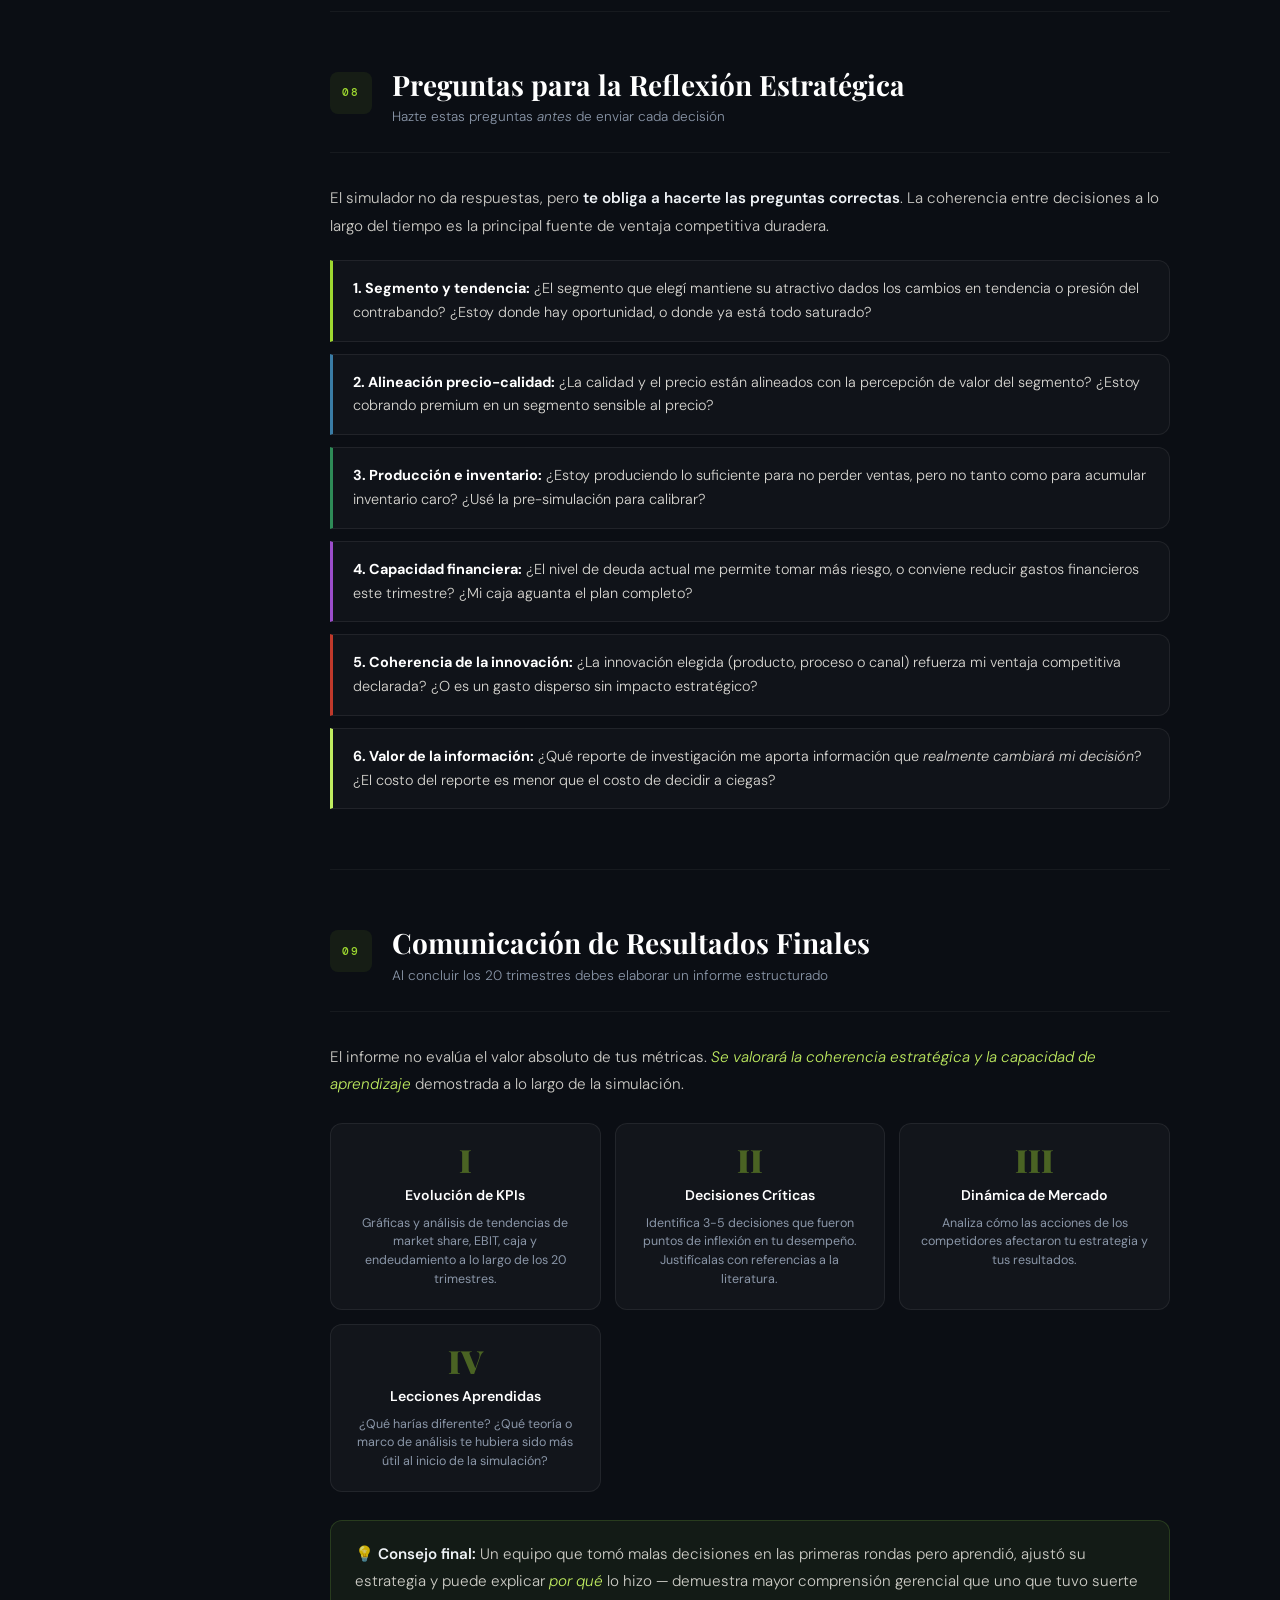
<file: manual.html>
<!DOCTYPE html>
<html lang="es">
<head>
<meta charset="UTF-8" />
<meta name="viewport" content="width=device-width, initial-scale=1.0" />
<title>Manual del Estudiante · Simulador de Marketing AyA</title>
<link rel="preconnect" href="https://fonts.googleapis.com" />
<link rel="preconnect" href="https://fonts.gstatic.com" crossorigin />
<link href="https://fonts.googleapis.com/css2?family=Playfair+Display:ital,wght@0,700;0,900;1,700&family=DM+Sans:wght@300;400;500;600&family=DM+Mono:wght@400;500&display=swap" rel="stylesheet" />
<style>
  /* ── Variables ─────────────────────────────────── */
  :root {
    --ink:       #0B0E14;
    --ink-2:     #111318;
    --ink-3:     #1A1F2A;
    --gold:      #9ED830;
    --gold-lt:   #C0ED60;
    --gold-pale: #E8F9C0;
    --cream:     #F0F4F8;
    --white:     #FFFFFF;
    --muted:     #8A96A8;
    --accent1:   #9ED830;
    --accent2:   #7BC62F;
    --accent3:   #C0ED60;
    --danger:    #E53935;
    --sidebar-w: 270px;
    --radius:    12px;
    --shadow:    0 8px 40px rgba(0,0,0,0.5);
    --font-disp: 'Playfair Display', Georgia, serif;
    --font-body: 'DM Sans', sans-serif;
    --font-mono: 'DM Mono', monospace;
  }

  /* ── Reset & Base ──────────────────────────────── */
  *, *::before, *::after { box-sizing: border-box; margin: 0; padding: 0; }
  html { scroll-behavior: smooth; font-size: 16px; }

  body {
    background: #0B0E14;
    color: var(--cream);
    font-family: var(--font-body);
    line-height: 1.7;
    min-height: 100vh;
    overflow-x: hidden;
  }

  /* ── Grain overlay ──────────────────────────────── */
  body::before {
    content: '';
    position: fixed;
    inset: 0;
    background-image: url("data:image/svg+xml,%3Csvg viewBox='0 0 512 512' xmlns='http://www.w3.org/2000/svg'%3E%3Cfilter id='n'%3E%3CfeTurbulence type='fractalNoise' baseFrequency='0.75' numOctaves='4' stitchTiles='stitch'/%3E%3C/filter%3E%3Crect width='100%25' height='100%25' filter='url(%23n)' opacity='0.04'/%3E%3C/svg%3E");
    background-size: 200px 200px;
    pointer-events: none;
    z-index: 0;
    opacity: .5;
  }

  /* ── Layout ─────────────────────────────────────── */
  .layout { display: flex; min-height: 100vh; position: relative; z-index: 1; }

  /* ── Sidebar ────────────────────────────────────── */
  .sidebar {
    width: var(--sidebar-w);
    min-height: 100vh;
    background: #111318;
    border-right: 1px solid rgba(125,194,66,0.12);
    position: fixed;
    top: 0; left: 0; bottom: 0;
    display: flex;
    flex-direction: column;
    overflow-y: auto;
    z-index: 100;
    transition: transform .3s ease;
  }

  .sidebar-logo {
    padding: 32px 24px 20px;
    border-bottom: 1px solid rgba(255,255,255,0.05);
  }
  .sidebar-logo .sim-tag {
    font-family: var(--font-mono);
    font-size: 11px;
    letter-spacing: 3px;
    color: var(--gold);
    text-transform: uppercase;
    display: block;
    margin-bottom: 8px;
  }
  .sidebar-logo h1 {
    font-family: var(--font-disp);
    font-size: 1.55rem;
    font-weight: 900;
    color: var(--white);
    line-height: 1.2;
  }
  .sidebar-logo h1 span { color: var(--gold); }

  .sidebar-subtitle {
    font-size: .78rem;
    color: var(--muted);
    margin-top: 6px;
    font-weight: 300;
    letter-spacing: .5px;
  }

  .sidebar-nav { padding: 20px 0; flex: 1; }
  .nav-section-label {
    font-family: var(--font-mono);
    font-size: 9.5px;
    letter-spacing: 2.5px;
    color: var(--muted);
    text-transform: uppercase;
    padding: 14px 24px 6px;
  }

  .nav-item {
    display: flex;
    align-items: center;
    gap: 10px;
    padding: 9px 22px;
    color: rgba(255,255,255,0.5);
    text-decoration: none;
    font-size: .84rem;
    font-weight: 400;
    cursor: pointer;
    border-left: 2px solid transparent;
    border-radius: 0 6px 6px 0;
    transition: all .2s ease;
  }
  .nav-item:hover {
    color: rgba(255,255,255,0.85);
    background: rgba(255,255,255,0.03);
    border-left-color: rgba(158,216,48,0.5);
  }
  .nav-item.active {
    color: #9ED830;
    background: rgba(158,216,48,0.08);
    border-left-color: #9ED830;
    font-weight: 600;
  }
  .nav-item .nav-icon {
    width: 22px; height: 22px;
    display: flex; align-items: center; justify-content: center;
    font-size: 15px; flex-shrink: 0;
  }
  .nav-item .nav-num {
    font-family: var(--font-mono);
    font-size: 10px;
    color: #9ED830;
    opacity: .6;
    margin-left: auto;
    flex-shrink: 0;
  }

  .sidebar-footer {
    padding: 18px 24px;
    border-top: 1px solid rgba(125,194,66,0.09);
  }
  .sidebar-footer p {
    font-size: .72rem;
    color: var(--muted);
    line-height: 1.5;
  }
  .sidebar-footer strong { color: #9ED830; }

  /* ── Mobile sidebar toggle ─────────────────────── */
  .menu-toggle {
    display: none;
    position: fixed;
    top: 16px; left: 16px;
    z-index: 200;
    background: var(--ink-2);
    border: 1px solid rgba(255,255,255,0.12);
    color: var(--gold);
    width: 44px; height: 44px;
    border-radius: 8px;
    cursor: pointer;
    font-size: 20px;
    align-items: center; justify-content: center;
  }

  /* ── Main content ───────────────────────────────── */
  .main {
    margin-left: var(--sidebar-w);
    flex: 1;
    padding: 0 0 80px;
    max-width: 960px;
  }

  /* ── Hero ───────────────────────────────────────── */
  .hero {
    padding: 64px 60px 50px;
    position: relative;
    overflow: hidden;
    border-bottom: 1px solid rgba(125,194,66,0.09);
  }
  .hero::before {
    content: 'Simulador de Marketing AyA';
    position: absolute;
    right: -10px; top: -20px;
    font-family: var(--font-disp);
    font-size: 160px;
    font-weight: 900;
    color: rgba(255,255,255,0.04);
    letter-spacing: -8px;
    pointer-events: none;
    line-height: 1;
  }
  .hero-tag {
    font-family: var(--font-mono);
    font-size: 11px;
    letter-spacing: 3px;
    color: #9ED830;
    text-transform: uppercase;
    display: inline-block;
    background: rgba(158,216,48,0.1);
    border: 1px solid rgba(158,216,48,0.3);
    padding: 4px 14px;
    border-radius: 100px;
    margin-bottom: 20px;
  }
  .hero h2 {
    font-family: var(--font-disp);
    font-size: clamp(2rem, 4vw, 3rem);
    font-weight: 900;
    line-height: 1.15;
    color: var(--white);
    margin-bottom: 16px;
  }
  .hero h2 em { color: #9ED830; font-style: italic; }
  .hero-desc {
    font-size: 1.05rem;
    color: rgba(255,255,255,0.6);
    max-width: 600px;
    line-height: 1.75;
    font-weight: 300;
  }
  .hero-badges {
    display: flex; flex-wrap: wrap; gap: 10px;
    margin-top: 28px;
  }
  .badge {
    display: inline-flex; align-items: center; gap: 6px;
    background: rgba(255,255,255,0.05);
    border: 1px solid rgba(125,194,66,0.2);
    padding: 6px 14px;
    border-radius: 100px;
    font-size: .78rem;
    color: rgba(253,250,243,0.75);
    font-weight: 400;
  }
  .badge span { font-size: 14px; }

  /* ── Progress bar decorative ───────────────────── */
  .progress-bar-deco {
    height: 3px;
    background: linear-gradient(90deg, #9ED830, #C0ED60, #9ED830);
    width: 100%;
  }

  /* ── Sections ───────────────────────────────────── */
  .section {
    padding: 56px 60px 20px;
    opacity: 0;
    transform: translateY(20px);
    transition: opacity .5s ease, transform .5s ease;
  }
  .section.visible { opacity: 1; transform: translateY(0); }

  .section-header {
    display: flex; align-items: flex-start; gap: 20px;
    margin-bottom: 32px;
    padding-bottom: 24px;
    border-bottom: 1px solid rgba(255,255,255,0.05);
  }
  .section-num {
    font-family: var(--font-mono);
    font-size: 11px;
    letter-spacing: 2px;
    color: #9ED830;
    background: rgba(158,216,48,0.08);
    width: 42px; height: 42px;
    border-radius: 8px;
    display: flex; align-items: center; justify-content: center;
    flex-shrink: 0;
    font-weight: 500;
    margin-top: 4px;
  }
  .section-title-block h3 {
    font-family: var(--font-disp);
    font-size: 1.75rem;
    font-weight: 700;
    color: var(--white);
    line-height: 1.2;
  }
  .section-title-block p {
    font-size: .85rem;
    color: var(--muted);
    margin-top: 4px;
    font-weight: 300;
  }

  /* ── Prose ──────────────────────────────────────── */
  .prose {
    font-size: .95rem;
    color: rgba(253,250,243,0.8);
    line-height: 1.8;
    font-weight: 300;
  }
  .prose strong { color: var(--cream); font-weight: 600; }
  .prose em { color: var(--gold-lt); font-style: italic; }

  /* ── Cards grid ─────────────────────────────────── */
  .cards-grid {
    display: grid;
    grid-template-columns: repeat(auto-fill, minmax(280px, 1fr));
    gap: 16px;
    margin-top: 24px;
  }
  .card {
    background: rgba(255,255,255,0.03);
    border: 1px solid rgba(255,255,255,0.07);
    border-radius: var(--radius);
    padding: 22px 22px 20px;
    transition: all .25s ease;
    cursor: default;
    position: relative;
    overflow: hidden;
    backdrop-filter: blur(4px);
  }
  .card::before {
    content: '';
    position: absolute;
    top: 0; left: 0; right: 0;
    height: 2px;
    border-radius: var(--radius) var(--radius) 0 0;
    background: var(--card-accent, var(--gold));
    opacity: 0;
    transition: opacity .25s ease;
  }
  .card:hover { 
    background: rgba(255,255,255,0.06);
    border-color: rgba(125,194,66,0.2);
    transform: translateY(-2px);
    box-shadow: 0 12px 32px rgba(0,0,0,0.6);
  }
  .card:hover::before { opacity: 1; }
  .card-icon { font-size: 28px; margin-bottom: 12px; display: block; }
  .card h4 {
    font-family: var(--font-disp);
    font-size: 1.05rem;
    font-weight: 700;
    color: var(--white);
    margin-bottom: 8px;
    line-height: 1.3;
  }
  .card p {
    font-size: .84rem;
    color: rgba(253,250,243,0.6);
    line-height: 1.65;
    font-weight: 300;
  }
  .card .ref-tag {
    display: inline-block;
    margin-top: 10px;
    font-size: .72rem;
    font-family: var(--font-mono);
    color: #9ED830;
    background: rgba(158,216,48,0.08);
    padding: 3px 8px;
    border-radius: 4px;
  }

  /* ── KPI Table ──────────────────────────────────── */
  .kpi-table-wrap { overflow-x: auto; margin-top: 24px; border-radius: var(--radius); }
  table {
    width: 100%;
    border-collapse: collapse;
    font-size: .84rem;
  }
  thead {
    background: rgba(158,216,48,0.07);
  }
  thead th {
    padding: 14px 16px;
    text-align: left;
    font-family: var(--font-mono);
    font-size: .73rem;
    letter-spacing: 1.5px;
    text-transform: uppercase;
    color: #9ED830;
    font-weight: 500;
    border-bottom: 1px solid rgba(255,255,255,0.06);
    white-space: nowrap;
  }
  tbody tr {
    border-bottom: 1px solid rgba(255,255,255,0.05);
    transition: background .2s;
  }
  tbody tr:hover { background: rgba(158,216,48,0.04); }
  tbody td {
    padding: 13px 16px;
    color: rgba(253,250,243,0.8);
    vertical-align: top;
    line-height: 1.55;
  }
  tbody td:first-child {
    color: var(--white);
    font-weight: 600;
    white-space: nowrap;
  }
  tbody td .ref-inline {
    display: block;
    font-size: .72rem;
    font-family: var(--font-mono);
    color: var(--gold);
    margin-top: 4px;
    opacity: .8;
  }

  /* ── Process timeline ───────────────────────────── */
  .timeline { margin-top: 24px; position: relative; }
  .timeline::before {
    content: '';
    position: absolute;
    left: 22px; top: 0; bottom: 0;
    width: 2px;
    background: linear-gradient(180deg, var(--gold) 0%, rgba(125,194,66,0.09) 100%);
  }
  .timeline-item {
    display: flex;
    gap: 22px;
    padding-bottom: 28px;
    position: relative;
  }
  .timeline-dot {
    width: 44px; height: 44px;
    border-radius: 50%;
    background: var(--ink-2);
    border: 2px solid var(--gold);
    display: flex; align-items: center; justify-content: center;
    font-size: 16px;
    flex-shrink: 0;
    position: relative;
    z-index: 1;
    box-shadow: 0 0 0 4px var(--ink);
  }
  .timeline-content { padding-top: 8px; }
  .timeline-content h4 {
    font-weight: 600;
    color: var(--white);
    font-size: .95rem;
    margin-bottom: 4px;
  }
  .timeline-content p {
    font-size: .83rem;
    color: var(--muted);
    line-height: 1.55;
  }
  .timeline-step {
    font-family: var(--font-mono);
    font-size: .7rem;
    color: var(--gold);
    text-transform: uppercase;
    letter-spacing: 1.5px;
    display: block;
    margin-bottom: 4px;
  }

  /* ── Decision cards (3.x) ───────────────────────── */
  .decision-grid {
    display: grid;
    grid-template-columns: repeat(auto-fill, minmax(260px, 1fr));
    gap: 14px;
    margin-top: 20px;
  }
  .decision-card {
    background: rgba(255,255,255,0.03);
    border: 1px solid rgba(255,255,255,0.07);
    border-radius: var(--radius);
    padding: 20px;
    position: relative;
    overflow: hidden;
    transition: all .25s ease;
  }
  .decision-card::after {
    content: attr(data-num);
    position: absolute;
    bottom: -10px; right: 10px;
    font-family: var(--font-disp);
    font-size: 72px;
    font-weight: 900;
    color: rgba(255,255,255,0.03);
    line-height: 1;
    pointer-events: none;
  }
  .decision-card:hover {
    background: rgba(255,255,255,0.05);
    border-color: rgba(158,216,48,0.2);
    transform: translateY(-2px);
  }
  .dc-top { display: flex; align-items: center; gap: 10px; margin-bottom: 12px; }
  .dc-icon {
    width: 36px; height: 36px;
    border-radius: 8px;
    display: flex; align-items: center; justify-content: center;
    font-size: 18px;
    flex-shrink: 0;
  }
  .decision-card h4 {
    font-weight: 600;
    font-size: .92rem;
    color: var(--white);
    line-height: 1.3;
  }
  .decision-card .insight {
    font-size: .8rem;
    color: rgba(253,250,243,0.55);
    line-height: 1.6;
    margin-top: 6px;
  }
  .decision-card .tip {
    display: flex; align-items: flex-start; gap: 6px;
    margin-top: 10px;
    background: rgba(255,255,255,0.03);
    border-radius: 6px;
    padding: 8px 10px;
    font-size: .76rem;
    color: var(--gold-lt);
    line-height: 1.5;
  }
  .decision-card .tip::before { content: '→'; flex-shrink: 0; }
  .dc-refs {
    margin-top: 10px;
    font-size: .7rem;
    font-family: var(--font-mono);
    color: #5E8A65;
    line-height: 1.5;
  }

  /* ── Reflection cards ───────────────────────────── */
  .questions-list {
    display: flex;
    flex-direction: column;
    gap: 12px;
    margin-top: 20px;
  }
  .question-item {
    background: rgba(255,255,255,0.025);
    border: 1px solid rgba(255,255,255,0.07);
    border-left: 3px solid var(--q-color, var(--gold));
    border-radius: 0 var(--radius) var(--radius) 0;
    padding: 16px 20px;
    transition: all .2s ease;
    cursor: default;
  }
  .question-item:hover {
    background: rgba(255,255,255,0.05);
    transform: translateX(4px);
  }
  .question-item p {
    font-size: .9rem;
    color: rgba(253,250,243,0.85);
    line-height: 1.65;
    font-weight: 300;
  }
  .question-item strong { color: var(--white); }

  /* ── Tools cards ────────────────────────────────── */
  .tools-grid {
    display: grid;
    grid-template-columns: repeat(auto-fill, minmax(220px, 1fr));
    gap: 14px;
    margin-top: 20px;
  }
  .tool-card {
    background: rgba(255,255,255,0.03);
    border: 1px solid rgba(255,255,255,0.07);
    border-radius: var(--radius);
    padding: 20px;
    text-align: center;
    transition: all .25s ease;
  }
  .tool-card:hover {
    background: rgba(255,255,255,0.06);
    border-color: rgba(125,194,66,0.2);
    transform: translateY(-3px);
    box-shadow: 0 16px 32px rgba(0,0,0,0.3);
  }
  .tool-card .tool-icon { font-size: 36px; margin-bottom: 10px; }
  .tool-card h4 {
    font-weight: 600;
    font-size: .88rem;
    color: var(--white);
    margin-bottom: 6px;
  }
  .tool-card p {
    font-size: .78rem;
    color: var(--muted);
    line-height: 1.5;
  }
  .tool-card .formula {
    margin-top: 10px;
    background: rgba(0,0,0,0.5);
    border-radius: 6px;
    padding: 8px;
    font-family: var(--font-mono);
    font-size: .7rem;
    color: #9ED830;
    line-height: 1.5;
  }

  /* ── Informe final ──────────────────────────────── */
  .report-steps {
    display: grid;
    grid-template-columns: repeat(auto-fill, minmax(200px, 1fr));
    gap: 14px;
    margin-top: 20px;
  }
  .report-step {
    background: rgba(255,255,255,0.03);
    border: 1px solid rgba(255,255,255,0.07);
    border-radius: var(--radius);
    padding: 20px 18px;
    text-align: center;
    transition: all .25s ease;
  }
  .report-step:hover { background: rgba(255,255,255,0.06); transform: translateY(-2px); }
  .report-step .step-n {
    font-family: var(--font-disp);
    font-size: 2rem;
    font-weight: 900;
    color: #9ED830;
    opacity: .4;
    display: block;
    line-height: 1;
    margin-bottom: 8px;
  }
  .report-step h4 {
    font-weight: 600; font-size: .88rem; color: var(--white); margin-bottom: 6px;
  }
  .report-step p { font-size: .78rem; color: var(--muted); line-height: 1.5; }

  /* ── Bibliography ───────────────────────────────── */
  .bib-filter {
    display: flex; flex-wrap: wrap; gap: 8px;
    margin-bottom: 20px;
  }
  .bib-btn {
    padding: 6px 16px;
    border-radius: 100px;
    border: 1px solid rgba(255,255,255,0.12);
    background: transparent;
    color: rgba(253,250,243,0.65);
    font-size: .8rem;
    font-family: var(--font-body);
    cursor: pointer;
    transition: all .2s;
  }
  .bib-btn:hover, .bib-btn.active {
    background: #9ED830;
    border-color: #9ED830;
    color: #0B0E14;
    font-weight: 600;
  }
  .bib-list { display: flex; flex-direction: column; gap: 8px; }
  .bib-item {
    background: rgba(255,255,255,0.025);
    border: 1px solid rgba(255,255,255,0.06);
    border-radius: 8px;
    padding: 12px 16px;
    font-size: .82rem;
    color: rgba(255,255,255,0.6);
    line-height: 1.6;
    transition: all .2s;
  }
  .bib-item:hover { background: rgba(255,255,255,0.05); color: var(--cream); }
  .bib-item .bib-author { color: #9ED830; font-weight: 500; }
  .bib-item .bib-cat {
    display: inline-block;
    font-family: var(--font-mono);
    font-size: .65rem;
    color: var(--muted);
    background: rgba(255,255,255,0.05);
    padding: 2px 7px;
    border-radius: 4px;
    margin-left: 6px;
    vertical-align: middle;
  }
  .bib-item.hidden { display: none; }

  /* ── Back to top ─────────────────────────────────── */
  .back-top {
    position: fixed;
    bottom: 30px; right: 30px;
    width: 44px; height: 44px;
    background: #9ED830;
    color: #0B0E14;
    border: none;
    border-radius: 50%;
    font-size: 20px;
    cursor: pointer;
    display: flex; align-items: center; justify-content: center;
    box-shadow: 0 4px 20px rgba(158,216,48,0.35);
    opacity: 0;
    pointer-events: none;
    transition: all .3s ease;
    z-index: 500;
  }
  .back-top.show { opacity: 1; pointer-events: auto; }
  .back-top:hover { transform: translateY(-3px); box-shadow: 0 8px 28px rgba(158,216,48,0.45); }

  /* ── Divider ─────────────────────────────────────── */
  .divider {
    margin: 40px 60px 0;
    border: none;
    border-top: 1px solid rgba(255,255,255,0.05);
  }

  /* ── Color accent map for decision cards ─────────── */
  .dc-blue  { background: rgba(255,255,255,0.05); }
  .dc-green { background: rgba(158,216,48,0.08); }
  .dc-gold  { background: rgba(125,194,66,0.12); }
  .dc-purple{ background: rgba(255,255,255,0.05); }
  .dc-red   { background: rgba(229,57,53,0.1);   }

  /* ── Responsive ─────────────────────────────────── */
  @media (max-width: 900px) {
    .sidebar { transform: translateX(-100%); }
    .sidebar.open { transform: translateX(0); }
    .main { margin-left: 0; max-width: 100%; }
    .menu-toggle { display: flex; }
    .hero, .section { padding-left: 24px; padding-right: 24px; }
    .hero::before { display: none; }
    .divider { margin-left: 24px; margin-right: 24px; }
  }

  /* ── Annexes ────────────────────────────────────── */
  .annex-hero {
    background: rgba(255,255,255,0.02);
    border: 1px solid rgba(255,255,255,0.07);
    border-radius: var(--radius);
    padding: 28px 32px;
    margin-bottom: 36px;
  }
  .annex-hero h3 {
    font-family: var(--font-disp);
    font-size: 1.4rem;
    font-weight: 900;
    color: #9ED830;
    margin-bottom: 8px;
  }
  .annex-hero p { font-size: .88rem; color: var(--muted); line-height: 1.6; }
  .annex-index-grid {
    display: grid;
    grid-template-columns: repeat(auto-fill, minmax(180px, 1fr));
    gap: 10px;
    margin-top: 20px;
  }
  .annex-index-item {
    background: rgba(255,255,255,0.02);
    border: 1px solid rgba(255,255,255,0.06);
    border-radius: 8px;
    padding: 12px 14px;
    text-decoration: none;
    transition: all .2s;
    display: flex;
    align-items: flex-start;
    gap: 10px;
  }
  .annex-index-item:hover {
    background: rgba(158,216,48,0.06);
    border-color: rgba(158,216,48,0.3);
    transform: translateY(-1px);
  }
  .anx-letter {
    font-family: var(--font-mono);
    font-size: 1.1rem;
    font-weight: 700;
    color: #9ED830;
    flex-shrink: 0;
    line-height: 1;
    padding-top: 2px;
  }
  .anx-title { font-size: .78rem; color: rgba(253,250,243,0.75); line-height: 1.4; }

  /* Annex sub-section */
  .annex-section {
    margin-top: 40px;
    padding-top: 32px;
    border-top: 1px solid rgba(255,255,255,0.05);
  }
  .annex-section-header {
    display: flex; align-items: flex-start; gap: 16px;
    margin-bottom: 24px;
  }
  .anx-badge {
    font-family: var(--font-mono);
    font-size: 13px;
    font-weight: 700;
    color: #0B0E14;
    background: #9ED830;
    width: 38px; height: 38px;
    border-radius: 8px;
    display: flex; align-items: center; justify-content: center;
    flex-shrink: 0;
    margin-top: 2px;
  }
  .annex-section-header h4 {
    font-family: var(--font-disp);
    font-size: 1.35rem;
    font-weight: 700;
    color: var(--white);
    line-height: 1.2;
  }
  .annex-section-header p {
    font-size: .82rem;
    color: var(--muted);
    margin-top: 3px;
    font-weight: 300;
  }

  /* Annex tables — slightly more compact */
  .anx-table-wrap { overflow-x: auto; margin: 16px 0; border-radius: 8px; border: 1px solid rgba(255,255,255,0.06); }
  .anx-table { width: 100%; border-collapse: collapse; font-size: .81rem; }
  .anx-table thead { background: rgba(158,216,48,0.07); }
  .anx-table thead th {
    padding: 11px 14px;
    text-align: left;
    font-family: var(--font-mono);
    font-size: .7rem;
    letter-spacing: 1.2px;
    text-transform: uppercase;
    color: #9ED830;
    font-weight: 500;
    border-bottom: 1px solid rgba(255,255,255,0.06);
    white-space: nowrap;
  }
  .anx-table tbody tr { border-bottom: 1px solid rgba(255,255,255,0.04); transition: background .15s; }
  .anx-table tbody tr:last-child { border-bottom: none; }
  .anx-table tbody tr:hover { background: rgba(158,216,48,0.04); }
  .anx-table tbody td {
    padding: 10px 14px;
    color: rgba(253,250,243,0.78);
    vertical-align: top;
    line-height: 1.5;
  }
  .anx-table tbody td:first-child { color: var(--white); font-weight: 500; }
  .anx-table .val-pos { color: #4CAF50; font-weight: 600; }
  .anx-table .val-neg { color: #EF5350; font-weight: 600; }
  .anx-table .val-neu { color: var(--muted); }
  .anx-table .val-gold { color: #9ED830; font-weight: 600; }
  .anx-table .center { text-align: center; }
  .anx-table .mono { font-family: var(--font-mono); font-size: .78rem; }

  /* Formula box */
  .formula-box {
    background: rgba(0,0,0,0.4);
    border: 1px solid rgba(255,255,255,0.07);
    border-left: 3px solid #9ED830;
    border-radius: 0 8px 8px 0;
    padding: 14px 18px;
    margin: 14px 0;
    font-family: var(--font-mono);
    font-size: .83rem;
    color: #C0ED60;
    line-height: 1.7;
  }
  .formula-box .f-label {
    font-size: .68rem;
    letter-spacing: 1.5px;
    text-transform: uppercase;
    color: var(--muted);
    display: block;
    margin-bottom: 6px;
  }

  /* Note box */
  .note-box {
    background: rgba(255,255,255,0.025);
    border: 1px solid rgba(255,255,255,0.07);
    border-radius: 8px;
    padding: 14px 18px;
    margin: 14px 0;
    font-size: .82rem;
    color: rgba(253,250,243,0.75);
    line-height: 1.6;
  }
  .note-box .note-icon { margin-right: 6px; }
  .note-box strong { color: #9ED830; }

  /* Step badge */
  .step-badge {
    display: inline-flex;
    align-items: center;
    gap: 8px;
    background: rgba(158,216,48,0.08);
    border: 1px solid rgba(158,216,48,0.2);
    border-radius: 100px;
    padding: 5px 14px;
    font-family: var(--font-mono);
    font-size: .73rem;
    color: #9ED830;
    letter-spacing: 1px;
    margin: 18px 0 8px;
    display: block;
    width: fit-content;
  }

  /* State badges */
  .state-badge {
    display: inline-flex; align-items: center; gap: 5px;
    padding: 3px 10px; border-radius: 100px;
    font-size: .73rem; font-weight: 600;
    white-space: nowrap;
  }
  .state-pending  { background: rgba(120,120,120,0.2); color: #aaa; }
  .state-open     { background: rgba(46,139,87,0.2);   color: #4CAF50; }
  .state-closed   { background: rgba(230,126,34,0.2);  color: #F39C12; }
  .state-presim   { background: rgba(58,124,165,0.2);  color: #5DADE2; }
  .state-done     { background: rgba(46,139,87,0.15);  color: #58D68D; }

  /* Annex flow diagram */
  .state-flow {
    display: flex; align-items: center; flex-wrap: wrap; gap: 6px;
    margin: 16px 0;
    padding: 16px 20px;
    background: rgba(0,0,0,0.2);
    border-radius: 8px;
  }
  .state-flow .arrow { color: var(--muted); font-size: 1.1rem; }


  /* ── Sidebar logo with image ─────────────────── */
  .logo-top {
    display: flex;
    align-items: center;
    gap: 12px;
    margin-bottom: 10px;
  }
  .sidebar-inst-logo {
    width: 56px;
    height: 56px;
    object-fit: contain;
    flex-shrink: 0;
    background: #ffffff;
    border-radius: 8px;
    padding: 5px;
    box-shadow: 0 2px 8px rgba(0,0,0,0.4);
  }
  .logo-top .sim-tag {
    margin-bottom: 0;
  }
  .sidebar-prof {
    color: #9ED830;
    font-size: .72rem;
    font-style: italic;
    display: block;
    margin-top: 4px;
  }

  /* ── Hero watermark update ───────────────────── */
  /* ── Animations ─────────────────────────────────── */
  @keyframes fadeSlide {
    from { opacity: 0; transform: translateY(16px); }
    to   { opacity: 1; transform: translateY(0); }
  }
  .hero { animation: fadeSlide .7s ease both; }
  .progress-bar-deco { animation: fadeSlide .4s .1s ease both; }

  /* ── Overlay (mobile) ─────────────────────────── */
  .overlay {
    display: none;
    position: fixed; inset: 0;
    background: rgba(10,22,40,0.7);
    z-index: 90;
    backdrop-filter: blur(2px);
  }
  .overlay.show { display: block; }

  /* ── Fase 0 — Sección 00 ───────────────────────── */
  .content-block { margin-top: 28px; }
  .content-block h4 {
    font-family: var(--font-disp);
    font-size: 1.1rem;
    color: var(--white);
    margin-bottom: 10px;
  }
  .content-block p {
    color: rgba(240,244,248,0.85);
    margin-bottom: 12px;
  }
  .content-block ul, .content-block ol {
    padding-left: 20px;
    color: rgba(240,244,248,0.85);
    line-height: 1.8;
  }
  .content-block li { margin-bottom: 6px; }
  .alert {
    padding: 14px 18px;
    border-radius: var(--radius);
    margin: 16px 0;
    font-size: .92rem;
    line-height: 1.6;
  }
  .alert-warning {
    background: rgba(255,180,0,0.08);
    border: 1px solid rgba(255,180,0,0.3);
    color: rgba(255,220,100,0.95);
  }
  .alert-info {
    background: rgba(158,216,48,0.07);
    border: 1px solid rgba(158,216,48,0.25);
    color: rgba(192,237,96,0.95);
  }
</style>
</head>
<body>

<!-- Mobile menu toggle -->
<button class="menu-toggle" id="menuToggle" aria-label="Menú">☰</button>
<div class="overlay" id="overlay"></div>

<div class="layout">

  <!-- ── Sidebar ── -->
  <nav class="sidebar" id="sidebar">
    <div class="sidebar-logo">
      <div class="logo-top">
        <img src="ingcomercial.png" alt="Ingeniería Comercial UAGRM" class="sidebar-inst-logo" />
        <span class="sim-tag">Manual · Simulador de Marketing AyA</span>
      </div>
      <h1>Sim<span>Neg</span></h1>
      <p class="sidebar-subtitle">
        Simulador de Estrategia Comercial<br>
        UAGRM · FCEE – Ing. Comercial<br>
        <span class="sidebar-prof">Prof. Jhonny David Atila-Lijerón</span>
      </p>
    </div>

    <div class="sidebar-nav">
      <p class="nav-section-label">Contenido</p>
      <a class="nav-item" href="#sec-fase0" onclick="closeMenu()">
        <span class="nav-icon">🏗️</span> Constituye tu Empresa
        <span class="nav-num">00</span>
      </a>
      <a class="nav-item active" href="#sec-propósito" onclick="closeMenu()">
        <span class="nav-icon">🎯</span> Propósito y Fundamento
        <span class="nav-num">01</span>
      </a>
      <a class="nav-item" href="#sec-kpi" onclick="closeMenu()">
        <span class="nav-icon">📊</span> Indicadores (KPIs)
        <span class="nav-num">02</span>
      </a>
      <a class="nav-item" href="#sec-decisiones" onclick="closeMenu()">
        <span class="nav-icon">🧠</span> Decisiones Clave
        <span class="nav-num">03</span>
      </a>
      <a class="nav-item" href="#sec-flujo" onclick="closeMenu()">
        <span class="nav-icon">🔄</span> Flujo de Simulación
        <span class="nav-num">04</span>
      </a>
      <a class="nav-item" href="#sec-herramientas" onclick="closeMenu()">
        <span class="nav-icon">🛠️</span> Herramientas Analíticas
        <span class="nav-num">05</span>
      </a>
      <a class="nav-item" href="#sec-shocks" onclick="closeMenu()">
        <span class="nav-icon">⚡</span> Shocks de Mercado
        <span class="nav-num">06</span>
      </a>
      <a class="nav-item" href="#sec-ia" onclick="closeMenu()">
        <span class="nav-icon">🤖</span> Competidores de Mercado
        <span class="nav-num">07</span>
      </a>
      <a class="nav-item" href="#sec-reflexion" onclick="closeMenu()">
        <span class="nav-icon">💡</span> Reflexión Estratégica
        <span class="nav-num">08</span>
      </a>
      <a class="nav-item" href="#sec-informe" onclick="closeMenu()">
        <span class="nav-icon">📝</span> Informe Final
        <span class="nav-num">09</span>
      </a>
      <a class="nav-item" href="#sec-bib" onclick="closeMenu()">
        <span class="nav-icon">📚</span> Bibliografía
        <span class="nav-num">10</span>
      </a>
      <p class="nav-section-label" style="margin-top:8px;">Anexos — Referencia</p>
      <a class="nav-item" href="#anx-a" onclick="closeMenu()">
        <span class="nav-icon">🧼</span> A · Catálogo Productos
        <span class="nav-num">A</span>
      </a>
      <a class="nav-item" href="#anx-b" onclick="closeMenu()">
        <span class="nav-icon">🗺️</span> B · Segmentos
        <span class="nav-num">B</span>
      </a>
      <a class="nav-item" href="#anx-c" onclick="closeMenu()">
        <span class="nav-icon">🔢</span> C · Matriz Afinidad
        <span class="nav-num">C</span>
      </a>
      <a class="nav-item" href="#anx-d" onclick="closeMenu()">
        <span class="nav-icon">🚚</span> D · Canales
        <span class="nav-num">D</span>
      </a>
      <a class="nav-item" href="#anx-e" onclick="closeMenu()">
        <span class="nav-icon">💰</span> E · Parámetros Financieros
        <span class="nav-num">E</span>
      </a>
      <a class="nav-item" href="#anx-f" onclick="closeMenu()">
        <span class="nav-icon">📊</span> F · Glosario KPIs
        <span class="nav-num">F</span>
      </a>
      <a class="nav-item" href="#anx-g" onclick="closeMenu()">
        <span class="nav-icon">🔍</span> G · Estudios de mercado
        <span class="nav-num">G</span>
      </a>
      <a class="nav-item" href="#anx-h" onclick="closeMenu()">
        <span class="nav-icon">🔄</span> H · Estados Ronda
        <span class="nav-num">H</span>
      </a>
      <a class="nav-item" href="#anx-i" onclick="closeMenu()">
        <span class="nav-icon">🔗</span> I · Propagación Saldos
        <span class="nav-num">I</span>
      </a>
      <a class="nav-item" href="#anx-j" onclick="closeMenu()">
        <span class="nav-icon">🤝</span> J · Competencia Externa
        <span class="nav-num">J</span>
      </a>
    </div>

    <div class="sidebar-footer">
      <p><strong>Simulador de Marketing AyA</strong> · 2026<br>20 trimestres · Calzados Especializados<br>Competencia oligopólica simulada<br><span style='color:var(--gold);font-size:.7rem;'>UAGRM · Ing. Comercial · COM540</span></p>
    </div>
  </nav>

  <!-- ── Main ── -->
  <main class="main" id="mainContent">
    <div class="progress-bar-deco"></div>

    <!-- HERO -->
    <div class="hero">
      <span class="hero-tag">Manual del Estudiante</span>
      <h2>Tu guía para competir,<br><em>analizar y decidir</em></h2>
      <p class="hero-desc">
        Simulador de Marketing AyA simula un mercado oligopólico de calzado especializado en Bolivia durante 20 trimestres. 
        No se trata de maximizar una única métrica — se trata de construir 
        <strong>ventaja competitiva sostenible</strong> mientras mantienes viabilidad financiera.
      </p>
      <div class="hero-badges">
        <span class="badge"><span>🏭</span> 6 tipos de producto</span>
        <span class="badge"><span>🗺️</span> 7 segmentos de mercado</span>
        <span class="badge"><span>🔁</span> 20 rondas trimestrales</span>
        <span class="badge"><span>📈</span> Estados financieros reales</span>
        <span class="badge"><span>🤝</span> Hasta 5 integrantes</span>
      </div>
    </div>

    <!-- SECCIÓN 0: FASE 0 -->
    <section class="section" id="sec-fase0">
      <div class="section-header">
        <div class="section-num">00</div>
        <div class="section-title-block">
          <h3>Constituye tu Empresa — Fase 0</h3>
          <p>Tu empresa nace aquí. Antes de competir, defines tu identidad estratégica, capacidad productiva y estructura financiera inicial.</p>
        </div>
      </div>

      <p class="prose">La <strong>Fase 0</strong> es la etapa de constitución diferenciada de empresa. A diferencia de simulaciones donde todos parten igual, en el Simulador de Marketing AyA cada equipo arranca con una estructura propia definida por sus decisiones estratégicas. El capital asignado por el docente debe distribuirse entre <strong>capital de trabajo</strong> (para operar) e <strong>inversión en activos fijos</strong> (tu planta). Esta decisión determina tu capacidad competitiva desde el primer trimestre.</p>

      <div class="alert alert-warning" style="margin:24px 0">
        <strong>⚠️ Acción irreversible:</strong> Una vez que envíes tu Fase 0, <strong>no podrás modificarla</strong>. Analiza cuidadosamente cada decisión antes de confirmar.
      </div>

      <div class="cards-grid" style="margin-top:28px">
        <div class="card" style="--card-accent:#9ED830">
          <span class="card-icon">⚙️</span>
          <h4>Paso 1 — Estrategia</h4>
          <p>Define tu <strong>segmento objetivo</strong> y el <strong>tipo de producto</strong> que fabricarás. Esta decisión marca tu posición competitiva para toda la simulación.</p>
          <span class="ref-tag">💡 Consulta Anexo C — Matriz de Afinidad</span>
        </div>
        <div class="card" style="--card-accent:#7BC62F">
          <span class="card-icon">🏭</span>
          <h4>Paso 2 — Tamaño de Operación</h4>
          <p>Elige tu nivel de planta (activos fijos). Determina tu <strong>capacidad máxima de producción</strong> por trimestre. No cambia en R1–R4.</p>
          <span class="ref-tag">⚠️ Decisión irreversible R1–R4</span>
        </div>
        <div class="card" style="--card-accent:#C0ED60">
          <span class="card-icon">👥</span>
          <h4>Paso 3 — Personal Inicial</h4>
          <p>Define operarios iniciales, costo por operario y sueldo de vendedores. Los <strong>operarios iniciales nunca pueden bajar</strong> en rondas posteriores.</p>
          <span class="ref-tag">⚠️ Mínimo irreversible</span>
        </div>
        <div class="card" style="--card-accent:#9ED830">
          <span class="card-icon">💳</span>
          <h4>Paso 4 — Financiamiento Pre-R1</h4>
          <p>Solicita <strong>crédito operativo</strong> o <strong>crédito de inversión</strong> adicional. El docente aprueba los montos antes de iniciar R1.</p>
          <span class="ref-tag">📋 Sujeto a aprobación docente</span>
        </div>
      </div>

      <div class="section-header" style="margin-top:40px;border-top:1px solid rgba(255,255,255,0.05);padding-top:32px;border-bottom:none">
        <div class="section-title-block">
          <h3 style="font-size:1.3rem">🧮 Calculadora de Caja R1</h3>
          <p>Tu efectivo disponible al iniciar la simulación</p>
        </div>
      </div>

      <p class="prose">La calculadora te muestra en tiempo real cuánto efectivo tendrás al iniciar R1. El semáforo indica si tu estructura es viable:</p>

      <div style="background:rgba(158,216,48,0.06);border:1px solid rgba(158,216,48,0.2);border-radius:12px;padding:24px;margin:20px 0;font-family:var(--font-mono);font-size:.88rem;line-height:2">
        <div style="color:rgba(240,244,248,0.7)">Capital de trabajo (docente)</div>
        <div style="color:rgba(240,244,248,0.7)">+ Inversión disponible (docente)</div>
        <div style="color:rgba(240,244,248,0.7)">− Planta elegida (activos fijos)</div>
        <div style="color:rgba(240,244,248,0.7)">+ Crédito operativo aprobado</div>
        <div style="color:rgba(240,244,248,0.7)">+ Crédito de inversión aprobado</div>
        <div style="border-top:1px solid rgba(158,216,48,0.3);margin-top:10px;padding-top:10px;color:#9ED830;font-weight:600;font-size:1rem">= Caja disponible R1 🟢</div>
      </div>

      <div class="cards-grid" style="grid-template-columns:repeat(3,1fr);margin-top:16px">
        <div class="card" style="--card-accent:#4CAF50;text-align:center">
          <span class="card-icon">🟢</span>
          <h4>Verde</h4>
          <p>Caja positiva y cubre costos fijos estimados. ¡Listo para enviar!</p>
        </div>
        <div class="card" style="--card-accent:#FFC107;text-align:center">
          <span class="card-icon">🟡</span>
          <h4>Amarillo</h4>
          <p>Caja positiva pero insuficiente para costos fijos. Considera ajustes.</p>
        </div>
        <div class="card" style="--card-accent:#E53935;text-align:center">
          <span class="card-icon">🔴</span>
          <h4>Rojo</h4>
          <p>Caja negativa. Revisa tu estructura antes de enviar.</p>
        </div>
      </div>

      <div class="section-header" style="margin-top:40px;border-top:1px solid rgba(255,255,255,0.05);padding-top:32px;border-bottom:none">
        <div class="section-title-block">
          <h3 style="font-size:1.3rem">📊 Niveles de Planta</h3>
          <p>Elige según tu capital y mercado objetivo</p>
        </div>
      </div>

      <div class="cards-grid" style="grid-template-columns:repeat(5,1fr);margin-top:16px">
        <div class="card" style="--card-accent:#9ED830;text-align:center">
          <span class="card-icon">🏚️</span>
          <h4>Taller</h4>
          <p>Bs 40.000<br>750 pares/trim</p>
        </div>
        <div class="card" style="--card-accent:#9ED830;text-align:center">
          <span class="card-icon">🏠</span>
          <h4>Pequeña</h4>
          <p>Bs 60.000<br>1.125 pares/trim</p>
        </div>
        <div class="card" style="--card-accent:#9ED830;text-align:center">
          <span class="card-icon">🏢</span>
          <h4>Estándar</h4>
          <p>Bs 80.000<br>1.500 pares/trim</p>
        </div>
        <div class="card" style="--card-accent:#9ED830;text-align:center">
          <span class="card-icon">🏭</span>
          <h4>Mediana</h4>
          <p>Bs 120.000<br>2.250 pares/trim</p>
        </div>
        <div class="card" style="--card-accent:#9ED830;text-align:center">
          <span class="card-icon">🏗️</span>
          <h4>Grande</h4>
          <p>Bs 160.000<br>3.000 pares/trim</p>
        </div>
      </div>

      <div class="section-header" style="margin-top:40px;border-top:1px solid rgba(255,255,255,0.05);padding-top:32px;border-bottom:none">
        <div class="section-title-block">
          <h3 style="font-size:1.3rem">✅ Cómo Enviar tu Fase 0</h3>
          <p>Pasos para completar y confirmar tu constitución de empresa</p>
        </div>
      </div>

      <div class="cards-grid" style="grid-template-columns:repeat(auto-fill,minmax(200px,1fr));margin-top:16px">
        <div class="card" style="--card-accent:#9ED830">
          <span class="card-icon" style="font-size:20px;font-family:var(--font-mono);color:#9ED830">01</span>
          <h4>Completa los 4 pasos</h4>
          <p>En la pantalla <strong>"🏗️ Mi Empresa"</strong> completa Estrategia, Tamaño, Personal y Financiamiento.</p>
        </div>
        <div class="card" style="--card-accent:#9ED830">
          <span class="card-icon" style="font-size:20px;font-family:var(--font-mono);color:#9ED830">02</span>
          <h4>Guarda el borrador</h4>
          <p>Presiona <strong>"💾 Guardar borrador"</strong> para no perder tu avance mientras trabajas.</p>
        </div>
        <div class="card" style="--card-accent:#9ED830">
          <span class="card-icon" style="font-size:20px;font-family:var(--font-mono);color:#9ED830">03</span>
          <h4>Verifica el semáforo</h4>
          <p>Asegúrate de que la calculadora muestre 🟢 o al menos 🟡 antes de enviar.</p>
        </div>
        <div class="card" style="--card-accent:#9ED830">
          <span class="card-icon" style="font-size:20px;font-family:var(--font-mono);color:#9ED830">04</span>
          <h4>Envía y confirma</h4>
          <p>Presiona <strong>"✅ Enviar"</strong> y confirma. Tu pantalla pasará a <strong>solo lectura</strong>.</p>
        </div>
      </div>

      <div class="alert alert-warning" style="margin-top:28px">
        🔒 <strong>Recuerda:</strong> El docente cerrará la Fase 0 solo cuando <strong>TODOS</strong> los equipos hayan enviado. La simulación no avanza hasta ese momento.
      </div>

    </section>

    <hr class="divider" />

    <!-- SECCIÓN 1: PROPÓSITO -->
    <section class="section" id="sec-propósito">
      <div class="section-header">
        <div class="section-num">01</div>
        <div class="section-title-block">
          <h3>Propósito y Fundamento Teórico</h3>
          <p>¿Qué modela el Simulador de Marketing AyA y sobre qué literatura se construye?</p>
        </div>
      </div>

      <p class="prose">
        Simulador de Marketing AyA es un simulador de <strong>gestión estratégica de negocios</strong> basado en la 
        teoría de juegos y la competencia dinámica en oligopolios (Tirole, 1988; Shapiro & Varian, 2013). 
        El mercado boliviano de calzado especializado se modela con múltiples segmentos, productos diferenciados 
        y competidores externos (contrabando, marcas locales). 
        <em>El objetivo no es maximizar una sola métrica</em>, sino construir ventaja competitiva sostenible 
        mientras se mantiene la viabilidad financiera del negocio.
      </p>

      <div class="cards-grid" style="margin-top:28px;">
        <div class="card" style="--card-accent:#9ED830;">
          <span class="card-icon">⚔️</span>
          <h4>Estrategia Competitiva</h4>
          <p>Entiende las 5 fuerzas del mercado y elige entre liderazgo en costos o diferenciación. No existe la mejor estrategia universal.</p>
          <span class="ref-tag">Porter (1980)</span>
        </div>
        <div class="card" style="--card-accent:#3A7CA5;">
          <span class="card-icon">📐</span>
          <h4>Balanced Scorecard</h4>
          <p>Mide tu desempeño más allá de lo financiero: participación, calidad percibida, innovación y aprendizaje organizacional.</p>
          <span class="ref-tag">Kaplan & Norton (1996)</span>
        </div>
        <div class="card" style="--card-accent:#2E8B57;">
          <span class="card-icon">🌊</span>
          <h4>Capacidades Dinámicas</h4>
          <p>El mercado cambia cada trimestre. Las empresas que aprenden y adaptan su mix de marketing capturan más valor.</p>
          <span class="ref-tag">Day (2011)</span>
        </div>
        <div class="card" style="--card-accent:#9B4DCA;">
          <span class="card-icon">♟️</span>
          <h4>Interacciones Estratégicas</h4>
          <p>Tus decisiones afectan a todos. La teoría de juegos explica por qué en oligopolios la coordinación implícita y la diferenciación son clave.</p>
          <span class="ref-tag">Tirole (1988/2019)</span>
        </div>
      </div>
    </section>

    <hr class="divider" />

    <!-- SECCIÓN 2: KPIs -->
    <section class="section" id="sec-kpi">
      <div class="section-header">
        <div class="section-num">02</div>
        <div class="section-title-block">
          <h3>Indicadores de Desempeño</h3>
          <p>No existe un valor "óptimo" universal — compara tu evolución y la tendencia del mercado</p>
        </div>
      </div>

      <p class="prose" style="margin-bottom:20px;">
        El simulador genera automáticamente estos KPIs al finalizar cada ronda. 
        Úsalos para <strong>diagnosticar</strong> tu posición competitiva, no como fines en sí mismos.
      </p>

      <div class="kpi-table-wrap">
        <table>
          <thead>
            <tr>
              <th>Indicador</th>
              <th>Fórmula / Origen</th>
              <th>Uso estratégico</th>
              <th>Referencia</th>
            </tr>
          </thead>
          <tbody>
            <tr>
              <td>Market Share</td>
              <td>Ventas empresa / Ventas totales del segmento</td>
              <td>Mide poder competitivo; combínalo con margen para la matriz BCG dinámica</td>
              <td><span class="ref-inline">Henderson (1970/2013); Buzzell & Gale (1987)</span></td>
            </tr>
            <tr>
              <td>EBIT</td>
              <td>Ventas netas − Costos totales (sin intereses ni impuestos)</td>
              <td>Rentabilidad operacional; compara con costo de capital (ROIC)</td>
              <td><span class="ref-inline">Damodaran (2012, 2ª ed.)</span></td>
            </tr>
            <tr>
              <td>ROI Mkt / Brand Equity</td>
              <td>Ventas netas / Gasto total de marketing</td>
              <td>Eficiencia del presupuesto; "Gasto total de marketing" incluye fuerza de ventas, no solo publicidad/promoción. Umbrales dependen del sector y el trimestre</td>
              <td><span class="ref-inline">Hanssens (2015); Srinivasan & Hanssens (2009)</span></td>
            </tr>
            <tr>
              <td>Caja Final</td>
              <td>Flujo de efectivo de operaciones + inversión + financiamiento</td>
              <td>Liquidez; compara con capital de trabajo mínimo necesario</td>
              <td><span class="ref-inline">Brigham & Houston (2019, 15ª ed.)</span></td>
            </tr>
            <tr>
              <td>Endeudamiento</td>
              <td>Deuda total / Activos totales</td>
              <td>Riesgo financiero; el apalancamiento óptimo no es universal</td>
              <td><span class="ref-inline">Modigliani & Miller (1958); Graham & Leary (2011)</span></td>
            </tr>
            <tr>
              <td>Rot. Inventario</td>
              <td>Ventas / Inventario promedio</td>
              <td>Eficiencia operativa; señal de obsolescencia o ruptura de stock</td>
              <td><span class="ref-inline">Nahmias & Olsen (2015); Slack et al. (2016)</span></td>
            </tr>
          </tbody>
        </table>
      </div>
    </section>

    <hr class="divider" />

    <!-- SECCIÓN 3: DECISIONES (SimMkt v0.6, 05-11-2026: hoja en el orden del plan de marketing; todo desde la ronda 1) -->
    <section class="section" id="sec-decisiones">
      <div class="section-header">
        <div class="section-num">03</div>
        <div class="section-title-block">
          <h3>Decisiones Clave</h3>
          <p>La hoja de decisión en 10 bloques, en el orden de un plan de marketing</p>
        </div>
      </div>

      <p class="prose" style="margin-bottom:12px;">
        La hoja sigue el orden de un plan de marketing: primero la <strong>información</strong>, luego el <strong>mercado meta</strong>, la <strong>mezcla de marketing</strong> (producto, plaza, precio y comunicación) y, al final, el <strong>pronóstico, las operaciones y las finanzas</strong> que la sostienen. No existe una combinación "correcta": cada elección debe ser coherente con tu mercado meta, tu capacidad financiera y tu posición competitiva.
      </p>
      <div class="alert alert-info" style="margin-bottom:24px;padding:10px 14px;font-size:.86rem">
        ✅ <strong>Todas las decisiones están disponibles desde la ronda 1</strong>, como en una empresa real: no hay que esperar trimestres para usar una herramienta.<br>
        🧭 El <strong>índice</strong> de la parte superior de la hoja lleva a cada bloque. La letra indica el rol: <strong>A</strong> Gerencia general · <strong>B</strong> Producto y operaciones · <strong>C</strong> Marketing · <strong>D</strong> Ventas y distribución · <strong>E</strong> Finanzas. Cada integrante completa los bloques de su rol; Gerencia general envía las decisiones.
      </div>

      <div class="cards-grid">
        <div class="card" style="--card-accent:#9ED830">
          <span class="card-icon">🔍</span>
          <h4>1 · Información de mercado</h4>
          <p style="font-size:.74rem;color:var(--accent3);margin:-4px 0 6px">C · Marketing — toda la empresa</p>
          <p>Compra los estudios que necesitas para decidir: cada uno tiene costo y margen de error, y se entrega al simular la ronda, en <strong>Investigación</strong>. Lo que compras hoy te sirve para decidir la ronda siguiente. La prueba de concepto evalúa un prototipo que tú defines (segmento y características).</p><span class="ref-tag">Anexo G — Estudios de mercado</span>
        </div>
        <div class="card" style="--card-accent:#7BC62F">
          <span class="card-icon">🎯</span>
          <h4>2 · Mercado meta y posicionamiento</h4>
          <p style="font-size:.74rem;color:var(--accent3);margin:-4px 0 6px">A · Gerencia general</p>
          <p>Elige el <strong>segmento objetivo</strong>, el <strong>tipo de producto</strong> y, si quieres, un <strong>segmento secundario</strong>. El secundario suma su población a tu público objetivo: con el mismo alcance y veces, la comunicación cuesta más.</p><span class="ref-tag">Kotler & Keller (2016)</span>
        </div>
        <div class="card" style="--card-accent:#C0ED60">
          <span class="card-icon">🧩</span>
          <h4>3 · Producto</h4>
          <p style="font-size:.74rem;color:var(--accent3);margin:-4px 0 6px">B · Producto y operaciones</p>
          <p>Cada producto tiene <strong>3 características</strong> (escala 1 a 10). Más alto no siempre es mejor: conviene acercarse al <strong>punto ideal</strong> de tu segmento, y cada nivel cambia el costo por unidad. Para cambiar una característica abres un proyecto de <strong>innovación incremental de producto</strong> (I+D), que dura de 1 a 3 rondas según la distancia y el presupuesto. También decides el <strong>etiquetado</strong> (sellos, con costo por unidad y valor distinto en cada segmento) y el <strong>servicio de apoyo</strong> (costo por unidad vendida; aumenta la lealtad).</p>
          <p style="margin-top:6px">Los tipos de <strong>innovación</strong> siguen el Manual de Oslo (OECD/Eurostat, 2018). <em>Innovación de producto</em>: la <strong>incremental</strong> (mejorar una característica, la de arriba) y la <strong>percibida</strong> (novedad que el cliente nota; sube el atractivo, hasta +20 %). <em>Innovación de procesos de negocio</em>: la de <strong>proceso de producción</strong> (baja el costo por unidad, hasta −10 % del costo base) y la de <strong>proceso de distribución y comercialización</strong> (sube el atractivo en el punto de venta, hasta +15 %). En estos tres últimos tipos, lo invertido se acumula, cada Bs adicional rinde menos y lo acumulado pierde 25 % por trimestre: hay que renovarlo. Los topes y el desgaste pueden variar según la configuración del profesor.</p>
          <div class="alert alert-info" style="margin-top:10px;padding:8px 12px;font-size:.82rem">💡 El estudio Puntos ideales te dice qué busca cada segmento; la Encuesta de consumidores, qué criterio pesa más.</div>
          <span class="ref-tag">Henderson & Clark (1990)</span>
        </div>
        <div class="card" style="--card-accent:#9ED830">
          <span class="card-icon">🚚</span>
          <h4>4 · Plaza</h4>
          <p style="font-size:.74rem;color:var(--accent3);margin:-4px 0 6px">D · Ventas y distribución</p>
          <p>Elige el <strong>canal principal y el secundario</strong>. Por canal decides la <strong>intensidad</strong> (exclusiva, selectiva o intensiva: más cobertura con más costo), el <strong>descuento al canal</strong> y la <strong>promoción al canal</strong> (empuje). Aquí también <strong>contratas, despides y repartes a tus vendedores</strong> entre canales: los vendedores dan <strong>cobertura</strong> (que tu producto esté donde compran tus clientes), cada vendedor adicional suma menos que el anterior y la cobertura cambia de a poco cada ronda.</p><span class="ref-tag">Zoltners et al. (2008)</span>
        </div>
        <div class="card" style="--card-accent:#7BC62F">
          <span class="card-icon">💲</span>
          <h4>5 · Precio</h4>
          <p style="font-size:.74rem;color:var(--accent3);margin:-4px 0 6px">C · Marketing</p>
          <p>Tu precio de venta determina margen y volumen. Fíjalo después de conocer el costo de tus características, la comisión de tu canal y el precio de referencia de tu segmento: un precio muy alto reduce tu participación; uno muy bajo erosiona tu rentabilidad.</p><span class="ref-tag">Nagle & Müller (2017)</span>
        </div>
        <div class="card" style="--card-accent:#C0ED60">
          <span class="card-icon">📢</span>
          <h4>6 · Comunicación</h4>
          <p style="font-size:.74rem;color:var(--accent3);margin:-4px 0 6px">C · Marketing</p>
          <p>Cinco medios: publicidad, promoción al consumidor, eventos, redes sociales y relaciones públicas. Para cada uno fijas el <strong>alcance</strong> (% de tu público objetivo) y las <strong>veces</strong> por trimestre, o el <strong>monto</strong> y las veces; el sistema calcula el costo o el alcance. Desde 3 veces, cada repetición rinde menos. El <strong>mensaje</strong> indica qué destaca tu comunicación: un <strong>atributo</strong> (rinde donde esa característica importa), <strong>precio/valor</strong> (rinde en segmentos sensibles al precio; pierde fuerza si tu precio está sobre el de referencia), <strong>emocional/estilo de vida</strong> (rinde en segmentos que compran por imagen) o <strong>sostenibilidad</strong> (rinde donde valoran el sello sostenible; sin ese sello en el producto pierde credibilidad). Cambiar de mensaje de una ronda a otra resta notoriedad.</p><span class="ref-tag">Keller (2013) — Brand Equity</span>
        </div>
        <div class="card" style="--card-accent:#9ED830">
          <span class="card-icon">📈</span>
          <h4>7 · Pronóstico de ventas</h4>
          <p style="font-size:.74rem;color:var(--accent3);margin:-4px 0 6px">E · Finanzas</p>
          <p>Unidades que esperas vender de cada producto. Es <strong>obligatorio</strong> para enviar, no cambia el mercado y se compara con lo real. Decídelo antes de la producción y de la compra de materia prima.</p>
        </div>
        <div class="card" style="--card-accent:#7BC62F">
          <span class="card-icon">🏭</span>
          <h4>8 · Operaciones</h4>
          <p style="font-size:.74rem;color:var(--accent3);margin:-4px 0 6px">B · Producto y operaciones</p>
          <p>Los <strong>operarios</strong> determinan tu capacidad efectiva; la <strong>producción</strong> no puede superar la capacidad de tu planta ni la materia prima disponible. Producir de más genera costo de almacenamiento; producir de menos, ventas perdidas.</p>
          <p style="font-size:.82rem;margin-top:6px">Cap. efectiva = operarios × 500 unidades/trim × (1+factor capacitación). Máx: la capacidad de tu planta.</p>
          <ul style="font-size:.82rem;margin:6px 0 0 16px">
            <li><strong>Cueros Bolivia (×1.10):</strong> 10% más caro, calidad 8/10, entrega inmediata.</li>
            <li><strong>Insumos Cochabamba (×0.90):</strong> 10% más barato, calidad 6/10, entrega inmediata.</li>
            <li><strong>Importado Asia (×0.75):</strong> 25% más barato, calidad 5/10, lead time 2 trim.</li>
          </ul>
          <p style="font-size:.82rem;margin-top:6px"><strong>Inversión en activos</strong> (toda la empresa): nueva planta, ampliación y maquinaria aumentan la capacidad (la planta, con 1 ronda de espera); vehículos, muebles, cómputo y patentes se capitalizan en el balance y no son gasto operativo.</p>
          <div class="alert alert-warning" style="margin-top:10px;padding:8px 12px;font-size:.82rem">⚠️ El proveedor importado exige anticipación o no podrás producir a tiempo. Materia prima e inversión en activos son decisiones de toda la empresa.</div>
          <span class="ref-tag">Womack et al. (1990) · Fisher (1997)</span>
        </div>
        <div class="card" style="--card-accent:#C0ED60">
          <span class="card-icon">🏦</span>
          <h4>9 · Financiamiento</h4>
          <p style="font-size:.74rem;color:var(--accent3);margin:-4px 0 6px">E · Finanzas — toda la empresa</p>
          <p>Préstamo operativo o de inversión (con comisión de apertura) y amortización. El préstamo se paga con la amortización que decidas y cobra interés mientras tenga saldo. Si la caja queda negativa se activa un sobregiro automático, más caro. Tasas en el Anexo E.</p>
          <div class="alert alert-info" style="margin-top:10px;padding:8px 12px;font-size:.82rem">→ Endéudate para crecer, no para cubrir pérdidas recurrentes.</div>
          <span class="ref-tag">Altman (1968) · Graham & Leary (2011)</span>
        </div>
        <div class="card" style="--card-accent:#9ED830">
          <span class="card-icon">✅</span>
          <h4>10 · Resumen y envío</h4>
          <p style="font-size:.74rem;color:var(--accent3);margin:-4px 0 6px">A · Gerencia general</p>
          <p>Calcula el costo, el margen y el estado proyectado; revisa el resumen de valores; guarda el borrador y, cuando el equipo esté de acuerdo, envía las decisiones.</p>
        </div>
        <div class="card" style="--card-accent:#7BC62F">
          <span class="card-icon">🧩</span>
          <h4>Varios productos</h4>
          <p style="font-size:.74rem;color:var(--accent3);margin:-4px 0 6px">Toda la empresa</p>
          <p>Puedes tener hasta <strong>5 productos</strong>. Cada uno tiene su propio mercado meta, características, canales, precio, comunicación y pronóstico. Las decisiones de toda la empresa (estudios, vendedores, operarios, materia prima, activos y financiamiento) se ven y se editan con cualquier producto activo, y los gastos fijos se pagan una sola vez por empresa.</p>
          <div class="alert alert-warning" style="margin-top:10px;padding:8px 12px;font-size:.82rem">⚠️ Cada producto compite contra todos los productos de su segmento.</div>
          
        </div>
      </div>
    </section>

    <hr class="divider" />

    <!-- SECCIÓN 4: FLUJO -->
    <section class="section" id="sec-flujo">
      <div class="section-header">
        <div class="section-num">04</div>
        <div class="section-title-block">
          <h3>Flujo del Proceso de Simulación</h3>
          <p>6 pasos que se repiten en cada uno de los 20 trimestres</p>
        </div>
      </div>

      <div class="timeline">
        <div class="timeline-item">
          <div class="timeline-dot">📂</div>
          <div class="timeline-content">
            <span class="timeline-step">Paso 1</span>
            <h4>Apertura de Ronda</h4>
            <p>El profesor abre la ronda. Se cargan automáticamente los saldos del trimestre anterior: caja, inventario, vendedores, activos fijos y deuda acumulada.</p>
          </div>
        </div>
        <div class="timeline-item">
          <div class="timeline-dot">✏️</div>
          <div class="timeline-content">
            <span class="timeline-step">Paso 2</span>
            <h4>Ingreso de Decisiones</h4>
            <p>El equipo completa la hoja de decisión (puede guardar borrador y enviar dentro del plazo). Sigue el orden de la hoja (sección 03): información de mercado, mercado meta, producto, plaza, precio, comunicación, pronóstico, operaciones, financiamiento y resumen.</p>
          </div>
        </div>
      <div class="timeline-item">
        <div class="timeline-dot">👁️</div>
        <div class="timeline-content">
          <span class="timeline-step">Paso 3 — Opcional</span>
          <h4>Pre-Simulación</h4>
          <p>Antes de la ejecución final, puedes consultar un avance informativo de cómo se comportará tu empresa con las decisiones actuales.</p>

          <table class="data-table" style="margin-top:16px">
            <thead><tr><th>Indicador</th><th>Significado</th></tr></thead>
            <tbody>
              <tr><td>📊 Demanda formal</td><td>Total de compradores potenciales en tu segmento objetivo ese trimestre</td></tr>
              <tr><td>📈 Market share estimado</td><td>Tu participación de mercado según tu atractivo competitivo frente a todos los rivales</td></tr>
              <tr><td>🎯 Demanda asignada</td><td>Unidades que el mercado está dispuesto a comprarte: Demanda formal × Market share</td></tr>
              <tr><td>📦 Inventario disponible</td><td>Inventario inicial + tu producción de este trimestre = unidades que puedes vender</td></tr>
              <tr><td>✅ Ventas estimadas</td><td>min(demanda asignada, inventario disponible) — el número real de unidades vendidas si no cambias nada</td></tr>
            </tbody>
          </table>

          <div class="cards-grid" style="margin-top:16px">
            <div class="card" style="--card-accent:#E53935">
              <span class="card-icon">📉</span>
              <h4>Si demanda &gt; inventario</h4>
              <p>Estás perdiendo ventas. Considera aumentar producción si tienes stock de MP disponible.</p>
            </div>
            <div class="card" style="--card-accent:#FF9800">
              <span class="card-icon">📦</span>
              <h4>Si inventario &gt; demanda</h4>
              <p>Producirás más de lo que venderás. Tendrás inventario final con costo de almacenamiento.</p>
            </div>
            <div class="card" style="--card-accent:#9ED830">
              <span class="card-icon">🧩</span>
              <h4>Con 5 productos</h4>
              <p>Verás una tabla con los datos de cada producto por separado y el total consolidado de tu empresa.</p>
            </div>
            <div class="card" style="--card-accent:#7BC62F">
              <span class="card-icon">✅</span>
              <h4>Debes confirmar</h4>
              <p>Al recibir los datos debes presionar Confirmar. El profesor puede forzar la confirmación si no lo haces.</p>
            </div>
          </div>

          <div class="alert alert-warning" style="margin-top:16px">
            ⚠️ La pre-simulación es informativa — <strong>no puedes modificar tu precio, segmento ni canal</strong>. Solo puedes ajustar la <strong>cantidad producida</strong> si detectas un desajuste entre oferta y demanda antes de que el profesor ejecute la simulación final.
          </div>
        </div>
      </div>
        <div class="timeline-item">
          <div class="timeline-dot">⚡</div>
          <div class="timeline-content">
            <span class="timeline-step">Paso 4</span>
            <h4>Simulación Final</h4>
            <p>El sistema ejecuta el cálculo de atractivos competitivos, cuota de mercado, ventas reales y todos los estados financieros (P&L, Balance General, Flujo de Efectivo).</p>
          </div>
        </div>
        <div class="timeline-item">
          <div class="timeline-dot">📊</div>
          <div class="timeline-content">
            <span class="timeline-step">Paso 5</span>
            <h4>Consulta de Resultados</h4>
            <p>Tu equipo accede a: resultados financieros completos, reportes de investigación comprados, y <strong>ranking anónimo</strong> (ves tu posición, no los nombres de otros equipos).</p>
          </div>
        </div>
        <div class="timeline-item">
          <div class="timeline-dot">🔁</div>
          <div class="timeline-content">
            <span class="timeline-step">Paso 6</span>
            <h4>Avance de Ronda</h4>
            <p>El profesor abre el siguiente trimestre. Las decisiones anteriores se pre-cargan como punto de partida, pero pueden modificarse completamente. El ciclo se repite hasta completar los 20 trimestres.</p>
          </div>
        </div>
      </div>
    </section>

    <hr class="divider" />

    <!-- SECCIÓN 5: HERRAMIENTAS -->
    <section class="section" id="sec-herramientas">
      <div class="section-header">
        <div class="section-num">05</div>
        <div class="section-title-block">
          <h3>Herramientas Analíticas</h3>
          <p>Marcos de análisis para fundamentar tus decisiones cada trimestre</p>
        </div>
      </div>

      <p class="prose" style="margin-bottom:4px;">
        No son obligatorias, pero <em>las empresas que las aplican toman decisiones más coherentes</em> 
        y pueden justificar mejor su estrategia en el informe final.
      </p>

      <div class="tools-grid">
        <div class="tool-card">
          <div class="tool-icon">📉</div>
          <h4>Elasticidad Precio</h4>
          <p>Mide cuánto cambian tus ventas al modificar el precio. Úsala para fijar rangos de precio seguros.</p>
          <div class="formula">ε = (ΔQ/Q) ÷ (ΔP/P)<br>ε &lt; -1 → elástico<br>ε &gt; -1 → inelástico</div>
          <div style="margin-top:8px;padding:6px 10px;background:rgba(251,191,36,.08);border:1px solid rgba(251,191,36,.2);border-radius:4px;font-size:.74rem;color:var(--accent3)">
            📊 Los datos empíricos de elasticidad por empresa y producto se obtienen en el <strong>Reporte Estratégico (Bs 20.000)</strong> desde la Ronda 3.
          </div>
        </div>
        <div class="tool-card">
          <div class="tool-icon">⚖️</div>
          <h4>Punto de Equilibrio</h4>
          <p>Define la producción mínima para cubrir todos los costos fijos. Fundamental para evitar pérdidas operativas.</p>
          <div class="formula">Q* = CF / (P – CVu)<br>CF = costos fijos totales<br>CVu = costo variable unitario</div>
        </div>
        <div class="tool-card">
          <div class="tool-icon">🔵</div>
          <h4>Matriz BCG Dinámica</h4>
          <p>Clasifica tu segmento según crecimiento de mercado y tu participación relativa para decidir inversión o cosecha.</p>
          <div class="formula">Estrella → alto crec. + alto share<br>Vaca → bajo crec. + alto share<br>Interrogante → alto crec. + bajo share</div>
        </div>
        <div class="tool-card">
          <div class="tool-icon">🔲</div>
          <h4>Análisis DAFO</h4>
          <p>Realiza un FODA rápido antes de cada ronda: ¿qué cambió en el entorno? ¿dónde estás débil este trimestre?</p>
          <div class="formula">D: Debilidades internas<br>A: Amenazas externas<br>F: Fortalezas · O: Oportunidades</div>
        </div>
      </div>

      <p class="prose" style="margin-top:24px;">
        Referencia práctica: <strong>Grant, R. M. (2016, 9ª ed.)</strong>. <em>Contemporary Strategy Analysis</em>. Wiley.
      </p>
    </section>

    <hr class="divider" />

    <!-- SECCIÓN 6: SHOCKS DE MERCADO -->
    <section class="section" id="sec-shocks">
      <div class="section-header">
        <div class="section-num">06</div>
        <div class="section-title-block">
          <h3>Shocks de Mercado</h3>
          <p>Eventos externos que alteran las condiciones del mercado durante la simulación</p>
        </div>
      </div>

      <p class="prose">Los <strong>shocks de mercado</strong> son eventos económicos o sectoriales que el sistema activa aleatoriamente en cualquier ronda para simular condiciones reales de incertidumbre. Afectan la demanda total del mercado, positiva o negativamente. <em>No puedes predecirlos — solo puedes prepararte.</em></p>

      <div class="cards-grid" style="margin-top:28px">
        <div class="card" style="--card-accent:#10B981">
          <span class="card-icon">📉</span>
          <h4>Shocks de tipo Boom</h4>
          <p>Incrementan la demanda total del mercado — la magnitud varía según el evento específico. Afectan a todos los segmentos por igual.</p>
          <span class="ref-tag">Impacto: Volumen de ventas</span>
        </div>
        <div class="card" style="--card-accent:#E53935">
          <span class="card-icon">📉</span>
          <h4>Shocks de tipo Crisis</h4>
          <p>Reducen la demanda total del mercado — la magnitud varía según el evento específico. Afectan a todos los segmentos por igual.</p>
          <span class="ref-tag">Impacto: Volumen de ventas</span>
        </div>
      </div>

      <div class="note-box" style="margin-top:16px"><span class="note-icon">📌</span> El catálogo actual del simulador solo incluye shocks de <strong>demanda</strong> (boom/crisis). No existen shocks que alteren directamente costos de materia prima/producción ni la intensidad competitiva del mercado — si tu versión del Manual mencionaba esos tipos, ya no aplican.</div>

      <div class="section-header" style="margin-top:40px;border-top:1px solid rgba(255,255,255,0.05);padding-top:32px;border-bottom:none">
        <div class="section-title-block">
          <h3 style="font-size:1.3rem">⚡ Cómo reaccionar ante un Shock</h3>
          <p>Estrategias de respuesta según el tipo de evento</p>
        </div>
      </div>

      <div class="cards-grid" style="grid-template-columns:repeat(auto-fill,minmax(220px,1fr));margin-top:16px">
        <div class="card" style="--card-accent:#9ED830">
          <span class="card-icon">🔍</span>
          <h4>Identifica el tipo</h4>
          <p>Lee el aviso del shock en el panel de Noticias. Determina si es un boom (demanda sube) o una crisis (demanda baja).</p>
        </div>
        <div class="card" style="--card-accent:#9ED830">
          <span class="card-icon">📊</span>
          <h4>Analiza tu posición</h4>
          <p>Revisa tus KPIs actuales. Los equipos con más caja y menos deuda tienen mayor capacidad de respuesta.</p>
        </div>
        <div class="card" style="--card-accent:#9ED830">
          <span class="card-icon">🎯</span>
          <h4>Ajusta tu decisión</h4>
          <p>Modifica precio, producción o inversión en marketing según el impacto del shock. No reacciones en pánico.</p>
        </div>
        <div class="card" style="--card-accent:#9ED830">
          <span class="card-icon">⏳</span>
          <h4>Piensa a largo plazo</h4>
          <p>Los shocks son temporales. Mantén tu estrategia de fondo mientras ajustas tácticamente en la ronda afectada.</p>
        </div>
      </div>

      <div class="alert alert-warning" style="margin-top:28px">
        💡 <strong>Tip:</strong> Los equipos que mantienen <strong>reservas de caja</strong> y <strong>baja deuda</strong> sobreviven mejor los shocks. La resiliencia financiera es una ventaja competitiva real.
      </div>
    </section>

    <hr class="divider" />

    <!-- SECCIÓN 7: COMPETIDORES DE MERCADO -->
    <section class="section" id="sec-ia">
      <div class="section-header">
        <div class="section-num">07</div>
        <div class="section-title-block">
          <h3>Competidores de Mercado</h3>
          <p>Dos arquetipos fijos que compiten en cada segmento de la industria</p>
        </div>
      </div>

      <p class="prose">Cada segmento de la industria incluye <strong>dos competidores fijos</strong> que participan siempre en el mercado, junto a los equipos humanos — no son configurables por el docente ni dependen de ningún nivel de dificultad: su estrategia es la misma en toda ronda y en toda simulación.</p>

      <div class="cards-grid" style="grid-template-columns:repeat(2,1fr);margin-top:28px">
        <div class="card" style="--card-accent:#4CAF50;text-align:center">
          <span class="card-icon">🟢</span>
          <h4>Líder en Costos</h4>
          <p>Precio bajo (10% sobre el costo base del producto), calidad 5 (estándar). Compite por volumen.</p>
        </div>
        <div class="card" style="--card-accent:#E53935;text-align:center">
          <span class="card-icon">🔴</span>
          <h4>Diferenciador</h4>
          <p>Precio premium (40% sobre el costo base), calidad 6 (superior). Compite por margen.</p>
        </div>
      </div>

      <div class="section-header" style="margin-top:40px;border-top:1px solid rgba(255,255,255,0.05);padding-top:32px;border-bottom:none">
        <div class="section-title-block">
          <h3 style="font-size:1.3rem">🧠 Cómo competir contra ellos</h3>
          <p>Ventajas del equipo humano frente a una estrategia fija</p>
        </div>
      </div>

      <p class="prose">Estos dos arquetipos son predecibles por diseño — no cambian de ronda en ronda, usan siempre el mismo canal (Convenios Institucionales, neutral) y el mismo marketing bajo. Los equipos humanos tienen ventajas clave que una estrategia fija no puede replicar:</p>

      <div class="cards-grid" style="margin-top:20px">
        <div class="card" style="--card-accent:#9ED830">
          <span class="card-icon">🔮</span>
          <h4>Visión estratégica</h4>
          <p>Puedes planificar con 2-3 rondas de anticipación considerando el ciclo de vida del producto y las tendencias del segmento.</p>
        </div>
        <div class="card" style="--card-accent:#9ED830">
          <span class="card-icon">🤝</span>
          <h4>Trabajo en equipo</h4>
          <p>La discusión y análisis grupal produce decisiones más equilibradas que una estrategia fija.</p>
        </div>
        <div class="card" style="--card-accent:#9ED830">
          <span class="card-icon">📖</span>
          <h4>Aprendizaje continuo</h4>
          <p>Puedes leer el mercado, identificar el patrón de cada arquetipo y ajustar tu estrategia para diferenciarte de ambos.</p>
        </div>
      </div>
    </section>

    <hr class="divider" />

    <!-- SECCIÓN 6: REFLEXIÓN -->
    <section class="section" id="sec-reflexion">
      <div class="section-header">
        <div class="section-num">08</div>
        <div class="section-title-block">
          <h3>Preguntas para la Reflexión Estratégica</h3>
          <p>Hazte estas preguntas <em>antes</em> de enviar cada decisión</p>
        </div>
      </div>

      <p class="prose" style="margin-bottom:20px;">
        El simulador no da respuestas, pero <strong>te obliga a hacerte las preguntas correctas</strong>. 
        La coherencia entre decisiones a lo largo del tiempo es la principal fuente de ventaja competitiva duradera.
      </p>

      <div class="questions-list">
        <div class="question-item" style="--q-color:#9ED830;">
          <p><strong>1. Segmento y tendencia:</strong> ¿El segmento que elegí mantiene su atractivo dados los cambios en tendencia o presión del contrabando? ¿Estoy donde hay oportunidad, o donde ya está todo saturado?</p>
        </div>
        <div class="question-item" style="--q-color:#3A7CA5;">
          <p><strong>2. Alineación precio-calidad:</strong> ¿La calidad y el precio están alineados con la percepción de valor del segmento? ¿Estoy cobrando premium en un segmento sensible al precio?</p>
        </div>
        <div class="question-item" style="--q-color:#2E8B57;">
          <p><strong>3. Producción e inventario:</strong> ¿Estoy produciendo lo suficiente para no perder ventas, pero no tanto como para acumular inventario caro? ¿Usé la pre-simulación para calibrar?</p>
        </div>
        <div class="question-item" style="--q-color:#9B4DCA;">
          <p><strong>4. Capacidad financiera:</strong> ¿El nivel de deuda actual me permite tomar más riesgo, o conviene reducir gastos financieros este trimestre? ¿Mi caja aguanta el plan completo?</p>
        </div>
        <div class="question-item" style="--q-color:#C0392B;">
          <p><strong>5. Coherencia de la innovación:</strong> ¿La innovación elegida (producto, proceso o canal) refuerza mi ventaja competitiva declarada? ¿O es un gasto disperso sin impacto estratégico?</p>
        </div>
        <div class="question-item" style="--q-color:#C0ED60;">
          <p><strong>6. Valor de la información:</strong> ¿Qué reporte de investigación me aporta información que <em>realmente cambiará mi decisión</em>? ¿El costo del reporte es menor que el costo de decidir a ciegas?</p>
        </div>
      </div>
    </section>

    <hr class="divider" />

    <!-- SECCIÓN 7: INFORME -->
    <section class="section" id="sec-informe">
      <div class="section-header">
        <div class="section-num">09</div>
        <div class="section-title-block">
          <h3>Comunicación de Resultados Finales</h3>
          <p>Al concluir los 20 trimestres debes elaborar un informe estructurado</p>
        </div>
      </div>

      <p class="prose" style="margin-bottom:24px;">
        El informe no evalúa el valor absoluto de tus métricas. 
        <em>Se valorará la coherencia estratégica y la capacidad de aprendizaje</em> demostrada a lo largo de la simulación.
      </p>

      <div class="report-steps">
        <div class="report-step">
          <span class="step-n">I</span>
          <h4>Evolución de KPIs</h4>
          <p>Gráficas y análisis de tendencias de market share, EBIT, caja y endeudamiento a lo largo de los 20 trimestres.</p>
        </div>
        <div class="report-step">
          <span class="step-n">II</span>
          <h4>Decisiones Críticas</h4>
          <p>Identifica 3-5 decisiones que fueron puntos de inflexión en tu desempeño. Justifícalas con referencias a la literatura.</p>
        </div>
        <div class="report-step">
          <span class="step-n">III</span>
          <h4>Dinámica de Mercado</h4>
          <p>Analiza cómo las acciones de los competidores afectaron tu estrategia y tus resultados.</p>
        </div>
        <div class="report-step">
          <span class="step-n">IV</span>
          <h4>Lecciones Aprendidas</h4>
          <p>¿Qué harías diferente? ¿Qué teoría o marco de análisis te hubiera sido más útil al inicio de la simulación?</p>
        </div>
      </div>

      <div style="margin-top:28px; background:rgba(125,194,66,0.07); border:1px solid rgba(125,194,66,0.2); border-radius:var(--radius); padding:20px 24px;">
        <p class="prose">
          💡 <strong>Consejo final:</strong> Un equipo que tomó malas decisiones en las primeras rondas pero aprendió, 
          ajustó su estrategia y puede explicar <em>por qué</em> lo hizo — demuestra mayor comprensión gerencial 
          que uno que tuvo suerte con los números desde el principio. <strong>El proceso importa tanto como el resultado.</strong>
        </p>
      </div>
    </section>

    <hr class="divider" />

    <!-- SECCIÓN 8: BIBLIOGRAFÍA -->
    <section class="section" id="sec-bib">
      <div class="section-header">
        <div class="section-num">10</div>
        <div class="section-title-block">
          <h3>Bibliografía Completa</h3>
          <p>Clásicos fundacionales y actualizaciones del campo</p>
        </div>
      </div>

      <div class="bib-filter">
        <button class="bib-btn active" onclick="filterBib('all')">Todas</button>
        <button class="bib-btn" onclick="filterBib('estrategia')">Estrategia</button>
        <button class="bib-btn" onclick="filterBib('marketing')">Marketing</button>
        <button class="bib-btn" onclick="filterBib('finanzas')">Finanzas</button>
        <button class="bib-btn" onclick="filterBib('operaciones')">Operaciones</button>
        <button class="bib-btn" onclick="filterBib('innovacion')">Innovación</button>
      </div>

      <div class="bib-list" id="bibList">
        <!-- Estrategia -->
        <div class="bib-item" data-cat="estrategia"><span class="bib-author">Porter, M. E.</span> (1980). <em>Competitive Strategy</em>. Free Press.<span class="bib-cat">Estrategia</span></div>
        <div class="bib-item" data-cat="estrategia"><span class="bib-author">Grant, R. M.</span> (2016, 9ª ed.). <em>Contemporary Strategy Analysis</em>. Wiley.<span class="bib-cat">Estrategia</span></div>
        <div class="bib-item" data-cat="estrategia"><span class="bib-author">Kaplan, R. S. & Norton, D. P.</span> (1996). <em>The Balanced Scorecard</em>. Harvard Business School Press.<span class="bib-cat">Estrategia</span></div>
        <div class="bib-item" data-cat="estrategia"><span class="bib-author">Tirole, J.</span> (1988; reedición 2019). <em>The Theory of Industrial Organization</em>. MIT Press.<span class="bib-cat">Estrategia</span></div>
        <div class="bib-item" data-cat="estrategia"><span class="bib-author">Shapiro, C. & Varian, H. R.</span> (2013). <em>Information Rules</em>. Harvard Business Review Press.<span class="bib-cat">Estrategia</span></div>
        <div class="bib-item" data-cat="estrategia"><span class="bib-author">Buzzell, R. D. & Gale, B. T.</span> (1987). <em>The PIMS Principles</em>. Free Press.<span class="bib-cat">Estrategia</span></div>
        <div class="bib-item" data-cat="estrategia"><span class="bib-author">Henderson, B.</span> (1970/2013). "The Experience Curve." <em>BCG Perspectives</em>.<span class="bib-cat">Estrategia</span></div>
        <!-- Marketing -->
        <div class="bib-item" data-cat="marketing"><span class="bib-author">Kotler, P. & Keller, K. L.</span> (2016, 15ª ed.). <em>Marketing Management</em>. Pearson.<span class="bib-cat">Marketing</span></div>
        <div class="bib-item" data-cat="marketing"><span class="bib-author">Aaker, D. A.</span> (1996). <em>Building Strong Brands</em>. Free Press.<span class="bib-cat">Marketing</span></div>
        <div class="bib-item" data-cat="marketing"><span class="bib-author">Day, G. S.</span> (2011). "Closing the Marketing Capabilities Gap." <em>Journal of Marketing</em>, 75(4), 183-195.<span class="bib-cat">Marketing</span></div>
        <div class="bib-item" data-cat="marketing"><span class="bib-author">Lemon, K. N. & Verhoef, P. C.</span> (2016). "Understanding Customer Experience." <em>Journal of Marketing</em>, 80(6), 69-96.<span class="bib-cat">Marketing</span></div>
        <div class="bib-item" data-cat="marketing"><span class="bib-author">Rust, R. T. et al.</span> (2004). "Return on Marketing." <em>Journal of Marketing</em>, 68(4), 76-89.<span class="bib-cat">Marketing</span></div>
        <div class="bib-item" data-cat="marketing"><span class="bib-author">Sethuraman, R., Tellis, G. J. & Briesch, R. A.</span> (2011). "How Well Does Advertising Work?" <em>Journal of Marketing Research</em>, 48(3), 457-471.<span class="bib-cat">Marketing</span></div>
        <div class="bib-item" data-cat="marketing"><span class="bib-author">Hanssens, D. M.</span> (2015). <em>Marketing Analytics</em>. MSI.<span class="bib-cat">Marketing</span></div>
        <div class="bib-item" data-cat="marketing"><span class="bib-author">Nagle, T. & Hogan, J.</span> (2006, 5ª ed.). <em>The Strategy and Tactics of Pricing</em>. Prentice Hall.<span class="bib-cat">Marketing</span></div>
        <div class="bib-item" data-cat="marketing"><span class="bib-author">Tellis, G. J.</span> (1986). "Beyond the Many Faces of Price." <em>Journal of Marketing</em>, 50(4), 146-160.<span class="bib-cat">Marketing</span></div>
        <div class="bib-item" data-cat="marketing"><span class="bib-author">Rao, V. R.</span> (ed.) (2015). <em>Handbook of Pricing Research in Marketing</em>. Edward Elgar.<span class="bib-cat">Marketing</span></div>
        <div class="bib-item" data-cat="marketing"><span class="bib-author">Mizik, N.</span> (2014). "Assessing the Total Financial Performance Impact of Brand Equity." <em>Journal of Marketing Research</em>, 51(3), 274-292.<span class="bib-cat">Marketing</span></div>
        <div class="bib-item" data-cat="marketing"><span class="bib-author">Neslin, S. A. & Shankar, V.</span> (2009). "Key Issues in Multichannel Customer Management." <em>Journal of Interactive Marketing</em>, 23(1), 70-81.<span class="bib-cat">Marketing</span></div>
        <div class="bib-item" data-cat="marketing"><span class="bib-author">Akerlof, G. A.</span> (1970). "The Market for 'Lemons'." <em>Quarterly Journal of Economics</em>, 84(3), 488-500.<span class="bib-cat">Marketing</span></div>
        <div class="bib-item" data-cat="marketing"><span class="bib-author">Srinivasan, S. & Hanssens, D. M.</span> (2009). "Marketing and Firm Value." <em>MSI Working Paper</em>.<span class="bib-cat">Marketing</span></div>
        <div class="bib-item" data-cat="marketing"><span class="bib-author">Vakratsas, D. & Ambler, T.</span> (1999). "How Advertising Works." <em>Journal of Marketing</em>, 63(1), 26-43.<span class="bib-cat">Marketing</span></div>
        <!-- Finanzas -->
        <div class="bib-item" data-cat="finanzas"><span class="bib-author">Damodaran, A.</span> (2012, 3ª ed.). <em>Investment Valuation</em>. Wiley.<span class="bib-cat">Finanzas</span></div>
        <div class="bib-item" data-cat="finanzas"><span class="bib-author">Brigham, E. F. & Houston, J. F.</span> (2019, 15ª ed.). <em>Fundamentos de Administración Financiera</em>. Cengage.<span class="bib-cat">Finanzas</span></div>
        <div class="bib-item" data-cat="finanzas"><span class="bib-author">Modigliani, F. & Miller, M. H.</span> (1958). "The Cost of Capital, Corporation Finance and the Theory of Investment." <em>American Economic Review</em>, 48(3), 261-297.<span class="bib-cat">Finanzas</span></div>
        <div class="bib-item" data-cat="finanzas"><span class="bib-author">Graham, J. R. & Leary, M. T.</span> (2011). "A Review of Empirical Capital Structure Research." <em>Annual Review of Financial Economics</em>, 3, 309-345.<span class="bib-cat">Finanzas</span></div>
        <div class="bib-item" data-cat="finanzas"><span class="bib-author">Altman, E. I.</span> (1968). "Financial Ratios, Discriminant Analysis and the Prediction of Corporate Bankruptcy." <em>Journal of Finance</em>, 23(4), 589-609.<span class="bib-cat">Finanzas</span></div>
        <!-- Operaciones -->
        <div class="bib-item" data-cat="operaciones"><span class="bib-author">Womack, J. et al.</span> (1990). <em>The Machine That Changed the World</em>. Rawson Associates.<span class="bib-cat">Operaciones</span></div>
        <div class="bib-item" data-cat="operaciones"><span class="bib-author">Fisher, M. L.</span> (1997). "What Is the Right Supply Chain for Your Product?" <em>Harvard Business Review</em>, 75(2), 105-116.<span class="bib-cat">Operaciones</span></div>
        <div class="bib-item" data-cat="operaciones"><span class="bib-author">Christopher, M.</span> (2016, 5ª ed.). <em>Logistics & Supply Chain Management</em>. Pearson.<span class="bib-cat">Operaciones</span></div>
        <div class="bib-item" data-cat="operaciones"><span class="bib-author">Slack, N. et al.</span> (2016, 8ª ed.). <em>Operations Management</em>. Pearson.<span class="bib-cat">Operaciones</span></div>
        <div class="bib-item" data-cat="operaciones"><span class="bib-author">Nahmias, S. & Olsen, T. L.</span> (2015, 7ª ed.). <em>Production and Operations Analysis</em>. Waveland Press.<span class="bib-cat">Operaciones</span></div>
        <div class="bib-item" data-cat="operaciones"><span class="bib-author">Simchi-Levi, D. et al.</span> (2014). "The Value of Information in Supply Chain Management." <em>Management Science</em>, 60(2), 311-322.<span class="bib-cat">Operaciones</span></div>
        <div class="bib-item" data-cat="operaciones"><span class="bib-author">Albers, S.</span> (2012). "Optimizing Salesforce Performance." <em>Handbook of Business-to-Business Marketing</em>. Edward Elgar.<span class="bib-cat">Operaciones</span></div>
        <!-- Innovación -->
        <div class="bib-item" data-cat="innovacion"><span class="bib-author">Henderson, R. M. & Clark, K. B.</span> (1990). "Architectural Innovation." <em>Administrative Science Quarterly</em>, 35(1), 9-30.<span class="bib-cat">Innovación</span></div>
        <div class="bib-item" data-cat="innovacion"><span class="bib-author">Danneels, E.</span> (2002). "The Dynamics of Product Innovation and Firm Competences." <em>Strategic Management Journal</em>, 23(12), 1095-1121.<span class="bib-cat">Innovación</span></div>
        <div class="bib-item" data-cat="innovacion"><span class="bib-author">Teece, D. J.</span> (2018). "Business Models and Dynamic Capabilities." <em>Long Range Planning</em>, 51(1), 40-49.<span class="bib-cat">Innovación</span></div>
        <div class="bib-item" data-cat="innovacion"><span class="bib-author">Ailawadi, K. L. et al.</span> (2014). "Revenue Premium as an Outcome Measure of Brand Equity." <em>Journal of Marketing</em>, 78(2), 1-17.<span class="bib-cat">Innovación</span></div>
      </div>
    </section>

    <hr class="divider" />

    <!-- ════════════════════════════════════════════ -->
    <!--  SECCIÓN 09 — ANEXOS                        -->
    <!-- ════════════════════════════════════════════ -->
    <section class="section visible" id="sec-anexos">
      <div class="section-header">
        <div class="section-num" style="width:52px;font-size:10px;">ANX</div>
        <div class="section-title-block">
          <h3>Anexos — Material de Referencia del Sistema</h3>
          <p>11 anexos técnicos con parámetros, fórmulas y glosarios completos del simulador</p>
        </div>
      </div>

      <div class="annex-hero">
        <h3>📎 Índice de Anexos</h3>
        <p>Este material complementa el manual con los datos exactos que usa el motor de cálculo. Úsalos como referencia durante cada ronda para fundamentar tus decisiones con precisión.</p>
        <div class="annex-index-grid">
          <a class="annex-index-item" href="#anx-a"><span class="anx-letter">A</span><span class="anx-title">Catálogo de Productos</span></a>
          <a class="annex-index-item" href="#anx-b"><span class="anx-letter">B</span><span class="anx-title">Segmentos de Mercado</span></a>
          <a class="annex-index-item" href="#anx-c"><span class="anx-letter">C</span><span class="anx-title">Matriz de Afinidad</span></a>
          <a class="annex-index-item" href="#anx-d"><span class="anx-letter">D</span><span class="anx-title">Canales de Distribución</span></a>
          <a class="annex-index-item" href="#anx-e"><span class="anx-letter">E</span><span class="anx-title">Parámetros Financieros</span></a>
          <a class="annex-index-item" href="#anx-f"><span class="anx-letter">F</span><span class="anx-title">Glosario de Salidas</span></a>
          <a class="annex-index-item" href="#anx-g"><span class="anx-letter">G</span><span class="anx-title">Estudios de mercado</span></a>
          <a class="annex-index-item" href="#anx-h"><span class="anx-letter">H</span><span class="anx-title">Estados de la Ronda</span></a>
          <a class="annex-index-item" href="#anx-i"><span class="anx-letter">I</span><span class="anx-title">Propagación de Saldos</span></a>
          <a class="annex-index-item" href="#anx-j"><span class="anx-letter">J</span><span class="anx-title">Competencia Externa</span></a>
        </div>
      </div>

      <!-- ── ANEXO A ──────────────────────────────── -->
      <div class="annex-section" id="anx-a">
        <div class="annex-section-header">
          <div class="anx-badge">A</div>
          <div>
            <h4>Catálogo de Productos</h4>
            <p>6 productos con costo base, tabla de costo por calidad y descripción de atributos diferenciadores</p>
          </div>
        </div>
        <div class="formula-box">
          <span class="f-label">Fórmula de costo unitario completa</span>
          CU = (costoBase × (1 − pctMP)) + (costoBase × pctMP × factorProveedor × (1 − tasaIVA)) + (costoBase × pctCalidad × (calidad−5)) + costoCanal
          <br><br>
          <strong style="color:var(--gold)">Donde:</strong><br>
          · pctMP = % Materia Prima (default 40%) · definido por el profesor<br>
          · factorProveedor: Cueros Bolivia ×1.10 | Insumos Locales ×0.90 | Importado Asia ×0.75<br>
          · tasaIVA = 13% (default) · el costo de materia prima se registra neto de IVA (crédito fiscal, Ley 843) — se anula (factor = 1, sin neteo) si el módulo Sistema Tributario está desactivado<br>
          · pctCalidad = % Costo por punto de calidad (default 8%) · definido por el profesor<br>
          · calidad−5: negativo si calidad &lt; 5 (ahorra), positivo si &gt; 5 (encarece)<br>
          · costoCanal: Tienda Propia Bs 18 | Venta Digital Bs 8 | Distribuidores Bs 12 | Ferias Bs 12 | Convenios Bs 10
        </div>
        <div class="anx-table-wrap">
          <table class="anx-table">
            <thead>
              <tr><th>Producto</th><th>Costo base (Bs/par)</th><th>Calidad = 3 (−16%)</th><th>Calidad = 5 (neutro)</th><th>Calidad = 7 (+16%)</th><th>Calidad = 10 (+40%)</th></tr>
            </thead>
            <tbody>
              <tr><td>Sandalia Infantil Ajustable</td><td class="mono">Bs 79.00</td><td class="mono val-neg">Bs 66.36</td><td class="mono val-gold">Bs 79.00</td><td class="mono">Bs 91.64</td><td class="mono">Bs 110.60</td></tr>
              <tr><td>Calzado Sensorial TEA</td><td class="mono">Bs 120.00</td><td class="mono val-neg">Bs 100.80</td><td class="mono val-gold">Bs 120.00</td><td class="mono">Bs 139.20</td><td class="mono">Bs 168.00</td></tr>
              <tr><td>Calzado Ortopédico Laboral</td><td class="mono">Bs 136.00</td><td class="mono val-neg">Bs 114.24</td><td class="mono val-gold">Bs 136.00</td><td class="mono">Bs 157.76</td><td class="mono">Bs 190.40</td></tr>
              <tr><td>Calzado Biomecánico Formal</td><td class="mono">Bs 153.00</td><td class="mono val-neg">Bs 128.52</td><td class="mono val-gold">Bs 153.00</td><td class="mono">Bs 177.48</td><td class="mono">Bs 214.20</td></tr>
              <tr><td>Calzado Médico Especializado</td><td class="mono">Bs 226.57</td><td class="mono val-neg">Bs 190.32</td><td class="mono val-gold">Bs 226.57</td><td class="mono">Bs 262.82</td><td class="mono">Bs 317.20</td></tr>
              <tr><td>Sneaker Cultural Premium</td><td class="mono">Bs 298.00</td><td class="mono val-neg">Bs 250.32</td><td class="mono val-gold">Bs 298.00</td><td class="mono">Bs 345.68</td><td class="mono">Bs 417.20</td></tr>
            </tbody>
          </table>
        </div>
        <div class="note-box"><span class="note-icon">📌</span> Los valores usan pctCostoCalidad=8% (default). El profesor puede modificar este porcentaje en Panel → Parámetros → Operarios y Producción. Fórmula: ΔCU = costoBase × 0.08 × (calidad − 5). Calidad 5 es siempre el punto neutro.<br><br>La tabla asume factorProveedor=1.0 (sin proveedor de materia prima elegido) y neteo de IVA estándar (13%) — si el equipo elige un proveedor (Anexo D), el componente de MP se ajusta por ese factor antes del neteo de IVA.</div>
        <div class="anx-table-wrap" style="margin-top:16px;">
          <table class="anx-table">
            <thead><tr><th>Producto</th><th>Descripción y equipo de origen</th></tr></thead>
            <tbody>
              <tr><td>Sandalia Infantil Ajustable</td><td>Sandalia con sistema Slide & Lock que crece hasta 3 tallas. Diseñada para niños de 2-4 años. Materiales: EVA, goma, velcro, tela, LED opcional. <em>[GrowStep Kids — Eq. 4]</em></td></tr>
              <tr><td>Calzado Sensorial TEA</td><td>Calzado especializado para niños con Trastorno del Espectro Autista. Prioriza comodidad sensorial, ergonomía y facilidad de uso. Materiales: memory foam, microfibra PU, velcro alta resistencia, TPU. <em>[TE Acompaña Kids — Eq. 2]</em></td></tr>
              <tr><td>Calzado Ortopédico Laboral</td><td>Calzado para personas que trabajan largas jornadas de pie. Plantilla con gel de silicona, soporte lumbar, amortiguación. Materiales: EVA/PU, gel silicona, cuero sintético. <em>[ORTHO STEP — Eq. 5 / LEVITA Casual — Eq. 7]</em></td></tr>
              <tr><td>Calzado Biomecánico Formal</td><td>Calzado biomecánico con diseño formal para personas con escoliosis o dismetría. Equilibra la pisada sin cambiar el estilo. Materiales: cuero/microfibra, suela EVA/TPU, plantilla biomecánica. <em>[LEVITA Formal — Eq. 7]</em></td></tr>
              <tr><td>Calzado Médico Especializado</td><td>Calzado ergonómico de alto soporte para fascitis plantar. Soporte anatómico del arco, amortiguación premium, estabilidad talón. No vendemos zapatos, vendemos salud y bienestar. <em>[BIOPASO — Eq. 3]</em></td></tr>
              <tr><td>Sneaker Cultural Premium</td><td>Sneaker urbano de identidad boliviana. Diseño que exalta la cultura regional con estándares internacionales. Objeto de deseo de alto impacto emocional. Materiales: cuero plena flor, goma vulcanizada, textiles artesanales. <em>[Raíz — Grupo 1]</em></td></tr>
            </tbody>
          </table>
        </div>
        <div style="margin-top:16px;">
          <p style="font-size:.82rem;color:var(--muted);margin-bottom:8px;">
            <strong>Costo de MP según proveedor (costoBase × 40% × factor):</strong>
            Los factores multiplican el costo estándar de MP — no son precios absolutos.
          </p>
          <div style="overflow-x:auto">
            <table style="width:100%;border-collapse:collapse;font-size:.83rem">
              <thead style="background:rgba(158,216,48,0.07)">
                <tr>
                  <th style="padding:10px 14px;text-align:left;font-family:var(--font-mono);font-size:.72rem;color:#9ED830">Producto</th>
                  <th style="padding:10px 14px;text-align:right;font-family:var(--font-mono);font-size:.72rem;color:#9ED830">MP estándar (40%)</th>
                  <th style="padding:10px 14px;text-align:right;font-family:var(--font-mono);font-size:.72rem;color:#9ED830">Cueros Bolivia ×1.10</th>
                  <th style="padding:10px 14px;text-align:right;font-family:var(--font-mono);font-size:.72rem;color:#9ED830">Insumos Locales ×0.90</th>
                  <th style="padding:10px 14px;text-align:right;font-family:var(--font-mono);font-size:.72rem;color:#9ED830">Importado Asia ×0.75</th>
                </tr>
              </thead>
              <tbody>
                <tr style="border-bottom:1px solid rgba(255,255,255,0.05)"><td style="padding:10px 14px">Sandalia Infantil</td><td style="padding:10px 14px;text-align:right;font-family:monospace">Bs 31.60</td><td style="padding:10px 14px;text-align:right;font-family:monospace;color:#F39C12">Bs 34.76</td><td style="padding:10px 14px;text-align:right;font-family:monospace;color:#58D68D">Bs 28.44</td><td style="padding:10px 14px;text-align:right;font-family:monospace;color:#58D68D">Bs 23.70</td></tr>
                <tr style="border-bottom:1px solid rgba(255,255,255,0.05)"><td style="padding:10px 14px">Calzado Sensorial TEA</td><td style="padding:10px 14px;text-align:right;font-family:monospace">Bs 48.00</td><td style="padding:10px 14px;text-align:right;font-family:monospace;color:#F39C12">Bs 52.80</td><td style="padding:10px 14px;text-align:right;font-family:monospace;color:#58D68D">Bs 43.20</td><td style="padding:10px 14px;text-align:right;font-family:monospace;color:#58D68D">Bs 36.00</td></tr>
                <tr style="border-bottom:1px solid rgba(255,255,255,0.05)"><td style="padding:10px 14px">Calzado Ortopédico</td><td style="padding:10px 14px;text-align:right;font-family:monospace">Bs 54.40</td><td style="padding:10px 14px;text-align:right;font-family:monospace;color:#F39C12">Bs 59.84</td><td style="padding:10px 14px;text-align:right;font-family:monospace;color:#58D68D">Bs 48.96</td><td style="padding:10px 14px;text-align:right;font-family:monospace;color:#58D68D">Bs 40.80</td></tr>
                <tr style="border-bottom:1px solid rgba(255,255,255,0.05)"><td style="padding:10px 14px">Calzado Biomecánico</td><td style="padding:10px 14px;text-align:right;font-family:monospace">Bs 61.20</td><td style="padding:10px 14px;text-align:right;font-family:monospace;color:#F39C12">Bs 67.32</td><td style="padding:10px 14px;text-align:right;font-family:monospace;color:#58D68D">Bs 55.08</td><td style="padding:10px 14px;text-align:right;font-family:monospace;color:#58D68D">Bs 45.90</td></tr>
                <tr style="border-bottom:1px solid rgba(255,255,255,0.05)"><td style="padding:10px 14px">Calzado Médico</td><td style="padding:10px 14px;text-align:right;font-family:monospace">Bs 90.63</td><td style="padding:10px 14px;text-align:right;font-family:monospace;color:#F39C12">Bs 99.69</td><td style="padding:10px 14px;text-align:right;font-family:monospace;color:#58D68D">Bs 81.57</td><td style="padding:10px 14px;text-align:right;font-family:monospace;color:#58D68D">Bs 67.97</td></tr>
                <tr><td style="padding:10px 14px">Sneaker Premium</td><td style="padding:10px 14px;text-align:right;font-family:monospace">Bs 119.20</td><td style="padding:10px 14px;text-align:right;font-family:monospace;color:#F39C12">Bs 131.12</td><td style="padding:10px 14px;text-align:right;font-family:monospace;color:#58D68D">Bs 107.28</td><td style="padding:10px 14px;text-align:right;font-family:monospace;color:#58D68D">Bs 89.40</td></tr>
              </tbody>
            </table>
          </div>
        </div>
        <div class="note-box"><span class="note-icon">📌</span> El factor multiplica el <strong>costo estándar de MP</strong> (costoBase × pctMateriaPrima). Con pctMP=40%: MP estándar TEA = 120 × 0.40 = Bs 48. Cueros Bolivia (×1.10) = Bs 52.80. Importado Asia (×0.75) = Bs 36. La diferencia es proporcional al costoBase: el ahorro es mayor en productos más caros.</div>
      </div>

      <!-- ── ANEXO B  ──────────────────────────────── -->
      <div class="annex-section" id="anx-b">
        <div class="annex-section-header">
          <div class="anx-badge">B</div>
          <div>
            <h4>Descripción de los Segmentos de Mercado</h4>
            <p>6 segmentos con tendencia y perfil del consumidor. Los datos exactos de demanda se obtienen con el Informe de la industria.</p>
          </div>
        </div>
        <div class="formula-box">
          <span class="f-label">Demanda dinámica</span>
          Demanda base<sub>T</sub> = Demanda base<sub>T−1</sub> × (1 + tasa crecimiento)
          &nbsp;&nbsp;|&nbsp;&nbsp;
          <span class="f-label" style="color:var(--accent3)">Los valores exactos de demanda se obtienen comprando el Informe de la industria</span>
        </div>
        <div class="anx-table-wrap">
          <table class="anx-table">
            <thead><tr><th>Segmento</th><th>Tendencia</th><th>Dónde obtener datos exactos</th></tr></thead>
            <tbody>
              <tr><td>Padres y familias con niños (0-10 años)</td><td><strong style="color:#4CAF50">Alto crecimiento</strong></td><td class="mono" style="font-size:.78rem">Informe de la industria</td></tr>
              <tr><td>Personas con condición postural</td><td><strong style="color:#4CAF50">Alto crecimiento</strong></td><td class="mono" style="font-size:.78rem">Informe de la industria</td></tr>
              <tr><td>Personas con fascitis y dolor plantar</td><td>Estable</td><td class="mono" style="font-size:.78rem">Informe de la industria</td></tr>
              <tr><td>Comerciantes y trabajadores de mercado</td><td>Creciente</td><td class="mono" style="font-size:.78rem">Informe de la industria</td></tr>
              <tr><td>Jóvenes urbanos / lifestyle boliviano</td><td>Creciente</td><td class="mono" style="font-size:.78rem">Informe de la industria</td></tr>
              <tr><td>Personal de salud y bienestar</td><td><strong style="color:#4CAF50">Alto crecimiento</strong></td><td class="mono" style="font-size:.78rem">Informe de la industria</td></tr>
            </tbody>
          </table>
        </div>
        <div class="anx-table-wrap" style="margin-top:14px;">
          <table class="anx-table">
            <thead><tr><th>Segmento</th><th>Perfil del consumidor</th><th>Motivación de compra principal</th></tr></thead>
            <tbody>
              <tr><td>Padres y familias con niños (0-10 años)</td><td>Padres y madres de ingresos medios con hijos de 2-10 años. Compran en tiendas infantiles, ferias y online.</td><td>Seguridad, funcionalidad y durabilidad. Dispuestos a pagar diferencial por calzado especializado o terapéutico.</td></tr>
              <tr><td>Personas con condición postural</td><td>Adultos de 18-55 años con escoliosis, dismetría o dolor lumbar. Ingresos medios-altos.</td><td>Solución biomecánica discreta que no sacrifique estética. Baja sensibilidad al precio, alta lealtad.</td></tr>
              <tr><td>Personas con fascitis y dolor plantar</td><td>Adultos de 40-60 años con fascitis plantar. Trabajan largas jornadas de pie. Frecuentemente orientados por médicos.</td><td>Alivio del dolor real. Dispuestos a pagar premium. El aval médico o técnico es clave.</td></tr>
              <tr><td>Comerciantes y trabajadores de mercado</td><td>Comerciantes, vendedores y personal de ferias. Jornadas de 8+ horas de pie. Ingresos variables.</td><td>Comodidad a precio accesible. Alta sensibilidad al precio. El contrabando es competencia directa.</td></tr>
              <tr><td>Jóvenes urbanos / lifestyle boliviano</td><td>Jóvenes de 18-35 años con identidad cultural boliviana. Alta influencia digital y de redes sociales.</td><td>Identidad, estética y diferenciación. Alta influencia del marketing digital. Compiten con importaciones informales.</td></tr>
              <tr><td>Personal de salud y bienestar</td><td>Enfermeras, médicos, fisioterapeutas. Jornadas largas, exigen comodidad y soporte profesional.</td><td>Comodidad profesional, higiene y soporte. Receptivos a convenios institucionales. Volumen garantizado.</td></tr>
            </tbody>
          </table>
        </div>
      </div>

      <!-- ── ANEXO C  ──────────────────────────────── -->
      <div class="annex-section" id="anx-c">
        <div class="annex-section-header">
          <div class="anx-badge">C</div>
          <div>
            <h4>Matriz de Afinidad Producto × Segmento</h4>
            <p>Índice de ajuste natural de cada producto con cada segmento (escala −3 a +4). Afecta directamente el atractivo competitivo.</p>
          </div>
        </div>
        <div class="formula-box">
          <span class="f-label">Uso en el motor</span>
          Atractivo += afinidad[producto][segmento] &nbsp;·&nbsp;
          Un valor de +4 implica ajuste óptimo; −3 implica incompatibilidad.
        </div>
        <div class="anx-table-wrap">
          <table class="anx-table">
            <thead>
              <tr><th>Producto \ Segmento</th><th style="font-size:.72rem;writing-mode:vertical-lr;min-width:50px">Padres/Niños</th><th style="font-size:.72rem;writing-mode:vertical-lr;min-width:50px">Cond. Postural</th><th style="font-size:.72rem;writing-mode:vertical-lr;min-width:50px">Fascitis</th><th style="font-size:.72rem;writing-mode:vertical-lr;min-width:50px">Comerciantes</th><th style="font-size:.72rem;writing-mode:vertical-lr;min-width:50px">Jóvenes</th><th style="font-size:.72rem;writing-mode:vertical-lr;min-width:50px">Personal Salud</th></tr>
            </thead>
            <tbody>
              <tr><td style="font-size:.82rem">Sandalia Infantil Ajustable</td><td class="mono val-pos">+4</td><td class="mono val-neg">-2</td><td class="mono val-neg">-2</td><td class="mono val-neg">-1</td><td class="mono val-neg">-1</td><td class="mono val-neutral">+0</td></tr>
<tr><td style="font-size:.82rem">Calzado Sensorial TEA</td><td class="mono val-pos">+3</td><td class="mono val-neg">-1</td><td class="mono val-neg">-1</td><td class="mono val-neg">-2</td><td class="mono val-neg">-2</td><td class="mono val-neutral">+0</td></tr>
<tr><td style="font-size:.82rem">Calzado Ortopédico Laboral</td><td class="mono val-neg">-1</td><td class="mono val-pos">+1</td><td class="mono val-pos">+2</td><td class="mono val-pos">+3</td><td class="mono val-neg">-1</td><td class="mono val-pos">+2</td></tr>
<tr><td style="font-size:.82rem">Calzado Biomecánico Formal</td><td class="mono val-neg">-2</td><td class="mono val-pos">+4</td><td class="mono val-pos">+2</td><td class="mono val-neutral">+0</td><td class="mono val-neg">-1</td><td class="mono val-pos">+2</td></tr>
<tr><td style="font-size:.82rem">Calzado Médico Especializado</td><td class="mono val-neg">-2</td><td class="mono val-pos">+2</td><td class="mono val-pos">+4</td><td class="mono val-neg">-1</td><td class="mono val-neg">-2</td><td class="mono val-pos">+3</td></tr>
<tr><td style="font-size:.82rem">Sneaker Cultural Premium</td><td class="mono val-neg">-1</td><td class="mono val-neg">-2</td><td class="mono val-neg">-2</td><td class="mono val-neg">-1</td><td class="mono val-pos">+4</td><td class="mono val-neg">-1</td></tr>

            </tbody>
          </table>
        </div>
        <div class="note-box"><span class="note-icon">📌</span>
          La afinidad refleja el diseño del mercado: cada producto tiene ventaja natural en ciertos segmentos: cada empresa tiene ventaja natural en su segmento objetivo y desventaja si intenta competir en segmentos ajenos a su propuesta de valor.
        </div>
      </div>

      <!-- ── ANEXO D  ──────────────────────────────── -->
      <div class="annex-section" id="anx-d">
        <div class="annex-section-header">
          <div class="anx-badge">D</div>
          <div>
            <h4>Canales de Distribución — Parámetros Completos</h4>
            <p>5 canales disponibles. Los parámetros afectan el costo unitario, la comisión sobre ventas y el atractivo competitivo.</p>
          </div>
        </div>
        <div class="anx-table-wrap">
          <table class="anx-table">
            <thead>
              <tr>
                <th>Canal</th>
                <th>Costo adicional/par</th>
                <th>Comisión s/ventas</th>
                <th>Factor impacto vendedores</th>
                <th>Bono atractivo</th>
                <th>Descripción</th>
              </tr>
            </thead>
            <tbody>
              <tr><td>Tienda Propia</td><td class="mono">Bs 18</td><td class="mono">0%</td><td class="mono val-gold">1.50</td><td class="mono">4</td><td style="font-size:.79rem;color:var(--muted)">Venta directa en local propio o taller. Alto control de marca y experiencia del cliente. Propuesto por: Eq.2, Eq.3, Eq.5</td></tr>
<tr><td>Venta Digital</td><td class="mono">Bs 8</td><td class="mono">3%</td><td class="mono val-gold">0.40</td><td class="mono">3</td><td style="font-size:.79rem;color:var(--muted)">Redes sociales (TikTok, Facebook, Instagram), WhatsApp Business y delivery. Bajo costo operativo, alta conversión digita</td></tr>
<tr><td>Distribuidores B2B</td><td class="mono">Bs 12</td><td class="mono">15%</td><td class="mono val-gold">0.70</td><td class="mono">2</td><td style="font-size:.79rem;color:var(--muted)">Venta a distribuidores, tiendas de calzado infantil y retail. Amplia cobertura pero mayor comisión. Propuesto por: Grupo</td></tr>
<tr><td>Ferias y Eventos</td><td class="mono">Bs 12</td><td class="mono">0%</td><td class="mono val-gold">1.20</td><td class="mono">3</td><td style="font-size:.79rem;color:var(--muted)">Ferias infantiles, eventos de salud, activaciones y expos. Alta visibilidad y contacto directo con el cliente. Propuesto</td></tr>
<tr><td>Convenios Institucionales</td><td class="mono">Bs 10</td><td class="mono">8%</td><td class="mono val-gold">0.80</td><td class="mono">3</td><td style="font-size:.79rem;color:var(--muted)">Convenios con centros de salud, clínicas, guarderías, colegios y empresas. Volumen garantizado con condiciones pactadas.</td></tr>

            </tbody>
          </table>
        </div>
        <div class="note-box"><span class="note-icon">📌</span>
          Si se elige canal secundario, los parámetros de costo y comisión se promedian con el canal principal.
          El bono de atractivo se suma directamente al índice de atractivo competitivo del equipo.
        </div>
      </div>

      <!-- ── ANEXO E  ──────────────────────────────── -->
      <div class="annex-section" id="anx-e">
        <div class="annex-section-header">
          <div class="anx-badge">E</div>
          <div>
            <h4>Parámetros Financieros del Simulador</h4>
            <p>Todos los parámetros configurados por el administrador — iguales para todos los equipos</p>
          </div>
        </div>

        <p class="step-badge">E.1 · Capital y activos iniciales por equipo</p>
        <div class="anx-table-wrap">
          <table class="anx-table">
            <thead><tr><th>Parámetro</th><th>Valor</th><th>Descripción</th></tr></thead>
            <tbody>
              <tr><td>Capital inicial total</td><td class="mono val-gold">Bs 580,000</td><td>Patrimonio total con el que inicia cada empresa (caja Bs 500,000 + activos fijos Bs 80,000).</td></tr>
              <tr><td>Caja inicial (T1)</td><td class="mono val-gold">Bs 500,000</td><td>Efectivo disponible al inicio del Trimestre 1.</td></tr>
              <tr><td>Activos fijos iniciales</td><td class="mono">Bs 80,000</td><td>Valor contable de planta y equipo. Se deprecia Bs 2,500 por trimestre (vida útil 8 años — norma boliviana).</td></tr>
              <tr><td>Inventario inicial</td><td class="mono">0 unidades</td><td>No hay stock inicial. El primer trimestre parte desde cero.</td></tr>
              <tr><td>CxC inicial</td><td class="mono">Bs 0</td><td>Sin cuentas por cobrar al inicio.</td></tr>
              <tr><td>Deuda inicial</td><td class="mono">Bs 0</td><td>Sin deudas al comenzar.</td></tr>
              <tr><td>Capacidad máx. de producción</td><td class="mono val-neg">1,500 pares/trim</td><td>Límite físico. No se puede superar en ningún trimestre.</td></tr>
            </tbody>
          </table>
        </div>

        <p class="step-badge">E.2 · Costos fijos operativos (por trimestre)</p>
        <div class="anx-table-wrap">
          <table class="anx-table">
            <thead><tr><th>Parámetro</th><th>Valor</th><th>Naturaleza</th></tr></thead>
            <tbody>
              <tr><td>Gasto administrativo fijo</td><td class="mono">Bs 55,000</td><td>Salida de caja. Aparece en el P&L como gasto operativo.</td></tr>
              <tr><td>Gasto fijo de planta</td><td class="mono">Bs 45,000</td><td>Salida de caja. Aparece en el P&L como gasto operativo.</td></tr>
              <tr><td>Depreciación trimestral</td><td class="mono">Bs 2,500</td><td><strong style="color:#F39C12">NO es salida de caja.</strong> Reduce el valor de activos fijos y aparece en el P&L. Vida útil 8 años (norma boliviana).</td></tr>
              <tr><td>Costo almacenamiento/unidad</td><td class="mono">Bs 5/unid</td><td>Se cobra por cada unidad en inventario FINAL (producto terminado) del trimestre. Salida de caja. <em>No confundir con el costo de almacenamiento de materia prima sobrante (Bs 0.05/unid), que es informativo y no se cobra.</em></td></tr>
            </tbody>
          </table>
        </div>

        <p class="step-badge">E.3 · Ventas y cobranzas</p>
        <div class="anx-table-wrap">
          <table class="anx-table">
            <thead><tr><th>Parámetro</th><th>Valor</th><th>Descripción</th></tr></thead>
            <tbody>
              <tr><td>% ventas cobradas al contado</td><td class="mono val-gold">80%</td><td>El 80% del total facturado (con IVA) ingresa a caja en el mismo trimestre.</td></tr>
              <tr><td>% ventas a crédito</td><td class="mono">20%</td><td>El 20% del total facturado (con IVA) queda como Cuentas por Cobrar (CxC) (pctVentasCredito, configurable).</td></tr>
              <tr><td>Plazo de cobro de CxC</td><td class="mono">2 trimestres</td><td>Las CxC del trimestre N se cobran en el trimestre N+2.</td></tr>
            </tbody>
          </table>
        </div>

        <p class="step-badge">E.4 · Financiamiento</p>
        <div class="anx-table-wrap">
          <table class="anx-table">
            <thead><tr><th>Parámetro</th><th>Valor</th><th>Descripción</th></tr></thead>
            <tbody>
              <tr><td>Tasa préstamo operativo</td><td class="mono val-neg">3.5% trimestral</td><td>Se aplica sobre el monto total del préstamo cada trimestre vigente.</td></tr>
              <tr><td>Tasa préstamo de inversión</td><td class="mono">2.5% trimestral</td><td>Tasa menor para financiamiento de mayor plazo.</td></tr>
              <tr><td>Tasa de sobregiro</td><td class="mono val-neg">5.5% trimestral</td><td>Se activa automáticamente si la caja llega a negativo. No es una decisión del equipo.</td></tr>
              <tr><td>Comisión de apertura</td><td class="mono">1.5% del monto</td><td>Se paga una sola vez al tomar el préstamo. Salida inmediata de caja.</td></tr>
              <tr><td>Plazo préstamo operativo (trim.)</td><td class="mono">20 trimestres</td><td>Plazo máximo. El capital se divide en cuotas iguales durante este plazo.</td></tr>
              <tr><td>Plazo préstamo de inversión (trim.)</td><td class="mono">40 trimestres</td><td>Plazo máximo. El capital se divide en cuotas iguales durante este plazo.</td></tr>
            </tbody>
          </table>
        </div>

        <p class="step-badge">E.5 · Fuerza de ventas</p>
        <div class="anx-table-wrap">
          <table class="anx-table">
            <thead><tr><th>Parámetro</th><th>Valor</th><th>Descripción</th></tr></thead>
            <tbody>
              <tr><td>Vendedores iniciales</td><td class="mono">0</td><td>Todos los equipos comienzan sin vendedores activos — la contratación es la primera decisión del equipo.</td></tr>
              <tr><td>Sueldo trimestral/vendedor</td><td class="mono">Bs 15,000</td><td>Se paga a todos los vendedores finales del trimestre.</td></tr>
              <tr><td>Costo de contratación</td><td class="mono">Bs 6,000 por vendedor</td><td>Costo único al contratar en ese trimestre. Se suma al sueldo.</td></tr>
              <tr><td>Costo de despido</td><td class="mono">Bs 9,000 por vendedor</td><td>Indemnización pagada en el trimestre en que se despide.</td></tr>
              <tr><td>Comisión de vendedores por canal</td><td class="mono">La decides tú (0 a 100 %)</td><td>Se paga además del sueldo, sobre las ventas sin IVA del canal. Sube el atractivo de tus productos en la misma ronda (hasta +20 %) y hace rendir más a los vendedores del canal (hasta +30 %, cobertura desde la ronda siguiente), con rendimientos decrecientes: con 3 %, +12,6 % de atractivo y +19 % de rendimiento. Solo si el canal tiene vendedores. Se registra con los sueldos de vendedores y se paga en la misma ronda.</td></tr>
            </tbody>
          </table>
        </div>
        <div class="note-box"><span class="note-icon">💸</span> <strong>¿Cuánta comisión pagar?</strong> La comisión es un costo adicional que crece con tus ventas. Conviene cuando el esfuerzo extra de los vendedores se convierte en ventas, por ejemplo si te sobra capacidad de producción o tu segmento es pequeño y disputado; si ya vendes todo lo que produces, solo es costo. Cada punto de comisión aporta menos que el anterior, así que una comisión alta casi nunca conviene. Se decide en el bloque Plaza (D · Ventas y distribución), una por canal. Los competidores automáticos diferenciadores pagan 3 %. Respaldo: Basu, Lal, Srinivasan y Staelin (1985). Los valores pueden variar según la configuración del profesor.</div>

        <p class="step-badge">E.6 · Investigación de mercado e innovación</p>
        <div class="anx-table-wrap">
          <table class="anx-table">
            <thead><tr><th>Parámetro</th><th>Valor</th><th>Descripción</th></tr></thead>
            <tbody>
              <tr><td>INV01 · Informe de la industria</td><td class="mono">Bs 3.000</td><td>Demanda de cada segmento (y cuál es el de mayor demanda), número de empresas, cuota y precio promedio por empresa, precios por segmento (mínimo, promedio y máximo), productos de cada empresa con su segmento y precio de lista, y tu % de demanda capturada.</td></tr>
              <tr><td>INV02 · Pronóstico de mercado</td><td class="mono">Bs 4.000</td><td>Crecimiento por trimestre y estacionalidad de cada segmento, y cuáles crecen 5 % o más por trimestre.</td></tr>
              <tr><td>INV03 · Panel de consumidores</td><td class="mono">Bs 6.000</td><td>Participación de mercado y ventas de cada marca por segmento, número de marcas por segmento, ranking de empresas y elasticidad precio observada de las marcas que cambiaron su precio.</td></tr>
              <tr><td>INV04 · Panel de distribución</td><td class="mono">Bs 4.000</td><td>Cobertura y ventas por canal de cada marca.</td></tr>
              <tr><td>INV05 · Inteligencia competitiva</td><td class="mono">Bs 7.000</td><td>Gasto estimado de cada competidor en comunicación y en distribución.</td></tr>
              <tr><td>INV06 · Encuesta de consumidores</td><td class="mono">Bs 5.000</td><td>Descripción de cada segmento, criterios de compra en orden de importancia, notoriedad, intención de compra y valor de marca de cada marca; para tus productos, participación potencial frente a real, demanda asignada y unidades no capturadas.</td></tr>
              <tr><td>INV07 · Puntos ideales</td><td class="mono">Bs 5.000</td><td>Punto ideal de cada segmento (calidad, beneficio y diseño) y mapa con la posición de tus productos y los de la competencia.</td></tr>
              <tr><td>INV08 · Análisis conjoint</td><td class="mono">Bs 8.000</td><td>Importancia de cada característica y sensibilidad al precio en cada segmento.</td></tr>
              <tr><td>INV09 · Prueba de concepto</td><td class="mono">Bs 3.000</td><td>Aceptación estimada (0 a 100) de un prototipo que defines: segmento y tres características.</td></tr>
              <tr><td>Factor innovación Producto</td><td class="mono">0.25</td><td>Multiplicador del cociente (Monto/Producción) para el incremento del CU.</td></tr>
              <tr><td>Factor innovación Proceso</td><td class="mono">0.25</td><td>Mismo multiplicador, pero para la reducción del CU.</td></tr>
            </tbody>
          </table>
        </div>
      </div>

      <!-- ── ANEXO F ──────────────────────────────── -->
      <div class="annex-section" id="anx-f">
        <div class="annex-section-header">
          <div class="anx-badge">F</div>
          <div>
            <h4>Glosario de Salidas del Simulador</h4>
            <p>Definición y fórmula de cada indicador que entrega el simulador en pantalla</p>
          </div>
        </div>

        <p class="step-badge">E.7 · Operarios de producción</p>
        <div class="table-wrap">
          <table>
            <thead><tr><th>Parámetro</th><th>Valor (configurable)</th><th>Descripción</th></tr></thead>
            <tbody>
              <tr><td>Operarios iniciales</td><td class="mono">Definido por el profesor</td><td>Número de operarios con que inicia cada equipo. Por defecto: 1 operario.</td></tr>
              <tr><td>Sueldo trimestral/operario</td><td class="mono">Bs 9,600</td><td>Se paga a todos los operarios finales del trimestre (Bs 3,200/mes × 3). Va al Costo de Ventas como MOD.</td></tr>
              <tr><td>Costo de contratación</td><td class="mono">Bs 3,000 por operario</td><td>Costo único al contratar en ese trimestre.</td></tr>
              <tr><td>Costo de despido</td><td class="mono">Bs 5,000 por operario</td><td>Indemnización pagada en el trimestre en que se despide.</td></tr>
              <tr><td>Productividad base</td><td class="mono">500 pares/operario/trim</td><td>Capacidad de producción por operario sin capacitación adicional.</td></tr>
              <tr><td>Capacidad efectiva</td><td class="mono">Op. × 500 × (1 + factor cap.)</td><td>Límite real de producción. Máximo: 1,500 pares/trimestre.</td></tr>
              <tr><td>Factor capacitación</td><td class="mono">0.05 por Bs 1,000 invertidos</td><td>Incrementa la productividad. Efecto acumulable entre rondas.</td></tr>
              <tr><td>pctCostoCalidad</td><td class="mono">8% del costoBase por punto</td><td>Porcentaje que define cuánto sube/baja el CU por cada punto de calidad sobre/bajo 5. Configurable en Parámetros.</td></tr>
              <tr><td>pctMateriaPrima</td><td class="mono">40% del costoBase</td><td>Fracción del costoBase que corresponde a materia prima. Configurable en Parámetros.</td></tr>
            </tbody>
          </table>
        </div>

        <p class="step-badge">G.1 · Estado de Resultados (P&L) — Estructura correcta según NIC 2 / Horngren (2015)</p>
        <div class="anx-table-wrap">
          <table class="anx-table">
            <thead><tr><th>Línea en pantalla</th><th>Clasificación contable</th><th>Fórmula o fuente</th></tr></thead>
            <tbody>
              <tr><td>Precio facturado al cliente (con IVA)</td><td>Ingreso bruto</td><td class="mono">Ventas brutas + IVA débito</td></tr>
              <tr><td>(−) IVA débito fiscal (13%)</td><td>Tributo neutro — se recupera con IVA crédito</td><td class="mono">Ventas brutas × 13%</td></tr>
              <tr><td>= Ventas brutas (sin IVA)</td><td>Ingresos antes de comisiones</td><td class="mono">Precio facturado / 1.13</td></tr>
              <tr><td>(−) Comisiones canal</td><td>Gasto comercial variable</td><td class="mono">Ventas brutas × % comisión canal</td></tr>
              <tr><td>= Ventas netas</td><td>Base de rentabilidad</td><td class="mono">Ventas brutas − Comisiones</td></tr>
              <tr style="background:rgba(158,216,48,0.04)"><td colspan="3" style="color:#9ED830;font-size:.75rem;padding:6px 14px;font-family:var(--font-mono)">▼ COSTO DE VENTAS (product costs — NIC 2)</td></tr>
              <tr><td>&nbsp;&nbsp;Costo materia prima neto</td><td>Costo del producto</td><td class="mono">Unid.vendidas × costoBase × pctMP × factorProveedor</td></tr>
              <tr><td>&nbsp;&nbsp;Costo calidad / control</td><td>Costo del producto</td><td class="mono">Unid.vendidas × costoBase × pctCalidad × (calidad−5)</td></tr>
              <tr><td>&nbsp;&nbsp;MOD — Operarios producción</td><td>Mano de obra directa (NIC 2)</td><td class="mono">Op.finales×9,600 + contrat.×3,000 + desp.×5,000</td></tr>
              <tr><td>&nbsp;&nbsp;Overhead — Gasto fijo planta</td><td>Overhead manufacturero (NIC 2)</td><td class="mono">Bs 45,000 / trimestre</td></tr>
              <tr><td>&nbsp;&nbsp;Depreciación planta</td><td>Overhead manufacturero — NO sale de caja</td><td class="mono">Bs 2,500 / trimestre</td></tr>
              <tr><td>= Utilidad bruta</td><td>Primer margen — calidad de la producción</td><td class="mono">Ventas netas − Total costo de ventas</td></tr>
              <tr style="background:rgba(158,216,48,0.04)"><td colspan="3" style="color:#9ED830;font-size:.75rem;padding:6px 14px;font-family:var(--font-mono)">▼ GASTOS DEL PERÍODO (period costs)</td></tr>
              <tr><td>(−) Publicidad / Promoción / Eventos / Redes / RRPP</td><td>Gasto comercial</td><td class="mono">Datos de la hoja de decisiones</td></tr>
              <tr><td>(−) Fuerza de ventas</td><td>Gasto comercial</td><td class="mono">Vend.finales×15,000 + contrat.×6,000 + desp.×9,000</td></tr>
              <tr><td>(−) Gastos administrativos fijos</td><td>Gasto administrativo</td><td class="mono">Bs 55,000 / trimestre</td></tr>
              <tr><td>(−) Almacenamiento inventario</td><td>Gasto operativo logístico</td><td class="mono">Inventario final (unid) × Bs 0.05</td></tr>
              <tr><td>(−) Innovación y desarrollo</td><td>Gasto I+D</td><td class="mono">Monto elegido en decisiones</td></tr>
              <tr><td>= EBITDA</td><td>Resultado antes de depreciación, intereses e impuestos</td><td class="mono">Utilidad bruta − Todos los gastos del período</td></tr>
              <tr><td>(−) Depreciación (si no está en CdV)</td><td>Ajuste contable</td><td class="mono">Ya incluida en Costo de Ventas</td></tr>
              <tr><td>= EBIT / Utilidad Operativa</td><td>Resultado operativo puro</td><td class="mono">EBITDA − Depreciación</td></tr>
              <tr style="background:rgba(239,159,39,0.05)"><td colspan="3" style="color:#EF9F27;font-size:.75rem;padding:6px 14px;font-family:var(--font-mono)">▼ GASTOS FINANCIEROS E IMPUESTOS — Sistema Tributario Bolivia (Ley 843)</td></tr>
              <tr><td>(−) Intereses préstamo</td><td>Gasto financiero</td><td class="mono">Monto préstamo × tasa trimestral (3.5% operativo / 2.5% inversión)</td></tr>
              <tr><td>(−) Comisión apertura préstamo</td><td>Gasto financiero único</td><td class="mono">Monto préstamo × 1.5%</td></tr>
              <tr><td>= Utilidad antes de impuestos</td><td>Base imponible</td><td class="mono">EBIT − Gastos financieros</td></tr>
              <tr style="background:rgba(239,159,39,0.05)"><td><strong>IT — Impuesto a las Transacciones (3%)</strong></td><td>Impuesto directo sobre ventas brutas — Ley 843 Art. 72-74</td><td class="mono">Ventas brutas × 3% — pago trimestral obligatorio</td></tr>
              <tr style="background:rgba(239,159,39,0.05)"><td><strong>IVA — Impuesto al Valor Agregado (13%)</strong></td><td>Tributo neutro para la empresa — Ley 843 Art. 1-20</td><td class="mono">IVA débito (ventas) − IVA crédito (compras). Solo el neto sale de caja. Saldo a favor se arrastra como activo.</td></tr>
              <tr style="background:rgba(239,159,39,0.05)"><td><strong>IUE — Impuesto sobre Utilidades (25%)</strong></td><td>Impuesto anual sobre utilidad gravable — Ley 843 Art. 36-50</td><td class="mono">Utilidad gravable × 25%. Se provisiona cada trimestre y se paga al 4to trimestre (anual). Compensa con IT pagado.</td></tr>
              <tr><td>= Utilidad neta</td><td>Resultado final disponible para reinversión</td><td class="mono">Utilidad antes imptos − IT − IUE</td></tr>
            </tbody>
          </table>
        </div>
        <div class="note-box"><span class="note-icon">📌</span>
          <strong>IVA es neutro:</strong> la empresa no pierde ni gana con el IVA. Cobra 13% al cliente (IVA débito) y recupera el 13% que pagó en insumos (IVA crédito). Solo paga el diferencial si vendió más de lo que compró. El saldo a favor se acumula como activo corriente.<br><br>
          <strong>IT vs IUE:</strong> el IT (3%) se paga sobre ventas brutas sin importar si hay utilidad. El IUE (25%) solo aplica sobre utilidad positiva. El IT pagado compensa el IUE al final del año, evitando doble tributación.
        </div>

        <p class="step-badge">G.2 · Balance General</p>
        <div class="anx-table-wrap">
          <table class="anx-table">
            <thead><tr><th>Partida en pantalla</th><th>Definición</th><th>Fuente / Cálculo</th></tr></thead>
            <tbody>
              <tr><td colspan="3" style="background:rgba(158,216,48,0.07);color:#9ED830;font-weight:600;font-size:.78rem;letter-spacing:1px;padding:8px 14px;">ACTIVOS</td></tr>
              <tr><td>Caja y equivalentes</td><td>Efectivo disponible al cierre del trimestre</td><td class="mono">Resultado del Paso 9 del motor</td></tr>
              <tr><td>Cuentas por cobrar (CxC)</td><td>20% del total facturado (con IVA) del trimestre, que se cobra el siguiente</td><td class="mono">Total facturado × 20% (pctVentasCredito, configurable)</td></tr>
              <tr><td>Inventarios (valorizado)</td><td>Inventario final en unidades × costo unitario del trimestre</td><td class="mono">Inv. final (unid) × CU</td></tr>
              <tr><td>Activos fijos netos</td><td>Valor contable de planta y equipo después de depreciación</td><td class="mono">AF iniciales − Bs 2,500 × N trimestres</td></tr>
              <tr><td colspan="3" style="background:rgba(192,57,43,0.06);color:#EF9A9A;font-weight:600;font-size:.78rem;letter-spacing:1px;padding:8px 14px;">PASIVOS</td></tr>
              <tr><td>Deuda de préstamos</td><td>Saldo pendiente de todos los préstamos tomados</td><td class="mono">Deuda inicial + Ingreso − Cuotas pagadas</td></tr>
              <tr><td>Sobregiro bancario</td><td>Deuda automática generada por caja negativa (si aplica)</td><td class="mono">Igual al monto del sobregiro activado</td></tr>
              <tr><td colspan="3" style="background:rgba(46,139,87,0.06);color:#81C784;font-weight:600;font-size:.78rem;letter-spacing:1px;padding:8px 14px;">PATRIMONIO</td></tr>
              <tr><td>Capital contable</td><td>Capital original. No varía con los resultados.</td><td class="mono">Bs 680,000 (caja inicial Bs 600,000 + AF Bs 80,000)</td></tr>
              <tr><td>Resultado acumulado</td><td>Suma de todas las utilidades netas desde el inicio (puede ser negativo)</td><td class="mono">Resultado acum. anterior + Utilidad neta T</td></tr>
            </tbody>
          </table>
        </div>

        <p class="step-badge">G.3 · KPIs — Indicadores Clave de Desempeño</p>
        <div class="anx-table-wrap">
          <table class="anx-table">
            <thead><tr><th>KPI</th><th>Grupo</th><th>Fórmula</th><th>Unidad</th></tr></thead>
            <tbody>
              <tr><td>Ventas reales</td><td>Ventas y Producción</td><td class="mono">min(Demanda asignada, Inv. disponible)</td><td>Unidades</td></tr>
              <tr><td>Participación en segmento</td><td>Ventas y Producción</td><td class="mono">Atractivo equipo ÷ Denominador total × 100</td><td>%</td></tr>
              <tr><td>Inventario / Producción</td><td>Ventas y Producción</td><td class="mono">Inventario final ÷ Producción × 100</td><td>%</td></tr>
              <tr><td>Margen bruto</td><td>Rentabilidad</td><td class="mono">Utilidad bruta ÷ Ventas netas × 100</td><td>%</td></tr>
              <tr><td>Margen neto</td><td>Rentabilidad</td><td class="mono">Utilidad neta ÷ Ventas netas × 100</td><td>%</td></tr>
              <tr><td>Costo unitario</td><td>Rentabilidad</td><td class="mono">Paso 3 del motor (ver Anexo F)</td><td>Bs/unid</td></tr>
              <tr><td>Ventas por vendedor</td><td>Fuerza de Ventas</td><td class="mono">Ventas reales ÷ Vendedores finales</td><td>Unid/vendedor</td></tr>
              <tr><td>Endeudamiento</td><td>Situación Financiera</td><td class="mono">Deuda total ÷ Total activos × 100</td><td>%</td></tr>
              <tr><td>Liquidez corriente</td><td>Situación Financiera</td><td class="mono">(Caja + CxC + Inv. valorizado) ÷ Deuda total</td><td>Veces (x)</td></tr>
              <tr><td>Caja final</td><td>Situación Financiera</td><td class="mono">Resultado del Flujo de Efectivo</td><td>Bs</td></tr>
            </tbody>
          </table>
        </div>
        <div class="note-box"><span class="note-icon">📌</span>
          <strong>En pantalla:</strong> Estados Financieros tiene una 4ª pestaña, <strong>Reporte Gerencial Tributario</strong>, con el detalle de IVA débito/crédito y pagos por período. Los KPIs se organizan en 4 bloques temáticos — Marketing, Producción, RRHH, Financiero — agrupando los indicadores de esta tabla según el área de gestión que le compete a cada uno.
        </div>
      </div>

      <!-- ── ANEXO F ──────────────────────────────── -->
      <div class="annex-section" id="anx-g">
        <div class="annex-section-header">
          <div class="anx-badge">G</div>
          <div>
            <h4>Estudios de mercado</h4>
            <p>Qué entrega cada estudio, cuánto cuesta y su margen de error — todos disponibles desde la ronda 1</p>
          </div>
        </div>
        <div class="anx-table-wrap">
          <table class="anx-table">
            <thead><tr><th>Estudio</th><th>Costo</th><th>Qué entrega</th><th>Margen de error</th></tr></thead>
            <tbody>
              <tr><td>INV01 · Informe de la industria</td><td class="mono">Bs 3.000</td><td>Demanda de cada segmento (y cuál es el de mayor demanda), número de empresas, cuota y precio promedio por empresa, precios por segmento (mínimo, promedio y máximo), productos de cada empresa con su segmento y precio de lista, y tu % de demanda capturada.</td><td class="mono">± 2 %</td></tr>
              <tr><td>INV02 · Pronóstico de mercado</td><td class="mono">Bs 4.000</td><td>Crecimiento por trimestre y estacionalidad de cada segmento, y cuáles crecen 5 % o más por trimestre.</td><td class="mono">± 10 %</td></tr>
              <tr><td>INV03 · Panel de consumidores</td><td class="mono">Bs 6.000</td><td>Participación de mercado y ventas de cada marca por segmento, número de marcas por segmento, ranking de empresas y elasticidad precio observada de las marcas que cambiaron su precio.</td><td class="mono">± 3 %</td></tr>
              <tr><td>INV04 · Panel de distribución</td><td class="mono">Bs 4.000</td><td>Cobertura y ventas por canal de cada marca.</td><td class="mono">± 3 %</td></tr>
              <tr><td>INV05 · Inteligencia competitiva</td><td class="mono">Bs 7.000</td><td>Gasto estimado de cada competidor en comunicación y en distribución.</td><td class="mono">± 10 %</td></tr>
              <tr><td>INV06 · Encuesta de consumidores</td><td class="mono">Bs 5.000</td><td>Descripción de cada segmento, criterios de compra en orden de importancia, notoriedad, intención de compra y valor de marca de cada marca; para tus productos, participación potencial frente a real, demanda asignada y unidades no capturadas.</td><td class="mono">± 5 %</td></tr>
              <tr><td>INV07 · Puntos ideales</td><td class="mono">Bs 5.000</td><td>Punto ideal de cada segmento (calidad, beneficio y diseño) y mapa con la posición de tus productos y los de la competencia.</td><td class="mono">± 5 %</td></tr>
              <tr><td>INV08 · Análisis conjoint</td><td class="mono">Bs 8.000</td><td>Importancia de cada característica y sensibilidad al precio en cada segmento.</td><td class="mono">± 5 %</td></tr>
              <tr><td>INV09 · Prueba de concepto</td><td class="mono">Bs 3.000</td><td>Aceptación estimada (0 a 100) de un prototipo que defines: segmento y tres características.</td><td class="mono">± 5 %</td></tr>
            </tbody>
          </table>
        </div>

        <div class="note-box"><span class="note-icon">📌</span> Los estudios se compran en el bloque <strong>1 · Información de mercado</strong> de la hoja (decisión de toda la empresa) y se entregan al simular la ronda, en <strong>Investigación</strong>. Cada estudio informa sobre la ronda en que lo compras; para tener datos nuevos hay que volver a comprarlo. Solo es gratis la información propia de tu empresa. Los costos pueden variar según la configuración del profesor.</div>

        <div class="note-box"><span class="note-icon">🧭</span> <strong>Cómo se presenta cada estudio en Investigación.</strong> Como un informe profesional: arriba, el índice con una pestaña por estudio comprado y, en gris, los que no compraste con su costo (la información que te falta). En cada estudio: <strong>ficha técnica</strong> (ronda medida, base, margen de error, costo y comparación), <strong>hallazgos clave</strong> (lo que dicen los datos, sin decirte qué hacer), <strong>gráficos</strong> (tu marca siempre en ámbar), <strong>variación</strong> frente a la ronda anterior (▲ ▼, solo si compraste el mismo estudio en ambas rondas; una variación menor al margen de error puede ser ruido), la <strong>tabla de detalle</strong>, <strong>«Cómo leer este estudio»</strong> y <strong>«Preguntas para tu decisión»</strong>. La Encuesta se presenta como un embudo de marca (notoriedad → intención de compra → conversión), el Panel de distribución como un mapa de calor por canal y los Puntos ideales con la brecha de tu producto frente al ideal de cada segmento.</div>

        <p class="step-badge">G.1 · Ranking del Panel de consumidores</p>
        <div class="anx-table-wrap">
          <table class="anx-table">
            <thead><tr><th>Columna que muestra</th><th>Descripción</th><th>Lo que NO revela</th></tr></thead>
            <tbody>
              <tr><td>Ventas (unidades)</td><td>Unidades vendidas por cada empresa en el trimestre</td><td>El nombre de las otras empresas (la tuya se marca)</td></tr>
              <tr><td>Participación en unidades</td><td>Porcentaje de las unidades vendidas en la industria</td><td>Utilidad neta ni caja de las otras empresas</td></tr>
              <tr><td>Participación en bolivianos</td><td>Porcentaje del ingreso de la industria a precio de lista; el ranking se ordena por esta columna</td><td>La estrategia de financiamiento</td></tr>
            </tbody>
          </table>
        </div>
        <div class="note-box"><span class="note-icon">📌</span> El ranking se habilita solo si compras el <strong>Panel de consumidores</strong> en esa ronda, y sus cifras tienen el margen de error del panel. Es anónimo por diseño: preserva la confidencialidad estratégica de cada empresa.</div>
      </div>

      <!-- ── ANEXO F ──────────────────────────────── -->
      <div class="annex-section" id="anx-h">
        <div class="annex-section-header">
          <div class="anx-badge">H</div>
          <div>
            <h4>Flujo de Estados de la Ronda</h4>
            <p>Los 5 estados posibles y qué ocurre en cada transición</p>
          </div>
        </div>
        <div class="state-flow">
          <span class="state-badge state-pending">⏸ PENDIENTE</span>
          <span class="arrow">→</span>
          <span class="state-badge state-open">🟢 ABIERTA</span>
          <span class="arrow">→</span>
          <span class="state-badge state-closed">🔒 CERRADA</span>
          <span class="arrow">→</span>
          <span class="state-badge state-presim">📊 PRE-SIM.</span>
          <span class="arrow">→</span>
          <span class="state-badge state-done">✅ SIMULADA</span>
        </div>
        <div class="anx-table-wrap">
          <table class="anx-table">
            <thead><tr><th>Estado</th><th>¿Qué puede hacer el equipo?</th><th>¿Qué activa el profesor?</th></tr></thead>
            <tbody>
              <tr>
                <td><span class="state-badge state-pending">⏸ PENDIENTE</span></td>
                <td>Solo ver la hoja en modo lectura. No puede editar ni enviar.</td>
                <td>▶ Activar Hoja de Decisiones → pasa a ABIERTA</td>
              </tr>
              <tr>
                <td><span class="state-badge state-open">🟢 ABIERTA</span></td>
                <td>Editar y guardar borradores ilimitadas veces. Enviar cuando esté listo.</td>
                <td>📊 Pre-simular O 🔒 Cerrar envíos → pasa a CERRADA</td>
              </tr>
              <tr>
                <td><span class="state-badge state-closed">🔒 CERRADA</span></td>
                <td>Ver la hoja en modo lectura. No puede modificar ni reenviar.</td>
                <td>📊 Pre-simular O ⚡ Ejecutar Simulación directamente</td>
              </tr>
              <tr>
                <td><span class="state-badge state-presim">📊 PRE-SIMULACIÓN</span></td>
                <td>Ver demanda estimada, share, ventas estimadas e inventario proyectado. Hacer clic en ✓ Confirmar.</td>
                <td>⚡ Ejecutar Simulación Final (cuando todos confirmaron) O ⏩ Forzar confirmaciones</td>
              </tr>
              <tr>
                <td><span class="state-badge state-done">✅ SIMULADA</span></td>
                <td>Acceder a Estados Financieros, KPIs, Investigación (ranking + reportes) y Mis Créditos.</td>
                <td>→ Abrir Ronda siguiente → pasa a PENDIENTE con saldos propagados</td>
              </tr>
            </tbody>
          </table>
        </div>
        <div class="note-box"><span class="note-icon">📌</span> El estado Pre-simulación es <strong>opcional</strong>: el profesor puede ir directamente de ABIERTA o CERRADA a ejecutar la simulación. La Pre-simulación existe para que los equipos conozcan su demanda estimada antes de que se generen los estados financieros definitivos.</div>
      </div>

      <!-- ── ANEXO F ──────────────────────────────── -->
      <div class="annex-section" id="anx-i">
        <div class="annex-section-header">
          <div class="anx-badge">I</div>
          <div>
            <h4>Propagación de Saldos entre Trimestres</h4>
            <p>Qué variables se heredan automáticamente de una ronda a la siguiente — el equipo no puede modificar estos saldos iniciales</p>
          </div>
        </div>
        <div class="anx-table-wrap">
          <table class="anx-table">
            <thead><tr><th>Variable propagada</th><th>Cálculo de propagación</th><th>Dónde aparece en T+1</th><th>¿Puede ser cero?</th></tr></thead>
            <tbody>
              <tr><td>Caja inicial</td><td class="mono">max(0, Caja final T) — si era negativa (sobregiro), se propaga como 0</td><td>Saldo inicial en la hoja de decisiones</td><td class="center">Sí</td></tr>
              <tr><td>CxC inicial</td><td class="mono">max(0, CxC final T) — CxC final = 20% del total facturado (con IVA) de T (pctVentasCredito) + saldo no cobrado de T-1</td><td>Flujo de caja de T+1 como "Cobros CxC anterior"</td><td class="center">Sí</td></tr>
              <tr><td>Deuda inicial</td><td class="mono">Saldo de préstamos pendientes + sobregiro acumulado de T</td><td>Afecta el cálculo de cuotas a pagar en T+1</td><td class="center">Sí</td></tr>
              <tr><td>Inventario inicial (unid)</td><td class="mono">Unidades no vendidas en T — se suman a la producción de T+1</td><td>Inventario disponible = Inv.ini T+1 + Producción T+1</td><td class="center">Sí</td></tr>
              <tr><td>Vendedores iniciales</td><td class="mono">Número de vendedores al cierre de T</td><td>Campo visible en la hoja de decisiones</td><td class="center">No</td></tr>
              <tr><td>Operarios iniciales</td><td class="mono">Número de operarios al cierre de T (mínimo 1)</td><td>Determina capacidad efectiva de producción en T+1</td><td class="center">No</td></tr>
              <tr><td>Activos fijos iniciales</td><td class="mono">Activos fijos T − Bs 2,500 (depreciación del trimestre T)</td><td>Aparece en el Balance General de T+1</td><td class="center">No</td></tr>
              <tr><td>Resultado acumulado</td><td class="mono">Resultado acum. T = Resultado acum. T-1 + Utilidad neta T</td><td>Componente del Patrimonio en el Balance</td><td class="center">No*</td></tr>
              <tr><td>Brand Equity inicial</td><td class="mono">Brand Equity final de T — crece con ventas/utilidad, decae si el equipo no vendió</td><td>Afecta el atractivo competitivo en T+1</td><td class="center">No (default 50)</td></tr>
              <tr><td>IVA a pagar (anterior)</td><td class="mono">Saldo de IVA pendiente de pago al cierre de T</td><td>Se suma a la obligación de IVA de T+1</td><td class="center">Sí</td></tr>
              <tr><td>Saldo IUE compensable</td><td class="mono">Saldo de IUE que compensa contra el IT en T</td><td>Reduce el IUE a pagar en T+1</td><td class="center">Sí</td></tr>
              <tr><td>Pedidos de MP pendientes</td><td class="mono">Pedidos de materia prima aún no recibidos al cierre de T</td><td>Se reciben en T+1 según su lead time</td><td class="center">Sí (lista vacía)</td></tr>
              <tr><td>Stock de MP inicial (unid. y valorizado)</td><td class="mono">Stock físico y valorizado de materia prima al cierre de T</td><td>Disponible para producción en T+1</td><td class="center">Sí</td></tr>
              <tr><td>Valor de inventario de PT inicial</td><td class="mono">Valor del inventario de producto terminado al cierre de T (costo promedio ponderado, NIC 2)</td><td>Base del costo de ventas de las unidades vendidas en T+1</td><td class="center">Sí</td></tr>
              <tr><td>Capacidad máxima de producción</td><td class="mono">Capacidad instalada al cierre de T (planta + ampliaciones + maquinaria)</td><td>Límite de producción en T+1</td><td class="center">No</td></tr>
            </tbody>
          </table>
        </div>
        <div class="note-box"><span class="note-icon">📌</span> Los <strong>campos de decisión</strong> de marketing, innovación, financiamiento e investigación NO se propagan: se resetean cada trimestre y el equipo debe decidir nuevamente (monto de publicidad, tipo de innovación, monto de préstamo nuevo, reporte a comprar).<br><br>
          <strong>Matiz importante — no todo el "saldo" de estas áreas se resetea:</strong> aunque el campo de decisión se resetea, el <strong>efecto acumulado</strong> de algunas sí persiste entre rondas:
          <ul style="margin:8px 0 0 18px;padding:0;font-size:.85rem;line-height:1.6">
            <li><strong>Financiamiento:</strong> la deuda pendiente y el sobregiro NO se resetean — se acumulan en el saldo de deuda inicial de la siguiente ronda, y solo bajan si el equipo decide amortizar. El sobregiro no tiene repago automático.</li>
            <li><strong>Marketing:</strong> el Brand Equity (efecto acumulado de la inversión histórica) se propaga entre rondas, aunque el monto de publicidad/promoción de cada ronda se resetee.</li>
            <li><strong>Innovación:</strong> sí se resetea limpiamente — el efecto en el costo unitario depende solo del monto invertido en la ronda actual.</li>
            <li><strong>Investigación de mercado:</strong> sí se resetea limpiamente — es una compra puntual por ronda, sin saldo acumulado.</li>
          </ul>
        </div>
        <div class="note-box"><span class="note-icon">📌</span> <strong>Solo si el equipo usa activos de Fase 0:</strong> además de lo anterior, se propagan los valores brutos y la depreciación/amortización acumulada de cada tipo de activo (planta, maquinaria, vehículos, muebles, cómputo) y de intangibles (patentes), para calcular el gasto de depreciación/amortización de la siguiente ronda. Este detalle no aplica en el esquema homogéneo de activos.</div>
      </div>

      <!-- ── ANEXO F ──────────────────────────────── -->
      <div class="annex-section" id="anx-j">
        <div class="annex-section-header">
          <div class="anx-badge">J</div>
          <div>
            <h4>Competencia Externa por Segmento (contexto narrativo)</h4>
            <p>Actores de referencia para ambientar cada segmento — NO participan en el cálculo de market share ni en ningún resultado del simulador</p>
          </div>
        </div>
        <div class="alert alert-warning" style="margin-bottom:16px">⚠️ Esta información es solo de contexto de mercado. El atractivo, la demanda asignada y el market share de tu equipo se calculan exclusivamente contra los OTROS EQUIPOS de tu segmento — estos actores no entran en ningún cálculo.</div>
        <div class="anx-table-wrap">
          <table class="anx-table">
            <thead><tr><th>Actor</th><th>Segmento</th><th>Precio</th><th>Calidad</th><th>Gasto mkt</th><th>Participación ref.</th></tr></thead>
            <tbody>
              <tr><td>Contrabando genérico</td><td>Masivo popular</td><td class="mono val-pos">Bs 2.80</td><td class="mono">3/10</td><td class="mono val-pos">Bs 0</td><td class="mono val-neg">35%</td></tr>
              <tr><td>Marca natural local</td><td>Natural</td><td class="mono">Bs 7.20</td><td class="mono val-pos">8/10</td><td class="mono">Bs 6,000</td><td class="mono val-neg">35%</td></tr>
              <tr><td>Marca líder cosmética</td><td>Cosmético</td><td class="mono val-neg">Bs 7.80</td><td class="mono val-pos">8/10</td><td class="mono val-neg">Bs 9,000</td><td class="mono val-neg">40%</td></tr>
            </tbody>
          </table>
        </div>
        <div class="note-box"><span class="note-icon">📌</span> Estos actores existen como dato configurable en el panel de administración, pero <strong>no están conectados al cálculo de atractivo ni de market share</strong> (confirmado en el código: el campo nunca se lee en el motor de simulación). Tu share se calcula solo contra los equipos que compiten activamente en tu segmento.</div>
      </div>

    </section><!-- /sec-anexos -->

  </main>
</div><!-- /layout -->

<!-- Back to top -->
<button class="back-top" id="backTop" onclick="window.scrollTo({top:0,behavior:'smooth'})" title="Volver arriba">↑</button>

<script>
  // ── Sidebar mobile ──────────────────────────────
  const sidebar  = document.getElementById('sidebar');
  const overlay  = document.getElementById('overlay');
  const menuToggle = document.getElementById('menuToggle');

  menuToggle.addEventListener('click', () => {
    sidebar.classList.toggle('open');
    overlay.classList.toggle('show');
  });
  overlay.addEventListener('click', closeMenu);

  function closeMenu() {
    sidebar.classList.remove('open');
    overlay.classList.remove('show');
  }

  // ── Back to top ─────────────────────────────────
  const backTop = document.getElementById('backTop');
  window.addEventListener('scroll', () => {
    backTop.classList.toggle('show', window.scrollY > 400);
  });

  // ── Scroll spy ──────────────────────────────────
  const sections = document.querySelectorAll('section[id]');
  const navItems = document.querySelectorAll('.nav-item');

  const observer = new IntersectionObserver((entries) => {
    entries.forEach(e => {
      if (e.isIntersecting) {
        navItems.forEach(n => n.classList.remove('active'));
        const active = document.querySelector(`.nav-item[href="#${e.target.id}"]`);
        if (active) active.classList.add('active');
      }
    });
  }, { rootMargin: '-30% 0px -60% 0px' });

  sections.forEach(s => observer.observe(s));

  // ── Section reveal on scroll ────────────────────
  const revealObs = new IntersectionObserver((entries) => {
    entries.forEach(e => {
      if (e.isIntersecting) e.target.classList.add('visible');
    });
  }, { threshold: 0, rootMargin: '0px 0px -50px 0px' });

  document.querySelectorAll('.section').forEach(s => revealObs.observe(s));

  // ── Annex sections reveal ───────────────────────
  document.querySelectorAll('.annex-section').forEach(s => revealObs.observe(s));

  // ── Bibliography filter ─────────────────────────
  function filterBib(cat) {
    document.querySelectorAll('.bib-btn').forEach(b => b.classList.remove('active'));
    event.target.classList.add('active');

    document.querySelectorAll('.bib-item').forEach(item => {
      if (cat === 'all' || item.dataset.cat === cat) {
        item.classList.remove('hidden');
      } else {
        item.classList.add('hidden');
      }
    });
  }
</script>
</body>
</html>
</file>
